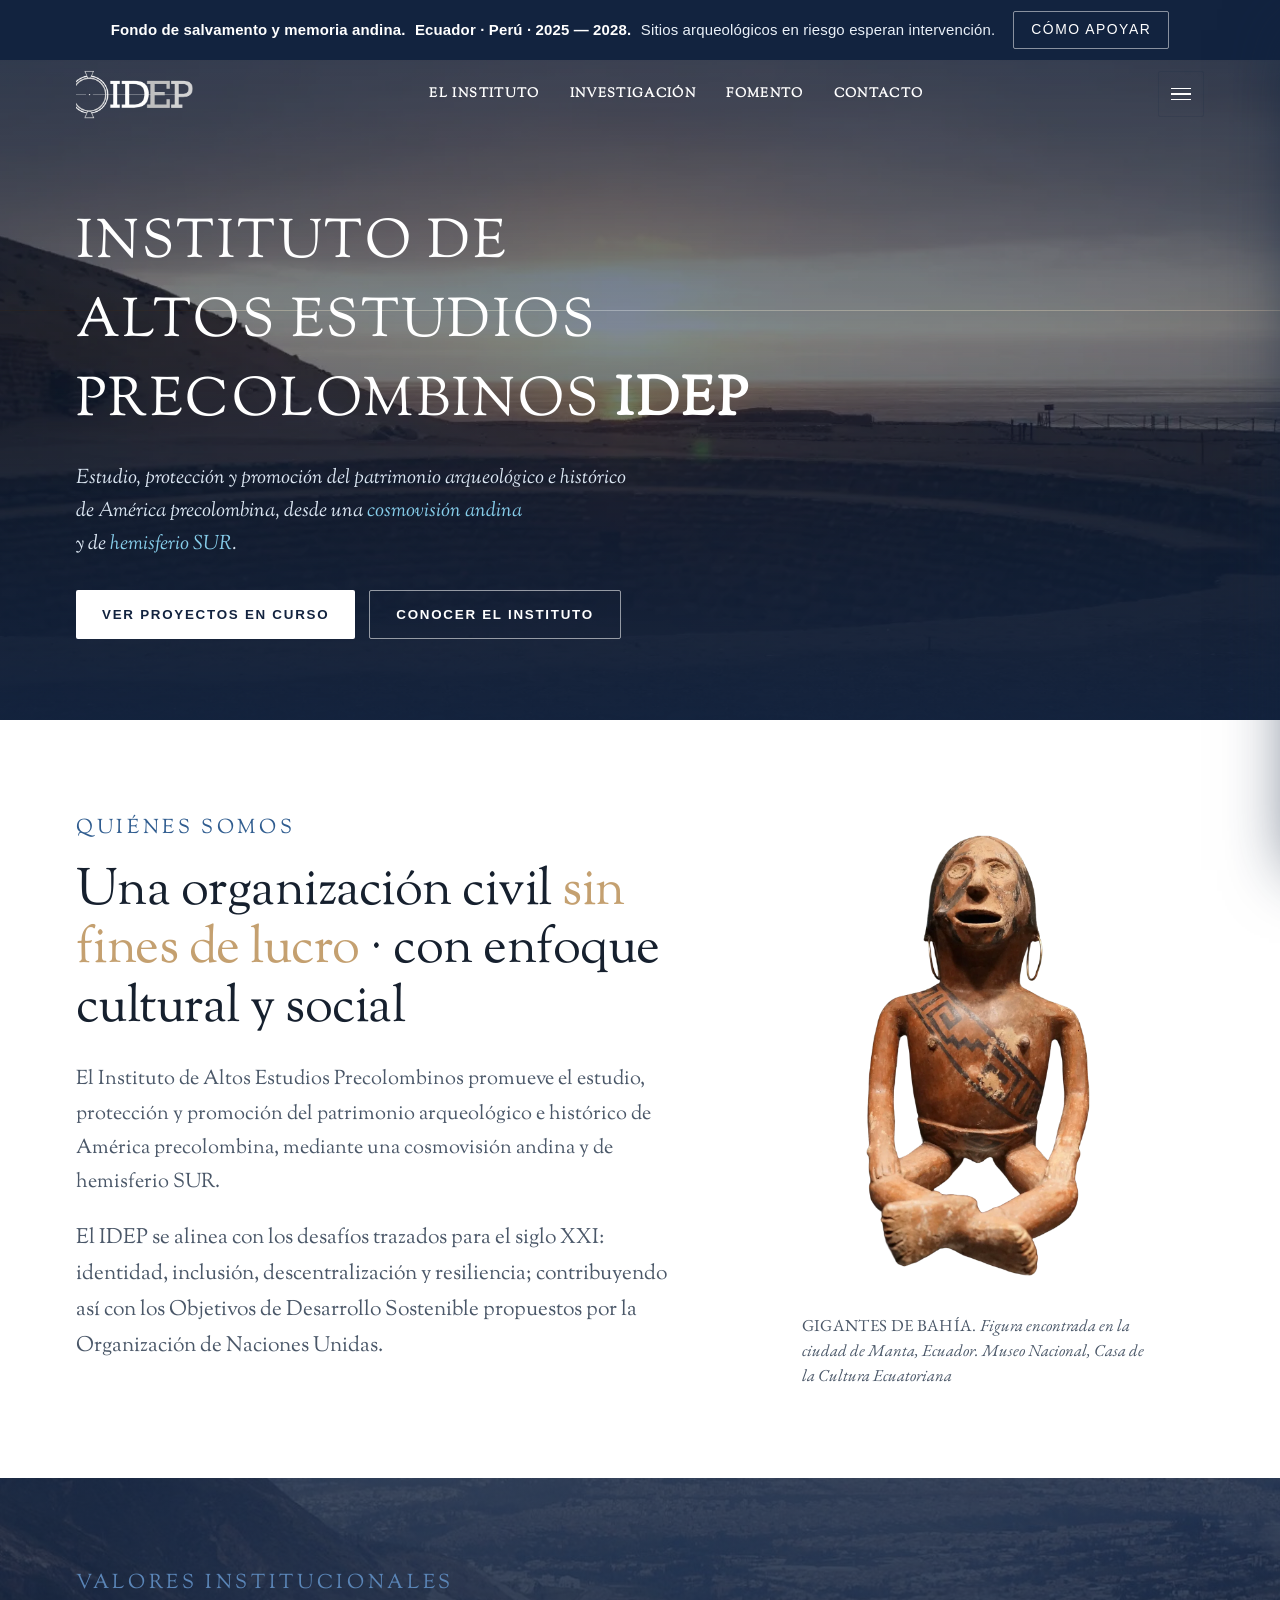
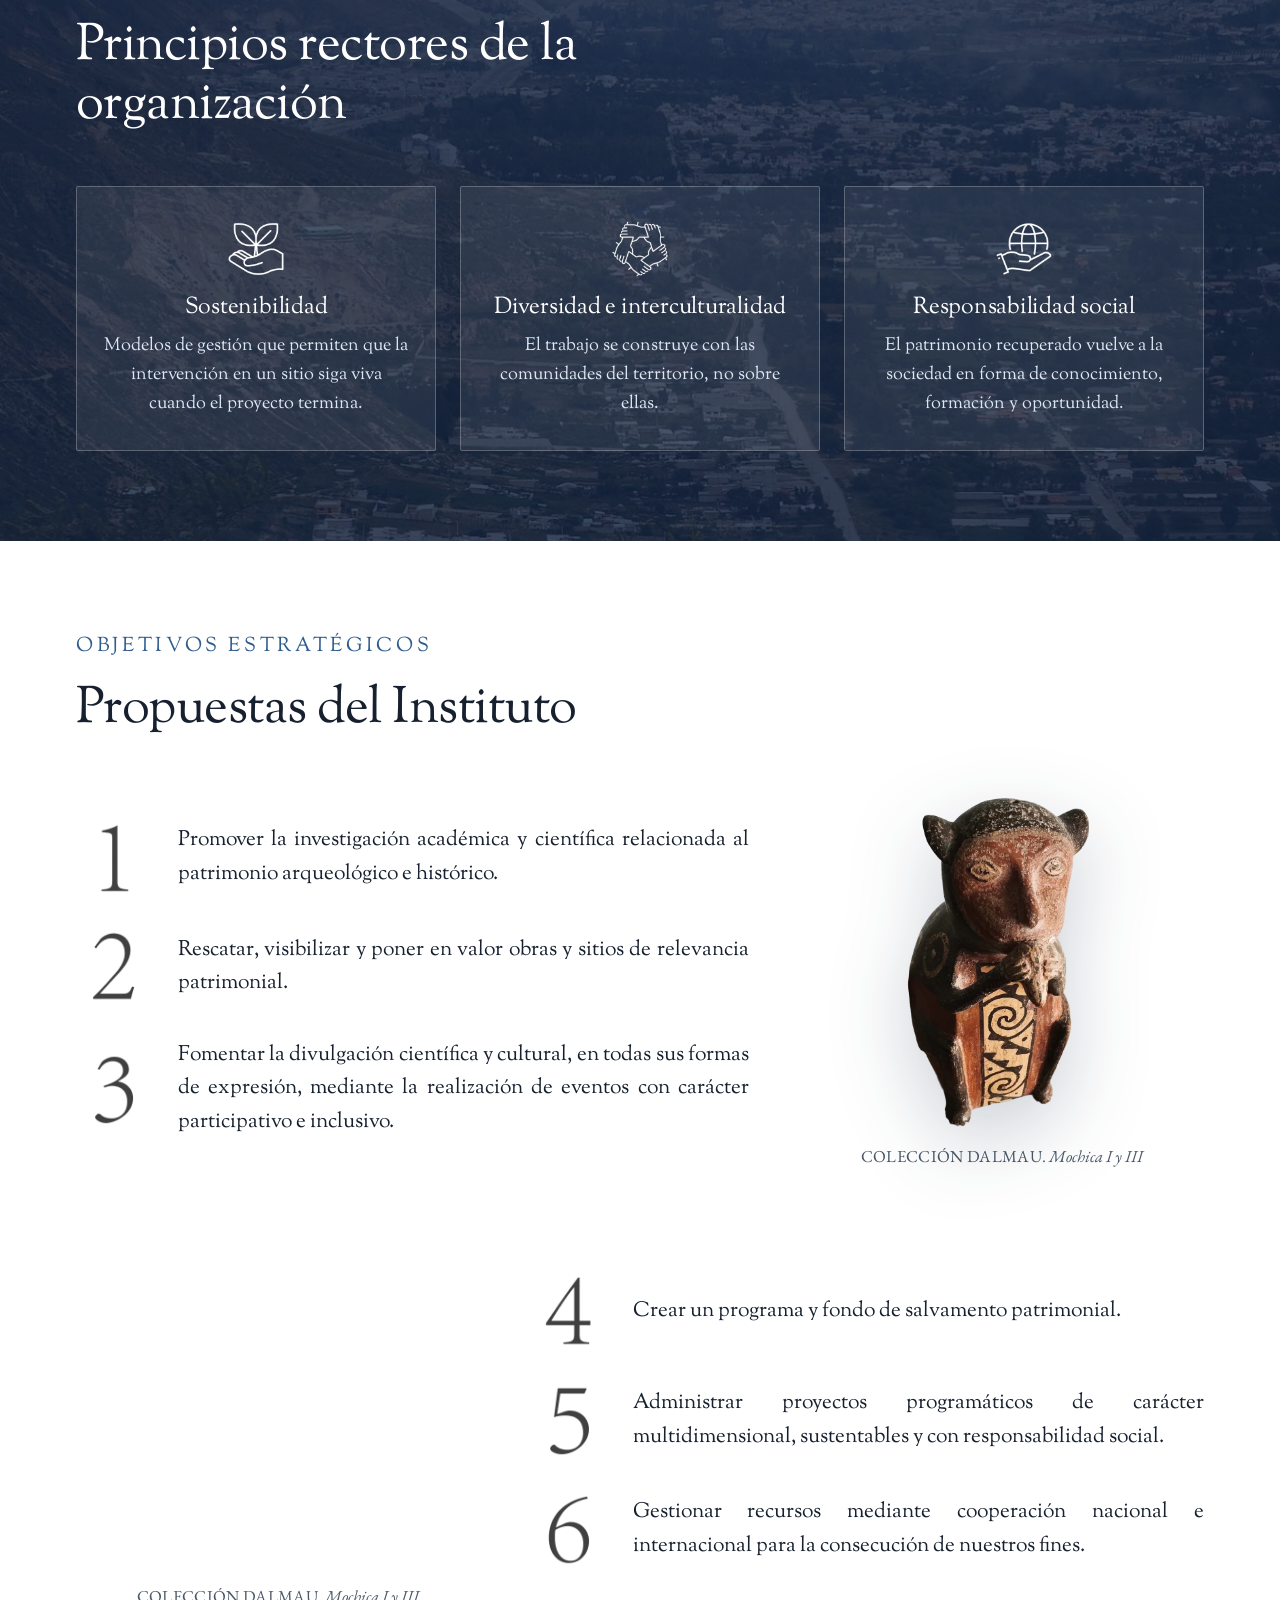
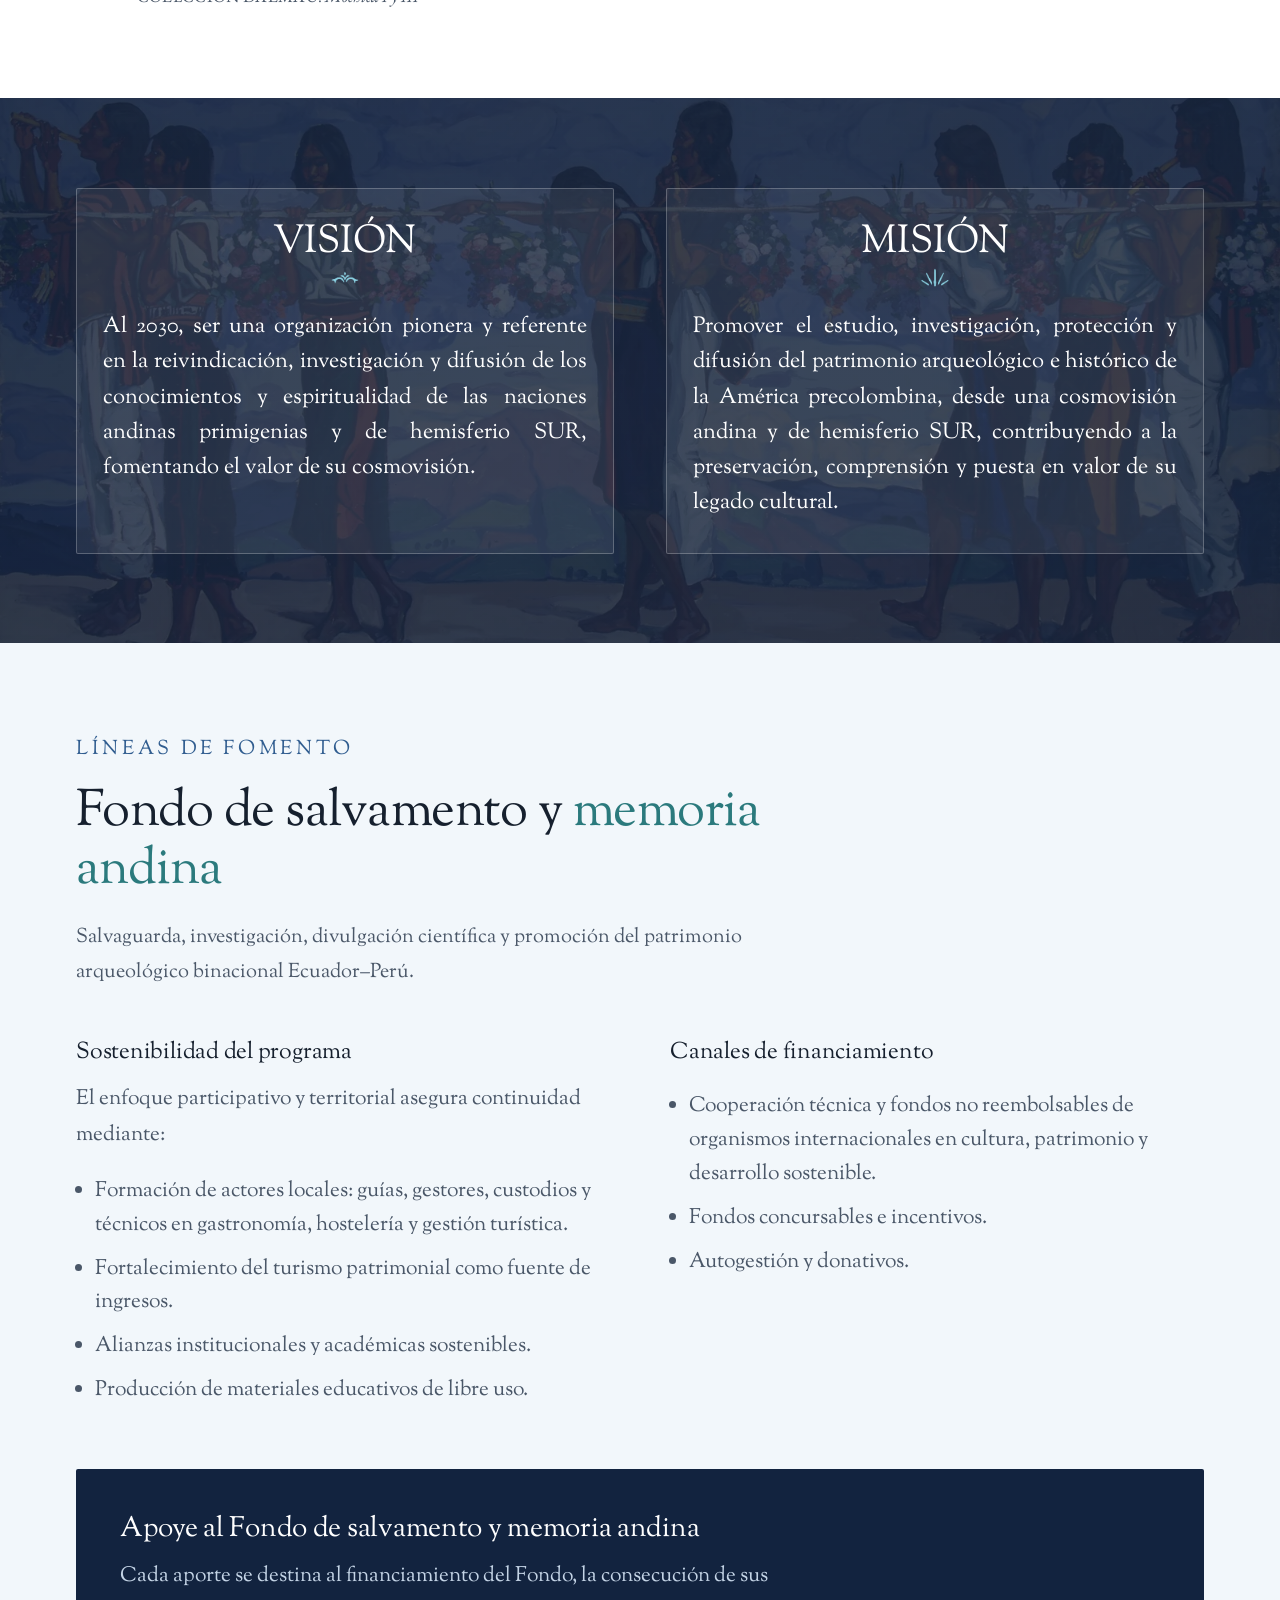
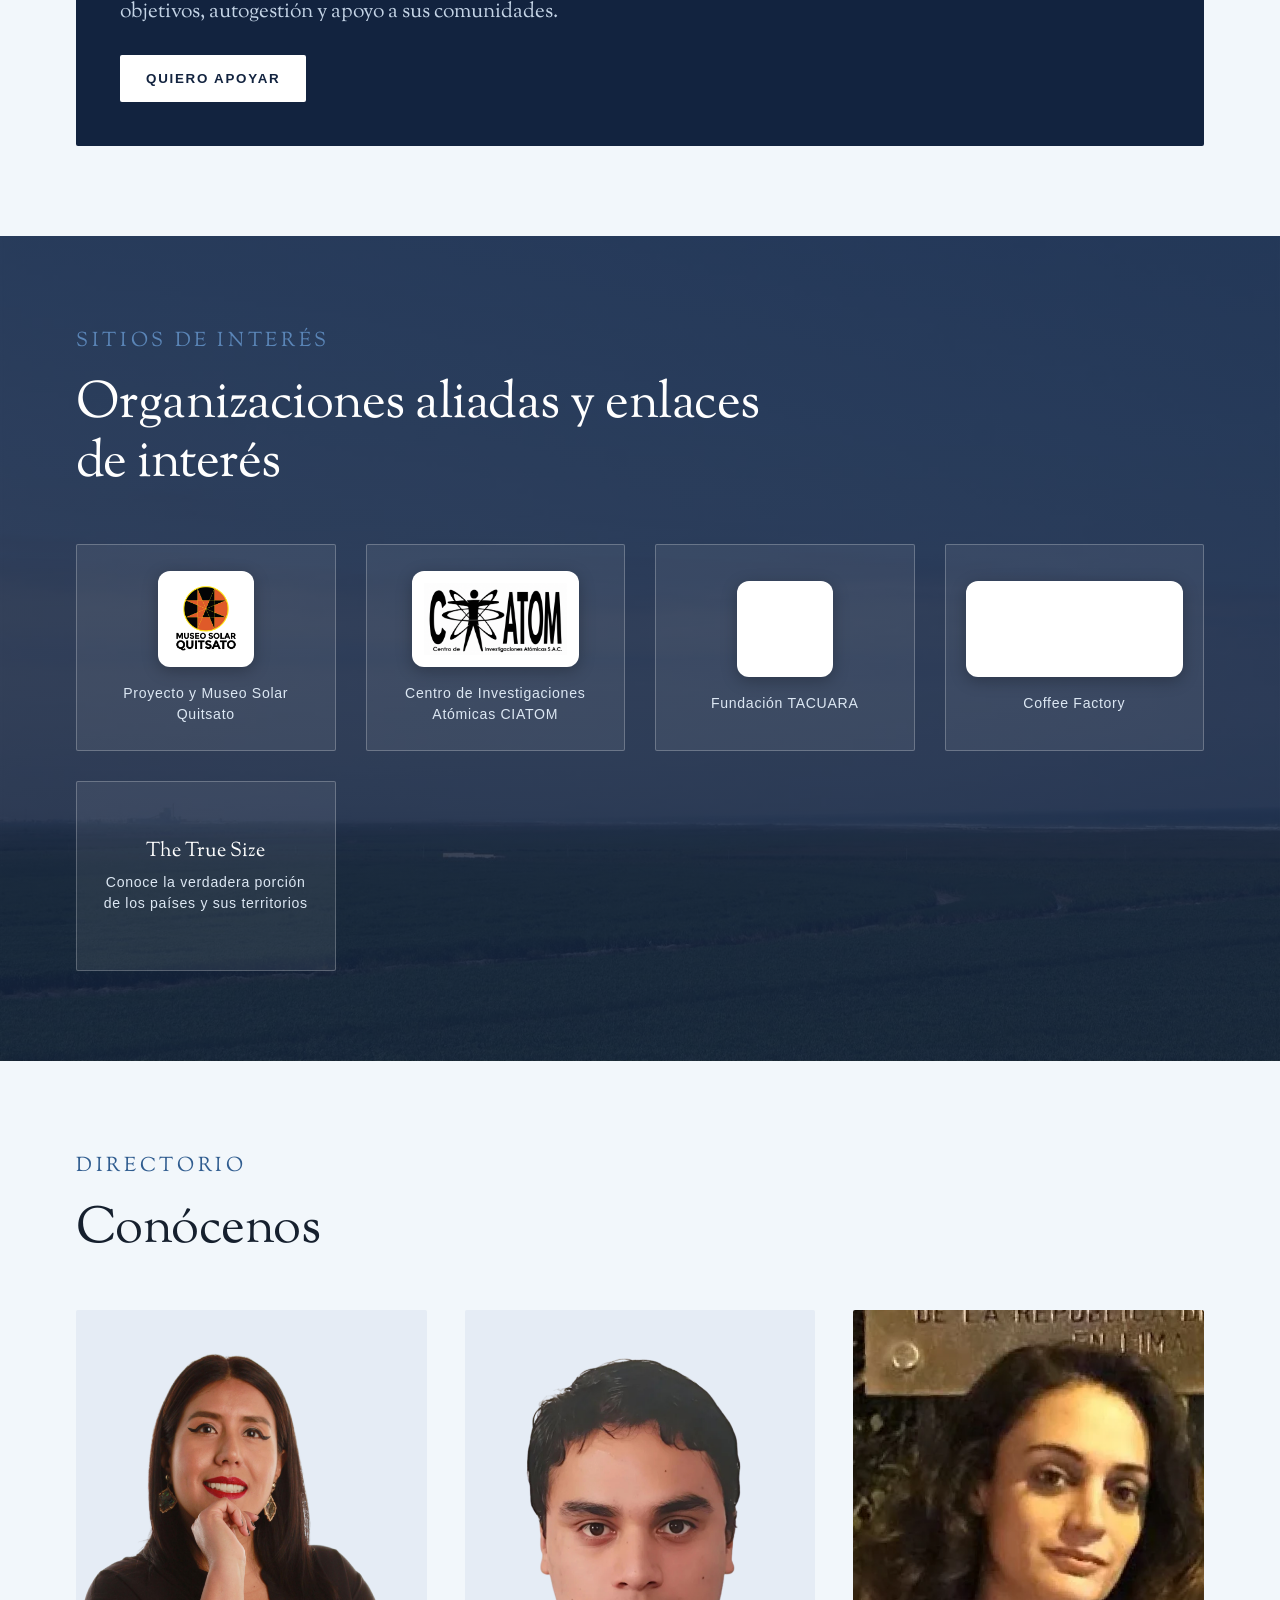
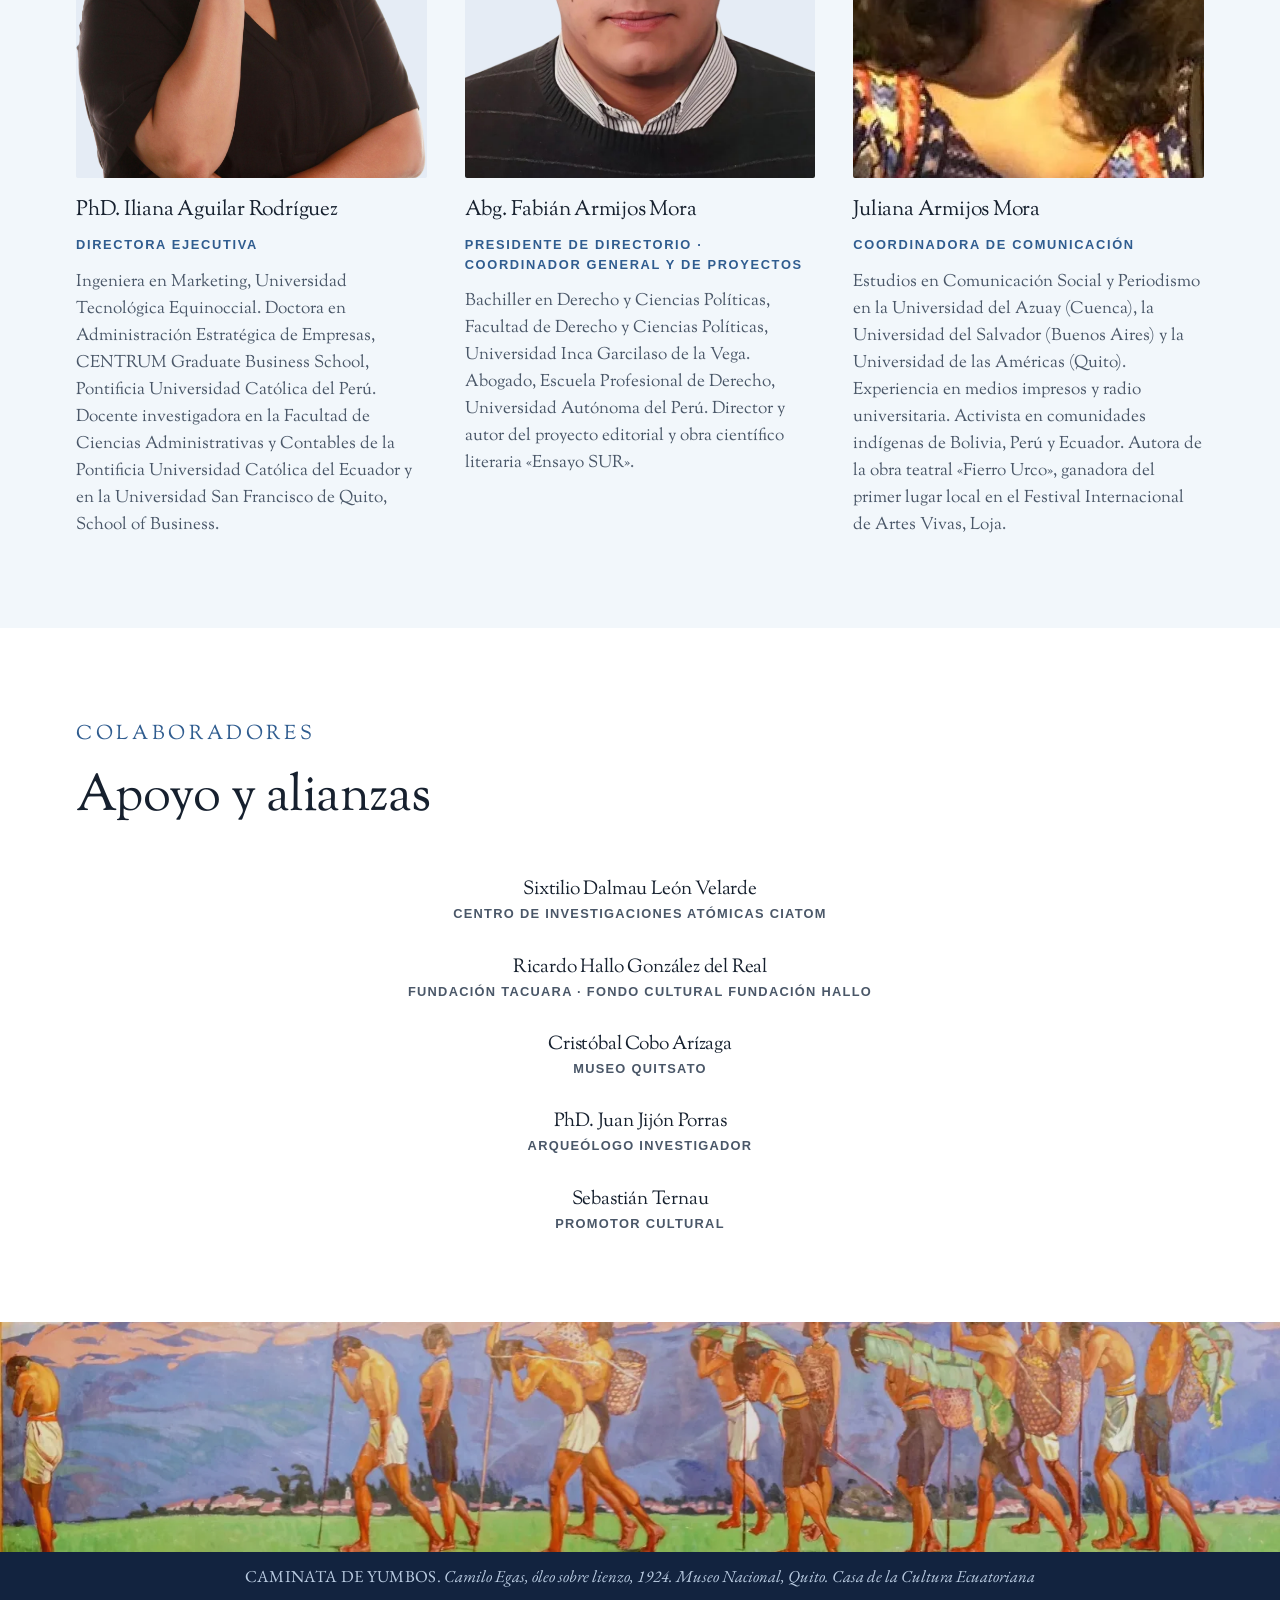
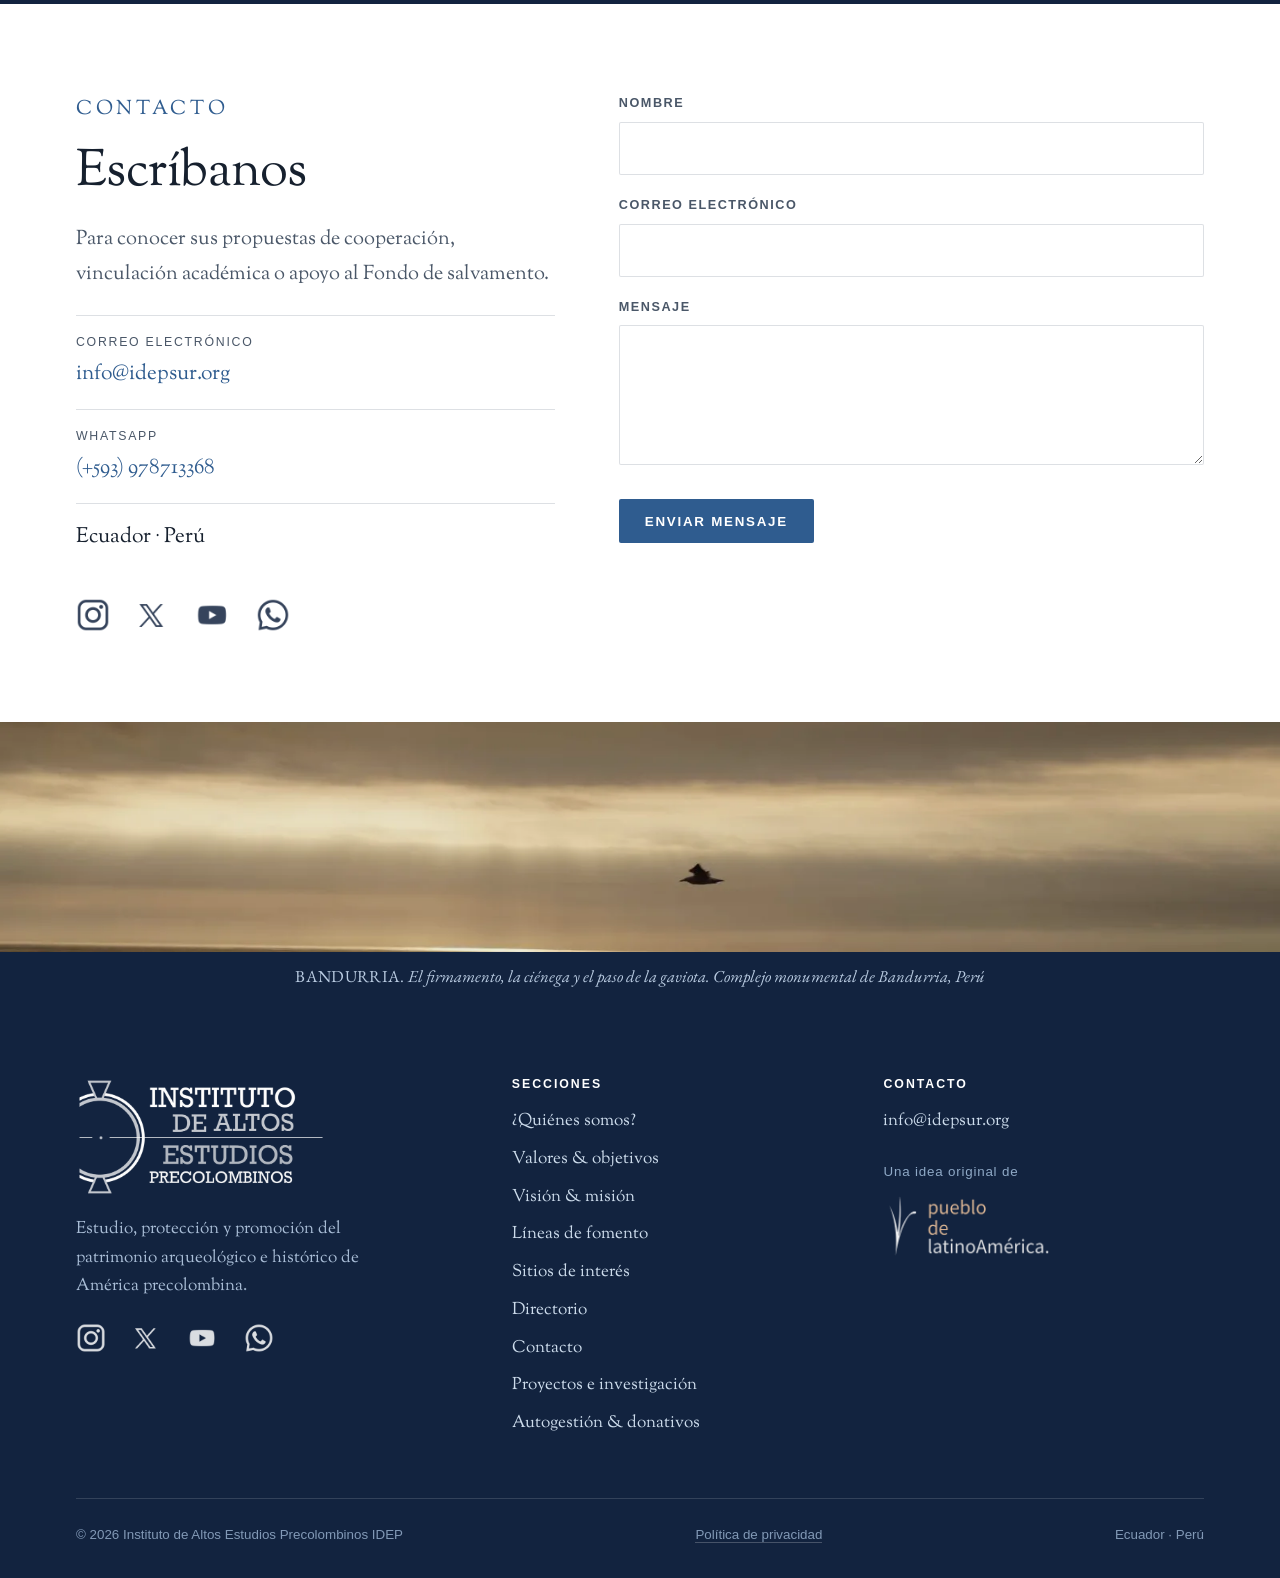
<file: index.html>
<!DOCTYPE html>
<html lang="es">
<head>
<meta charset="utf-8">
<meta name="viewport" content="width=device-width, initial-scale=1">

<!-- ===================================================================== -->
<!-- ##                                                                 ## -->
<!-- ##   QUITAR ESTA ETIQUETA ANTES DEL LANZAMIENTO OFICIAL            ## -->
<!-- ##                                                                 ## -->
<!-- ##   Mientras esté aquí, Google y los demás buscadores NO van a    ## -->
<!-- ##   mostrar el sitio en sus resultados. Es a propósito, para que  ## -->
<!-- ##   nadie encuentre la web mientras está en construcción.         ## -->
<!-- ##                                                                 ## -->
<!-- ##   El día del lanzamiento: borrar la línea <meta name="robots">  ## -->
<!-- ##   de abajo en index.html, proyectos-investigacion.html,         ## -->
<!-- ##   autogestion-donativos.html y privacidad.html.                 ## -->
<!-- ##   En gracias.html NO se borra: esa se queda siempre oculta.     ## -->
<!-- ##                                                                 ## -->
<!-- ===================================================================== -->
<meta name="robots" content="noindex, nofollow">
<!-- ===================================================================== -->

<title>IDEP · Instituto de Altos Estudios Precolombinos</title>
<meta name="description" content="Instituto sin fines de lucro dedicado al estudio, protección y difusión del patrimonio arqueológico de América precolombina. Programa binacional Ecuador–Perú.">
<link rel="canonical" href="https://idepsur.org/">
<meta name="theme-color" content="#12233f">

<link rel="icon" href="assets/favicon.ico" sizes="any">
<link rel="icon" type="image/png" href="assets/favicon-512.png">
<link rel="apple-touch-icon" href="assets/apple-touch-icon.png">

<meta property="og:type" content="website">
<meta property="og:site_name" content="Instituto de Altos Estudios Precolombinos IDEP">
<meta property="og:locale" content="es_EC">
<meta property="og:url" content="https://idepsur.org/">
<meta property="og:title" content="IDEP · Instituto de Altos Estudios Precolombinos">
<meta property="og:description" content="Organización sin fines de lucro dedicada al estudio, protección y difusión del patrimonio arqueológico de América precolombina. Ecuador y Perú.">
<meta property="og:image" content="https://idepsur.org/assets/og-idep.jpg">
<meta property="og:image:secure_url" content="https://idepsur.org/assets/og-idep.jpg">
<meta property="og:image:type" content="image/jpeg">
<meta property="og:image:width" content="1200">
<meta property="og:image:height" content="630">
<meta name="twitter:card" content="summary_large_image">
<meta name="twitter:image" content="https://idepsur.org/assets/og-idep.jpg">

<link rel="preconnect" href="https://fonts.googleapis.com">
<link rel="preconnect" href="https://fonts.gstatic.com" crossorigin>
<link href="https://fonts.googleapis.com/css2?family=Bodoni+Moda:opsz,wght@6..96,400&family=EB+Garamond:ital@0;1&family=Sorts+Mill+Goudy:ital@0;1&display=swap" rel="stylesheet">
<link rel="stylesheet" href="assets/estilos.css">

<script src="assets/pixel.js"></script>
<noscript><img height="1" width="1" style="display:none" alt=""
src="https://www.facebook.com/tr?id=1376010187844881&ev=PageView&noscript=1"></noscript>
</head>
<body>

<!--#CHROME-SUPERIOR#-->
<!-- CORRECCIÓN 1 · la barra lleva "Ecuador · Perú · 2025 — 2028".
     Las tres frases van en <span> separados para poder quebrarlas
     en tres líneas centradas en celular (PARTE 2.7). -->
<div class="barra-apoyo">
  <div class="wrap">
    <span>
      <span class="frase"><strong>Fondo de salvamento y memoria andina.</strong></span>
      <span class="frase"><strong>Ecuador · Perú · 2025 — 2028.</strong></span>
      <span class="frase">Sitios arqueológicos en riesgo esperan intervención.</span>
    </span>
    <a href="autogestion-donativos.html">Cómo apoyar</a>
  </div>
</div>

<!-- CORRECCIÓN 2 · logo de siglas. CORRECCIÓN 3 · botón de tres líneas, sin la palabra "Menú". -->
<header class="cabecera" id="cabecera">
  <div class="wrap">
    <a class="marca" href="#inicio" aria-label="IDEP, inicio">
      <img class="logo-claro" src="assets/img/logo-fondo-oscuro-web.png" width="720" height="351" alt="IDEP">
      <img class="logo-oscuro" src="assets/img/logo-siglas-oscuro-recortado.png" width="720" height="351" alt="IDEP">
    </a>

    <!-- Submenú desplegable, solo escritorio (min-width:1024px). -->
    <nav class="nav-desk" aria-label="Secciones del sitio">
      <div class="nav-item">
        <a class="nav-titulo" href="#quienes">EL INSTITUTO</a>
        <div class="nav-panel">
          <a href="#quienes"><span class="txt">¿Quiénes somos?</span><span class="ir">Ir a la página</span></a>
          <a href="#valores"><span class="txt">Valores &amp; objetivos</span><span class="ir">Ir a la página</span></a>
          <a href="#mision"><span class="txt">Visión &amp; misión</span><span class="ir">Ir a la página</span></a>
          <a href="#enlaces"><span class="txt">Sitios de interés</span><span class="ir">Ir a la página</span></a>
          <a href="#directorio"><span class="txt">Directorio</span><span class="ir">Ir a la página</span></a>
        </div>
      </div>
      <div class="nav-item">
        <a class="nav-titulo" href="proyectos-investigacion.html#lineas">INVESTIGACIÓN</a>
        <div class="nav-panel">
          <a href="proyectos-investigacion.html#lineas"><span class="txt">Líneas de trabajo</span><span class="ir">Ir a la página</span></a>
          <a href="proyectos-investigacion.html#sitios"><span class="txt">Sitios de intervención</span><span class="ir">Ir a la página</span></a>
          <a href="proyectos-investigacion.html#divulgacion"><span class="txt">Investigación &amp; divulgación</span><span class="ir">Ir a la página</span></a>
        </div>
      </div>
      <div class="nav-item">
        <a class="nav-titulo" href="#fomento">FOMENTO</a>
        <div class="nav-panel">
          <a href="#fomento"><span class="txt">Fondo de salvamento</span><span class="ir">Ir a la página</span></a>
          <a href="autogestion-donativos.html#ensayo"><span class="txt">Ensayo SUR</span><span class="ir">Ir a la página</span></a>
          <a href="autogestion-donativos.html#paquetes"><span class="txt">Paquetes de aporte</span><span class="ir">Ir a la página</span></a>
        </div>
      </div>
      <a class="nav-titulo nav-directo" href="#contacto">CONTACTO</a>
    </nav>

    <button class="btn-menu" id="btnMenu" aria-expanded="false" aria-controls="panel" aria-label="Abrir menú">
      <span class="barras" aria-hidden="true"><i></i><i></i><i></i></span>
    </button>
  </div>
</header>

<div class="velo" id="velo"></div>

<nav class="panel" id="panel" aria-label="Menú principal">
  <div class="panel-cab">
    <span>Secciones</span>
    <button class="cerrar" id="btnCerrar" aria-label="Cerrar menú">&times;</button>
  </div>
  <div class="panel-cuerpo">
    <a class="item" href="#inicio" aria-current="page">Inicio</a>
    <a class="item" href="#quienes">¿Quiénes somos?</a>
    <a class="item" href="#valores">Valores &amp; objetivos</a>
    <a class="item" href="#mision">Visión &amp; misión</a>
    <a class="item" href="#fomento">Líneas de fomento</a>
    <a class="item" href="#enlaces">Sitios de interés</a>
    <a class="item" href="#directorio">Directorio</a>
    <a class="item" href="#contacto">Contacto</a>

    <div class="grupo-otras">
      <p class="rotulo">Explorar</p>
      <a class="item externo" href="proyectos-investigacion.html">
        <span>Proyectos e investigación</span>
        <svg viewBox="0 0 24 24" fill="none" stroke="currentColor" stroke-width="1.6"
             stroke-linecap="round" stroke-linejoin="round" aria-hidden="true">
          <path d="M18 13v6a2 2 0 0 1-2 2H5a2 2 0 0 1-2-2V8a2 2 0 0 1 2-2h6"/>
          <path d="M15 3h6v6"/><path d="M10 14L21 3"/>
        </svg>
      </a>
      <a class="item externo" href="autogestion-donativos.html">
        <span>Autogestión &amp; donativos</span>
        <svg viewBox="0 0 24 24" fill="none" stroke="currentColor" stroke-width="1.6"
             stroke-linecap="round" stroke-linejoin="round" aria-hidden="true">
          <path d="M18 13v6a2 2 0 0 1-2 2H5a2 2 0 0 1-2-2V8a2 2 0 0 1 2-2h6"/>
          <path d="M15 3h6v6"/><path d="M10 14L21 3"/>
        </svg>
      </a>
    </div>
  </div>
</nav>
<!--#/CHROME-SUPERIOR#-->

<!-- CORRECCIÓN 4 · sin el rótulo "Ecuador · Perú · 2025 — 2028" encima,
     título en mayúsculas con IDEP, y bajada sin "el", "la", "la".
     PARTE 2.2 · "IDEP" va pegado a "PRECOLOMBINOS" con un espacio duro. -->
<section class="portada" id="inicio">
  <img class="portada-fondo" id="portadaFondo" src="assets/img/hero-plaza.webp"
    srcset="assets/img/hero-plaza-800.webp 800w, assets/img/hero-plaza-1280.webp 1280w, assets/img/hero-plaza.webp 1922w"
    sizes="100vw" width="1922" height="1080" fetchpriority="high" decoding="async" alt="">
  <div class="wrap">
    <h1>INSTITUTO DE <span style="white-space:nowrap">ALTOS ESTUDIOS</span> PRECOLOMBINOS&nbsp;<strong>IDEP</strong></h1>
    <p class="sub">Estudio, protección y promoción del patrimonio arqueológico e histórico de América precolombina, desde una <span style="color:#87ceeb">cosmovisión andina</span> <span style="white-space:nowrap">y de <span style="color:#87ceeb">hemisferio SUR</span>.</span></p>
    <div class="acciones">
      <a class="btn btn-solido" href="proyectos-investigacion.html">Ver proyectos en curso</a>
      <a class="btn btn-linea" href="#quienes">Conocer el instituto</a>
    </div>
  </div>
</section>

<!-- CORRECCIÓN 10 · título sin punto final. CORRECCIÓN 11 · imagen sin fondo.
     CORRECCIÓN 24 · pie de foto del cuadro. -->
<section id="quienes">
  <div class="wrap dos-col">
    <div class="rv">
      <p class="kicker">Quiénes somos</p>
      <h2>Una organización civil <span style="color:#c4a070">sin fines de lucro</span> · con enfoque cultural y social</h2>
      <p class="lead" style="margin-top:24px">El Instituto de Altos Estudios Precolombinos promueve el estudio, protección y promoción del patrimonio arqueológico e histórico de América precolombina, mediante una cosmovisión andina y de hemisferio SUR.</p>
      <p style="color:var(--tinta-suave)">El IDEP se alinea con los desafíos trazados para el siglo XXI: identidad, inclusión, descentralización y resiliencia; contribuyendo así con los Objetivos de Desarrollo Sostenible propuestos por la Organización de Naciones Unidas.</p>
    </div>
    <figure class="rv">
      <img src="assets/img/pieza-sedente.webp" width="1100" height="1533" loading="lazy" decoding="async" alt="Figura cerámica precolombina en posición sedente">
      <figcaption><span class="pie-titulo">Gigantes de Bahía.</span> <em>Figura encontrada en la ciudad de Manta, Ecuador. Museo Nacional, Casa de la Cultura Ecuatoriana</em></figcaption>
    </figure>
  </div>
</section>

<!-- CORRECCIÓN 12 · título nuevo, números sin cero, íconos.
     PARTE 2.3 · los tres íconos igualados (archivos *-igual.png). -->
<section class="celeste" id="valores">
  <div class="wrap">
    <div class="cab-seccion rv">
      <p class="kicker">Valores institucionales</p>
      <h2>Principios rectores de la organización</h2>
    </div>
    <div class="valores">
      <article class="valor">
        <div class="icono"><img src="assets/img/valor-sostenibilidad-igual.png" width="400" height="400" loading="lazy" decoding="async" alt=""></div>
        <h3>Sostenibilidad</h3>
        <p>Modelos de gestión que permiten que la intervención en un sitio siga viva cuando el proyecto termina.</p>
      </article>
      <article class="valor">
        <div class="icono"><img src="assets/img/valor-diversidad-igual.png" width="400" height="400" loading="lazy" decoding="async" alt=""></div>
        <h3>Diversidad e interculturalidad</h3>
        <p>El trabajo se construye con las comunidades del territorio, no sobre ellas.</p>
      </article>
      <article class="valor">
        <div class="icono"><img src="assets/img/valor-responsabilidad-igual.png" width="400" height="400" loading="lazy" decoding="async" alt=""></div>
        <h3>Responsabilidad social</h3>
        <p>El patrimonio recuperado vuelve a la sociedad en forma de conocimiento, formación y oportunidad.</p>
      </article>
    </div>
  </div>
</section>

<!-- CORRECCIÓN 13 y PARTE 2.6 · fondo BLANCO, números grandes en Bodoni Moda
     centrados verticalmente respecto al texto, con las dos piezas.
     Sigue el modelo de mockup-objetivos.html. -->
<section id="objetivos">
  <div class="wrap">
    <div class="cab-seccion rv">
      <p class="kicker">Objetivos estratégicos</p>
      <h2>Propuestas del Instituto</h2>
    </div>

    <div class="objetivos-zona">
    <div class="bloque rv">
      <div class="objetivos-txt">
        <div class="objetivo">
          <span class="n"><img src="assets/img/numero1-objetivos-estrategicos.webp" width="320" height="320" loading="lazy" decoding="async" alt="1"></span>
          <p>Promover la investigación académica y científica relacionada al patrimonio arqueológico e histórico.</p>
        </div>
        <div class="objetivo">
          <span class="n"><img src="assets/img/numero2-objetivos-estrategicos.webp" width="320" height="320" loading="lazy" decoding="async" alt="2"></span>
          <p>Rescatar, visibilizar y poner en valor obras y sitios de relevancia patrimonial.</p>
        </div>
        <div class="objetivo">
          <span class="n"><img src="assets/img/numero3-objetivos-estrategicos.webp" width="320" height="320" loading="lazy" decoding="async" alt="3"></span>
          <p>Fomentar la divulgación científica y cultural, en todas sus formas de expresión, mediante la realización de eventos con carácter participativo e inclusivo.</p>
        </div>
      </div>
      <div class="pieza">
        <figure>
          <img src="assets/img/pieza-felino.webp" loading="lazy" decoding="async" alt="Vasija cerámica precolombina con figura felina">
          <figcaption><span class="pie-titulo">Colección DALMAU.</span> <em>Mochica I y III</em></figcaption>
        </figure>
      </div>
    </div>

    <div class="bloque invertido rv">
      <div class="pieza">
        <figure>
          <img src="assets/img/pieza-felino-negro.webp" loading="lazy" decoding="async" alt="Vasija cerámica precolombina de cerámica negra">
          <figcaption><span class="pie-titulo">Colección DALMAU.</span> <em>Mochica I y III</em></figcaption>
        </figure>
      </div>
      <div class="objetivos-txt">
        <div class="objetivo">
          <span class="n"><img src="assets/img/numero4-objetivos-estrategicos.webp" width="320" height="320" loading="lazy" decoding="async" alt="4"></span>
          <p>Crear un programa y fondo de salvamento patrimonial.</p>
        </div>
        <div class="objetivo">
          <span class="n"><img src="assets/img/numero5-objetivos-estrategicos.webp" width="320" height="320" loading="lazy" decoding="async" alt="5"></span>
          <p>Administrar proyectos programáticos de carácter multidimensional, sustentables y con responsabilidad social.</p>
        </div>
        <div class="objetivo">
          <span class="n"><img src="assets/img/numero6-objetivos-estrategicos.webp" width="320" height="320" loading="lazy" decoding="async" alt="6"></span>
          <p>Gestionar recursos mediante cooperación nacional e internacional para la consecución de nuestros fines.</p>
        </div>
      </div>
    </div>
    </div>
  </div>
</section>

<!-- Visión y misión · una sola sección con fondo compartido azul marino,
     en dos columnas iguales en escritorio y apiladas en celular. -->
<section class="vm">
  <div class="wrap vm-grid">
    <div class="vm-col" id="vision">
      <p class="titulo-vm">Visión</p>
      <img class="simbolo-vm" src="assets/img/simbolo-1.png" alt="" loading="lazy">
      <p class="texto-vm rv">Al 2030, ser una organización pionera y referente en la reivindicación, investigación y difusión de los conocimientos y espiritualidad de las naciones andinas primigenias y de hemisferio SUR, fomentando el valor de su cosmovisión.</p>
    </div>
    <div class="vm-col" id="mision">
      <p class="titulo-vm">Misión</p>
      <img class="simbolo-vm" src="assets/img/simbolo-2.png" alt="" loading="lazy">
      <p class="texto-vm rv">Promover el estudio, investigación, protección y difusión del patrimonio arqueológico e histórico de la América precolombina, desde una cosmovisión andina y de hemisferio SUR, contribuyendo a la preservación, comprensión y puesta en valor de su legado cultural.</p>
    </div>
  </div>
</section>

<!-- CORRECCIÓN 17 · el cuadro azul cambia de título y lleva a donativos. -->
<section class="celeste" id="fomento">
  <div class="wrap">
    <div class="cab-seccion rv">
      <p class="kicker">Líneas de fomento</p>
      <h2>Fondo de salvamento y <span style="color:#2b7a7d">memoria andina</span></h2>
      <p class="lead">Salvaguarda, investigación, divulgación científica y promoción del patrimonio arqueológico binacional Ecuador–Perú.</p>
    </div>

    <div class="fomento-grid">
      <div class="bloque-lista rv">
        <h3>Sostenibilidad del programa</h3>
        <p style="color:var(--tinta-suave);margin-top:0">El enfoque participativo y territorial asegura continuidad mediante:</p>
        <ul>
          <li>Formación de actores locales: guías, gestores, custodios y técnicos en gastronomía, hostelería y gestión turística.</li>
          <li>Fortalecimiento del turismo patrimonial como fuente de ingresos.</li>
          <li>Alianzas institucionales y académicas sostenibles.</li>
          <li>Producción de materiales educativos de libre uso.</li>
        </ul>
      </div>
      <div class="bloque-lista rv">
        <h3>Canales de financiamiento</h3>
        <ul style="margin-top:24px">
          <li>Cooperación técnica y fondos no reembolsables de organismos internacionales en cultura, patrimonio y desarrollo sostenible.</li>
          <li>Fondos concursables e incentivos.</li>
          <li>Autogestión y donativos.</li>
        </ul>
      </div>
    </div>

    <div class="caja-apoyo rv">
      <h3>Apoye al Fondo de salvamento y memoria andina</h3>
      <p>Cada aporte se destina al financiamiento del Fondo, la consecución de sus objetivos, autogestión y apoyo a sus comunidades.</p>
      <a class="btn btn-solido" href="autogestion-donativos.html">Quiero apoyar</a>
    </div>
  </div>
</section>

<!-- CORRECCIÓN 19 · título nuevo. PARTE 2.10 · cuatro logos y una entrada de solo texto. -->
<section id="enlaces">
  <div class="wrap">
    <div class="cab-seccion rv">
      <p class="kicker">Sitios de interés</p>
      <h2>Organizaciones aliadas y enlaces de interés</h2>
    </div>
    <div class="aliados">
      <a class="aliado rv" href="https://quitsato.org/" target="_blank" rel="noopener">
        <span class="marco"><img src="assets/img/aliados/quitsato.png" width="512" height="512" loading="lazy" decoding="async" alt="Quitsato"></span>
        <span class="nombre">Proyecto y Museo Solar Quitsato</span>
      </a>
      <a class="aliado rv" href="https://ciatom.com/" target="_blank" rel="noopener">
        <span class="marco"><img src="assets/img/aliados/ciatom.png" width="1768" height="890" loading="lazy" decoding="async" alt="CIATOM"></span>
        <span class="nombre">Centro de Investigaciones Atómicas CIATOM</span>
      </a>
      <a class="aliado rv" href="https://www.instagram.com/tacuara.ec/" target="_blank" rel="noopener">
        <span class="marco"><img src="assets/img/aliados/tacuara.png" width="1254" height="1254" loading="lazy" decoding="async" alt="Fundación TACUARA"></span>
        <span class="nombre">Fundación TACUARA</span>
      </a>
      <div class="aliado rv">
        <span class="marco"><img src="assets/img/aliados/coffee-factory.png" width="1743" height="648" loading="lazy" decoding="async" alt="Coffee Factory"></span>
        <span class="nombre">Coffee Factory</span>
      </div>
      <a class="aliado solo-texto rv" href="https://thetruesize.com/" target="_blank" rel="noopener">
        <span class="titulo">The True Size</span>
        <span class="nombre">Conoce la verdadera porción de los países y sus territorios</span>
      </a>
    </div>
  </div>
</section>

<!-- CORRECCIÓN 20 · "Directiva" pasa a "Directorio" y el título a "Conócenos".
     PARTE 2.4 · es una sección separada de "Quiénes somos".
     PARTE 2.5 · Juliana queda con el recuadro de fotografía pendiente.
     Va justo antes de Contacto, en el mismo orden que el menú. -->
<section class="celeste" id="directorio">
  <div class="wrap">
    <div class="cab-seccion rv">
      <p class="kicker">Directorio</p>
      <h2>Conócenos</h2>
    </div>
    <div class="equipo">
      <article class="persona rv">
        <div class="retrato"><img src="assets/img/equipo-iliana.png" width="672" height="894" loading="lazy" decoding="async" alt="PhD. Iliana Aguilar Rodríguez"></div>
        <h3>PhD. Iliana Aguilar Rodríguez</h3>
        <p class="cargo">Directora Ejecutiva</p>
        <p class="bio">Ingeniera en Marketing, Universidad Tecnológica Equinoccial. Doctora en Administración Estratégica de Empresas, CENTRUM Graduate Business School, Pontificia Universidad Católica del Perú. Docente investigadora en la Facultad de Ciencias Administrativas y Contables de la Pontificia Universidad Católica del Ecuador y en la Universidad San Francisco de Quito, School of Business.</p>
      </article>
      <article class="persona rv">
        <div class="retrato"><img src="assets/img/fabian-armijos-mora.png" width="672" height="894" loading="lazy" decoding="async" alt="Abg. Fabián Armijos Mora"></div>
        <h3>Abg. Fabián Armijos Mora</h3>
        <p class="cargo">Presidente de Directorio · Coordinador General y de Proyectos</p>
        <p class="bio">Bachiller en Derecho y Ciencias Políticas, Facultad de Derecho y Ciencias Políticas, Universidad Inca Garcilaso de la Vega. Abogado, Escuela Profesional de Derecho, Universidad Autónoma del Perú. Director y autor del proyecto editorial y obra científico literaria «Ensayo SUR».</p>
      </article>
      <article class="persona rv">
        <div class="retrato"><img src="assets/img/juliana-armijos-mora.webp" width="683" height="599" loading="lazy" decoding="async" alt="Juliana Armijos Mora"></div>
        <h3>Juliana Armijos Mora</h3>
        <p class="cargo">Coordinadora de Comunicación</p>
        <p class="bio">Estudios en Comunicación Social y Periodismo en la Universidad del Azuay (Cuenca), la Universidad del Salvador (Buenos Aires) y la Universidad de las Américas (Quito). Experiencia en medios impresos y radio universitaria. Activista en comunidades indígenas de Bolivia, Perú y Ecuador. Autora de la obra teatral «Fierro Urco», ganadora del primer lugar local en el Festival Internacional de Artes Vivas, Loja.</p>
      </article>
    </div>
  </div>
</section>

<!-- Colaboradores: mismo formato que el Directorio, pero sin foto. -->
<section id="colaboradores">
  <div class="wrap">
    <div class="cab-seccion rv">
      <p class="kicker">Colaboradores</p>
      <h2>Apoyo y alianzas</h2>
    </div>
    <div class="equipo equipo-fila">
      <article class="persona sin-foto rv">
        <h3>Sixtilio Dalmau León Velarde</h3>
        <p class="cargo">Centro de Investigaciones Atómicas CIATOM</p>
      </article>
      <article class="persona sin-foto rv">
        <h3>Ricardo Hallo González del Real</h3>
        <p class="cargo">Fundación Tacuara<span class="sep-desk"> · </span><br class="br-mob">Fondo cultural Fundación Hallo</p>
      </article>
      <article class="persona sin-foto rv">
        <h3>Cristóbal Cobo Arízaga</h3>
        <p class="cargo">Museo Quitsato</p>
      </article>
      <article class="persona sin-foto rv">
        <h3>PhD. Juan Jijón Porras</h3>
        <p class="cargo">Arqueólogo investigador</p>
      </article>
      <article class="persona sin-foto rv">
        <h3>Sebastián Ternau</h3>
        <p class="cargo">Promotor Cultural</p>
      </article>
    </div>
  </div>
</section>

<div class="franja">
  <div class="marco"><img src="assets/img/franja-yumbos.webp"
    srcset="assets/img/franja-yumbos-900.webp 900w, assets/img/franja-yumbos-1600.webp 1600w, assets/img/franja-yumbos.webp 2400w"
    sizes="100vw" width="2400" height="578" loading="lazy" decoding="async"
    alt="Caminata de yumbos, óleo de Camilo Egas"></div>
  <figcaption><span class="pie-titulo">Caminata de yumbos.</span> <em>Camilo Egas, óleo sobre lienzo, 1924. Museo Nacional, Quito. Casa de la Cultura Ecuatoriana</em></figcaption>
</div>

<!-- CORRECCIÓN 21 · solo info@idepsur.org y el texto nuevo. -->
<section id="contacto">
  <div class="wrap contacto-grid">
    <div class="rv">
      <p class="kicker">Contacto</p>
      <h2>Escríbanos</h2>
      <p class="lead" style="margin-top:20px">Para conocer sus propuestas de cooperación, vinculación académica o apoyo al Fondo de salvamento.</p>
      <ul class="correos">
        <li><span class="rol">Correo electrónico</span><a href="mailto:info@idepsur.org">info@idepsur.org</a></li>
        <li><span class="rol">WhatsApp</span><a href="https://wa.me/593978713368" target="_blank" rel="noopener">(+593) 978713368</a></li>
        <li>Ecuador · Perú</li>
      </ul>
      <!-- PARTE 2.11 · misma fila de iconos, aquí en la versión oscura. -->
      <div class="redes grande" style="margin-top:26px">
        <a href="https://www.instagram.com/pueblodelatinoamerica/" target="_blank" rel="noopener" aria-label="Instagram"><img src="assets/img/icono-instagram.png" width="160" height="160" loading="lazy" decoding="async" alt="Instagram"></a>
        <a href="https://x.com/IdepSur" target="_blank" rel="noopener" aria-label="X"><img src="assets/img/icono-x.png" width="160" height="160" loading="lazy" decoding="async" alt="X"></a>
        <a href="https://www.youtube.com/playlist?list=PLWsQ3fmvFlFwiF9nfafirtIRTWFQOVO8X" target="_blank" rel="noopener" aria-label="YouTube"><img src="assets/img/icono-youtube.png" width="160" height="160" loading="lazy" decoding="async" alt="YouTube"></a>
        <a href="https://wa.me/593978713368" target="_blank" rel="noopener" aria-label="WhatsApp"><img src="assets/img/icono-whatsapp.png" width="160" height="160" loading="lazy" decoding="async" alt="WhatsApp"></a>
      </div>
    </div>
    <div class="rv">
      <form id="formContacto">
        <label for="nombre">Nombre</label>
        <input type="text" id="nombre" name="nombre" autocomplete="name" required>
        <label for="correo">Correo electrónico</label>
        <input type="email" id="correo" name="correo" autocomplete="email" required>
        <label for="mensaje">Mensaje</label>
        <textarea id="mensaje" name="mensaje" required></textarea>
        <button class="btn btn-azul" type="submit">Enviar mensaje</button>
        <p class="aviso-form" id="avisoForm"></p>
      </form>
    </div>
  </div>
</section>

<!-- CORRECCIÓN 22 · franja entre contacto y el pie. -->
<div class="franja">
  <div class="marco"><img src="assets/img/franja-bandurria.webp"
    srcset="assets/img/franja-bandurria-900.webp 900w, assets/img/franja-bandurria-1600.webp 1600w, assets/img/franja-bandurria.webp 2400w"
    sizes="100vw" width="2400" height="662" loading="lazy" decoding="async"
    alt="Vista del complejo monumental de Bandurria, Perú"></div>
  <figcaption><span class="pie-titulo">Bandurria.</span> <em>El firmamento, la ciénega y el paso de la gaviota. Complejo monumental de Bandurria, Perú</em></figcaption>
</div>

<!--#CHROME-INFERIOR#-->
<footer class="pie">
  <div class="wrap">
    <div class="pie-grid">
      <div>
        <img class="logo" src="assets/img/logo-blanco-solido-recortado.png" width="720" height="345" loading="lazy" decoding="async" alt="IDEP">
        <p style="max-width:38ch;margin:0">Estudio, protección y promoción del patrimonio arqueológico e histórico de América precolombina.</p>
        <!-- PARTE 2.11 · los cuatro iconos en fila, mismo tamaño y mismo color. -->
        <div class="redes">
          <a href="https://www.instagram.com/pueblodelatinoamerica/" target="_blank" rel="noopener" aria-label="Instagram"><img src="assets/img/icono-blanco-instagram.png" width="160" height="160" loading="lazy" decoding="async" alt="Instagram"></a>
          <a href="https://x.com/IdepSur" target="_blank" rel="noopener" aria-label="X"><img src="assets/img/icono-blanco-x.png" width="160" height="160" loading="lazy" decoding="async" alt="X"></a>
          <a href="https://www.youtube.com/playlist?list=PLWsQ3fmvFlFwiF9nfafirtIRTWFQOVO8X" target="_blank" rel="noopener" aria-label="YouTube"><img src="assets/img/icono-blanco-youtube.png" width="160" height="160" loading="lazy" decoding="async" alt="YouTube"></a>
          <a href="https://wa.me/593978713368" target="_blank" rel="noopener" aria-label="WhatsApp"><img src="assets/img/icono-blanco-whatsapp.png" width="160" height="160" loading="lazy" decoding="async" alt="WhatsApp"></a>
        </div>
      </div>
      <div>
        <h4>Secciones</h4>
        <ul>
          <li><a href="#quienes">¿Quiénes somos?</a></li>
          <li><a href="#valores">Valores &amp; objetivos</a></li>
          <li><a href="#mision">Visión &amp; misión</a></li>
          <li><a href="#fomento">Líneas de fomento</a></li>
          <li><a href="#enlaces">Sitios de interés</a></li>
          <li><a href="#directorio">Directorio</a></li>
          <li><a href="#contacto">Contacto</a></li>
          <li><a href="proyectos-investigacion.html">Proyectos e investigación</a></li>
          <li><a href="autogestion-donativos.html">Autogestión &amp; donativos</a></li>
        </ul>
      </div>
      <div>
        <h4>Contacto</h4>
        <!-- CORRECCIÓN 23 · un solo correo. -->
        <ul>
          <li><a href="mailto:info@idepsur.org">info@idepsur.org</a></li>
        </ul>
        <p class="idea">Una idea original de</p>
        <a href="https://x.com/IdepSur" target="_blank" rel="noopener" aria-label="pueblo de latinoAmérica en X">
          <img class="logo-2" src="assets/img/pueblo-de-latinoamerica.webp" width="700" height="279" loading="lazy" decoding="async" alt="pueblo de latinoAmérica">
        </a>
      </div>
    </div>
    <div class="legal">
      <span>© <span id="anio">2026</span> Instituto de Altos Estudios Precolombinos IDEP</span>
      <span><a href="privacidad.html">Política de privacidad</a></span>
      <span>Ecuador · Perú</span>
    </div>
  </div>
</footer>
<!--#/CHROME-INFERIOR#-->

<script src="assets/menu.js"></script>
</body>
</html>
</file>
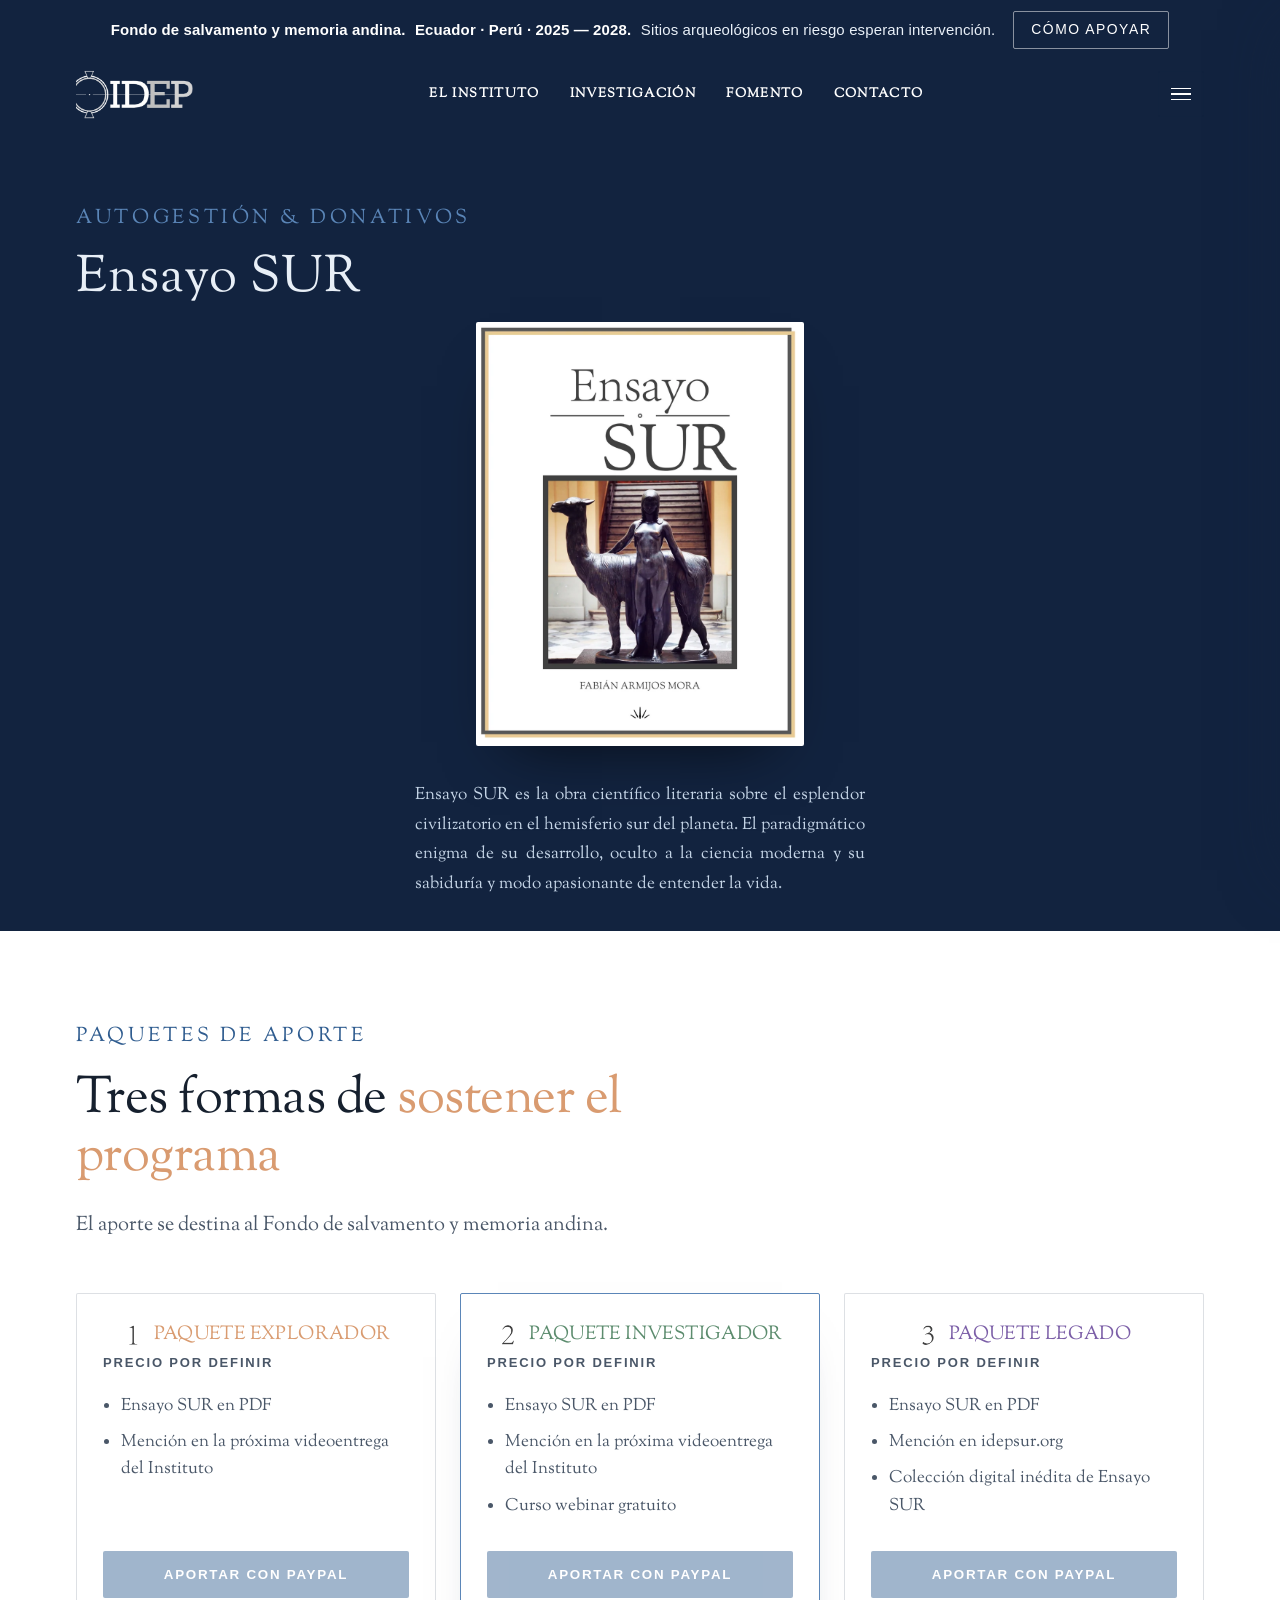
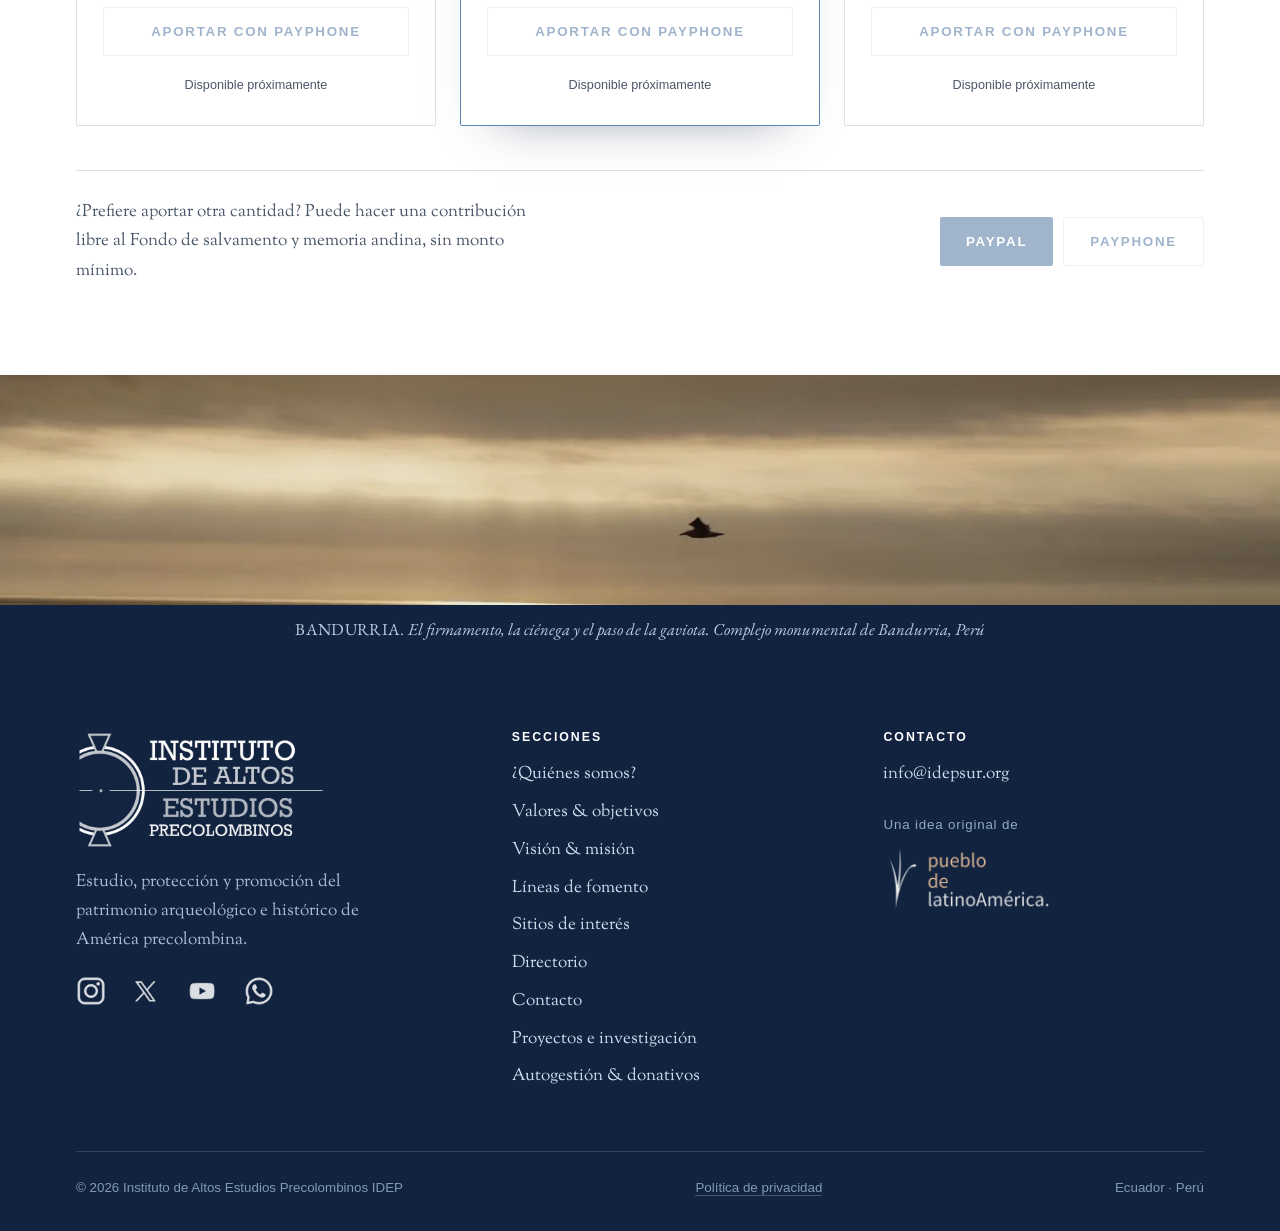
<file: autogestion-donativos.html>
<!DOCTYPE html>
<html lang="es">
<head>
<meta charset="utf-8">
<meta name="viewport" content="width=device-width, initial-scale=1">

<!-- ===================================================================== -->
<!-- ##                                                                 ## -->
<!-- ##   QUITAR ESTA ETIQUETA ANTES DEL LANZAMIENTO OFICIAL            ## -->
<!-- ##                                                                 ## -->
<!-- ##   Mientras esté aquí, Google y los demás buscadores NO van a    ## -->
<!-- ##   mostrar el sitio en sus resultados. Es a propósito, para que  ## -->
<!-- ##   nadie encuentre la web mientras está en construcción.         ## -->
<!-- ##                                                                 ## -->
<!-- ##   El día del lanzamiento: borrar la línea <meta name="robots">  ## -->
<!-- ##   de abajo en index.html, proyectos-investigacion.html,         ## -->
<!-- ##   autogestion-donativos.html y privacidad.html.                 ## -->
<!-- ##   En gracias.html NO se borra: esa se queda siempre oculta.     ## -->
<!-- ##                                                                 ## -->
<!-- ===================================================================== -->
<meta name="robots" content="noindex, nofollow">
<!-- ===================================================================== -->

<title>Autogestión &amp; donativos · IDEP</title>
<meta name="description" content="Ensayo SUR y los tres paquetes de aporte que sostienen el Fondo de salvamento y memoria andina: intervención de sitios arqueológicos en Ecuador y Perú.">
<link rel="canonical" href="https://idepsur.org/autogestion-donativos.html">
<meta name="theme-color" content="#12233f">

<link rel="icon" href="assets/favicon.ico" sizes="any">
<link rel="icon" type="image/png" href="assets/favicon-512.png">
<link rel="apple-touch-icon" href="assets/apple-touch-icon.png">

<meta property="og:type" content="website">
<meta property="og:site_name" content="Instituto de Altos Estudios Precolombinos IDEP">
<meta property="og:locale" content="es_EC">
<meta property="og:url" content="https://idepsur.org/autogestion-donativos.html">
<meta property="og:title" content="Autogestión &amp; donativos · IDEP">
<meta property="og:description" content="Ensayo SUR y los paquetes de aporte que sostienen la intervención de los sitios arqueológicos del programa.">
<meta property="og:image" content="https://idepsur.org/assets/og-idep.jpg">
<meta property="og:image:secure_url" content="https://idepsur.org/assets/og-idep.jpg">
<meta property="og:image:type" content="image/jpeg">
<meta property="og:image:width" content="1200">
<meta property="og:image:height" content="630">
<meta name="twitter:card" content="summary_large_image">
<meta name="twitter:image" content="https://idepsur.org/assets/og-idep.jpg">

<link rel="preconnect" href="https://fonts.googleapis.com">
<link rel="preconnect" href="https://fonts.gstatic.com" crossorigin>
<link href="https://fonts.googleapis.com/css2?family=Bodoni+Moda:opsz,wght@6..96,400&family=EB+Garamond:ital@0;1&family=Sorts+Mill+Goudy:ital@0;1&display=swap" rel="stylesheet">
<link rel="stylesheet" href="assets/estilos.css">

<script src="assets/pixel.js"></script>
<noscript><img height="1" width="1" style="display:none" alt=""
src="https://www.facebook.com/tr?id=1376010187844881&ev=PageView&noscript=1"></noscript>
</head>
<body>

<!--#CHROME-SUPERIOR#-->
<!-- CORRECCIÓN 1 · la barra lleva "Ecuador · Perú · 2025 — 2028".
     Las tres frases van en <span> separados para poder quebrarlas
     en tres líneas centradas en celular (PARTE 2.7). -->
<div class="barra-apoyo">
  <div class="wrap">
    <span>
      <span class="frase"><strong>Fondo de salvamento y memoria andina.</strong></span>
      <span class="frase"><strong>Ecuador · Perú · 2025 — 2028.</strong></span>
      <span class="frase">Sitios arqueológicos en riesgo esperan intervención.</span>
    </span>
    <a href="autogestion-donativos.html">Cómo apoyar</a>
  </div>
</div>

<!-- CORRECCIÓN 2 · logo de siglas. CORRECCIÓN 3 · botón de tres líneas, sin la palabra "Menú". -->
<header class="cabecera" id="cabecera">
  <div class="wrap">
    <a class="marca" href="index.html" aria-label="IDEP, inicio">
      <img class="logo-claro" src="assets/img/logo-fondo-oscuro-web.png" width="720" height="351" alt="IDEP">
      <img class="logo-oscuro" src="assets/img/logo-siglas-oscuro-recortado.png" width="720" height="351" alt="IDEP">
    </a>

    <!-- Submenú desplegable, solo escritorio (min-width:1024px). -->
    <nav class="nav-desk" aria-label="Secciones del sitio">
      <div class="nav-item">
        <a class="nav-titulo" href="index.html#quienes">EL INSTITUTO</a>
        <div class="nav-panel">
          <a href="index.html#quienes"><span class="txt">¿Quiénes somos?</span><span class="ir">Ir a la página</span></a>
          <a href="index.html#valores"><span class="txt">Valores &amp; objetivos</span><span class="ir">Ir a la página</span></a>
          <a href="index.html#mision"><span class="txt">Visión &amp; misión</span><span class="ir">Ir a la página</span></a>
          <a href="index.html#enlaces"><span class="txt">Sitios de interés</span><span class="ir">Ir a la página</span></a>
          <a href="index.html#directorio"><span class="txt">Directorio</span><span class="ir">Ir a la página</span></a>
        </div>
      </div>
      <div class="nav-item">
        <a class="nav-titulo" href="proyectos-investigacion.html#lineas">INVESTIGACIÓN</a>
        <div class="nav-panel">
          <a href="proyectos-investigacion.html#lineas"><span class="txt">Líneas de trabajo</span><span class="ir">Ir a la página</span></a>
          <a href="proyectos-investigacion.html#sitios"><span class="txt">Sitios de intervención</span><span class="ir">Ir a la página</span></a>
          <a href="proyectos-investigacion.html#divulgacion"><span class="txt">Investigación &amp; divulgación</span><span class="ir">Ir a la página</span></a>
        </div>
      </div>
      <div class="nav-item">
        <a class="nav-titulo" href="#paquetes">FOMENTO</a>
        <div class="nav-panel">
          <a href="index.html#fomento"><span class="txt">Fondo de salvamento</span><span class="ir">Ir a la página</span></a>
          <a href="#ensayo"><span class="txt">Ensayo SUR</span><span class="ir">Ir a la página</span></a>
          <a href="#paquetes"><span class="txt">Paquetes de aporte</span><span class="ir">Ir a la página</span></a>
        </div>
      </div>
      <a class="nav-titulo nav-directo" href="index.html#contacto">CONTACTO</a>
    </nav>

    <button class="btn-menu" id="btnMenu" aria-expanded="false" aria-controls="panel" aria-label="Abrir menú">
      <span class="barras" aria-hidden="true"><i></i><i></i><i></i></span>
    </button>
  </div>
</header>

<div class="velo" id="velo"></div>

<nav class="panel" id="panel" aria-label="Menú principal">
  <div class="panel-cab">
    <span>Secciones</span>
    <button class="cerrar" id="btnCerrar" aria-label="Cerrar menú">&times;</button>
  </div>
  <div class="panel-cuerpo">
    <a class="item" href="index.html#inicio">Inicio</a>
    <a class="item" href="index.html#quienes">¿Quiénes somos?</a>
    <a class="item" href="index.html#valores">Valores &amp; objetivos</a>
    <a class="item" href="index.html#mision">Visión &amp; misión</a>
    <a class="item" href="index.html#fomento">Líneas de fomento</a>
    <a class="item" href="index.html#enlaces">Sitios de interés</a>
    <a class="item" href="index.html#directorio">Directorio</a>
    <a class="item" href="index.html#contacto">Contacto</a>

    <div class="grupo-otras">
      <p class="rotulo">Explorar</p>
      <a class="item externo" href="proyectos-investigacion.html">
        <span>Proyectos e investigación</span>
        <svg viewBox="0 0 24 24" fill="none" stroke="currentColor" stroke-width="1.6"
             stroke-linecap="round" stroke-linejoin="round" aria-hidden="true">
          <path d="M18 13v6a2 2 0 0 1-2 2H5a2 2 0 0 1-2-2V8a2 2 0 0 1 2-2h6"/>
          <path d="M15 3h6v6"/><path d="M10 14L21 3"/>
        </svg>
      </a>
      <a class="item externo" href="autogestion-donativos.html" aria-current="page">
        <span>Autogestión &amp; donativos</span>
        <svg viewBox="0 0 24 24" fill="none" stroke="currentColor" stroke-width="1.6"
             stroke-linecap="round" stroke-linejoin="round" aria-hidden="true">
          <path d="M18 13v6a2 2 0 0 1-2 2H5a2 2 0 0 1-2-2V8a2 2 0 0 1 2-2h6"/>
          <path d="M15 3h6v6"/><path d="M10 14L21 3"/>
        </svg>
      </a>
    </div>
  </div>
</nav>
<!--#/CHROME-SUPERIOR#-->

<section class="apoyar portada-donativos" id="ensayo">
  <div class="wrap">
    <p class="kicker claro">Autogestión &amp; donativos</p>
    <h1>Ensayo SUR</h1>
    <div class="apoyar-grid">
      <figure>
        <img src="assets/img/portada-ensayo-sur.webp" width="900" height="1166" fetchpriority="high" decoding="async" alt="Portada del Ensayo SUR">
      </figure>
      <div class="texto">
        <p>Ensayo SUR es la obra científico literaria sobre el esplendor civilizatorio en el hemisferio sur del planeta. El paradigmático enigma de su desarrollo, oculto a la ciencia moderna y su sabiduría y modo apasionante de entender la vida.</p>
      </div>
    </div>
  </div>
</section>

<section id="paquetes">
  <div class="wrap">
    <div class="cab-seccion rv">
      <p class="kicker">Paquetes de aporte</p>
      <h2>Tres formas de <span style="color:#D99B70">sostener el programa</span></h2>
      <p class="lead">El aporte se destina al Fondo de salvamento y memoria andina.</p>
    </div>

    <!-- ################################################################## -->
    <!-- ##  PRECIOS PENDIENTES                                          ## -->
    <!-- ##                                                              ## -->
    <!-- ##  Cuando lleguen los montos, reemplazar el texto              ## -->
    <!-- ##  "Precio por definir" en las TRES tarjetas de abajo.         ## -->
    <!-- ##  Está dentro de <p class="precio">…</p> en cada una.         ## -->
    <!-- ################################################################## -->

    <div class="paquetes">
      <article class="paquete">
        <div class="cab-paquete">
          <span class="n"><img src="assets/img/numero1-objetivos-estrategicos.webp" width="320" height="320" loading="lazy" decoding="async" alt="1"></span>
          <h3>Paquete Explorador</h3>
        </div>
        <p class="precio">Precio por definir</p>
        <ul>
          <li>Ensayo SUR en PDF</li>
          <li>Mención en la próxima videoentrega del Instituto</li>
        </ul>
        <div class="pagos">
          <!-- ENLACE PENDIENTE · pegar la dirección de PayPal y quitar la clase "inactivo" -->
          <a class="btn btn-azul inactivo" href="#" aria-disabled="true">Aportar con PayPal</a>
          <!-- ENLACE PENDIENTE · pegar la dirección de PayPhone y quitar la clase "inactivo" -->
          <a class="btn btn-borde inactivo" href="#" aria-disabled="true">Aportar con PayPhone</a>
          <p class="nota-pago">Disponible próximamente</p>
        </div>
      </article>

      <article class="paquete destacado">
        <div class="cab-paquete">
          <span class="n"><img src="assets/img/numero2-objetivos-estrategicos.webp" width="320" height="320" loading="lazy" decoding="async" alt="2"></span>
          <h3>Paquete Investigador</h3>
        </div>
        <p class="precio">Precio por definir</p>
        <ul>
          <li>Ensayo SUR en PDF</li>
          <li>Mención en la próxima videoentrega del Instituto</li>
          <li>Curso webinar gratuito</li>
        </ul>
        <div class="pagos">
          <!-- ENLACE PENDIENTE · pegar la dirección de PayPal y quitar la clase "inactivo" -->
          <a class="btn btn-azul inactivo" href="#" aria-disabled="true">Aportar con PayPal</a>
          <!-- ENLACE PENDIENTE · pegar la dirección de PayPhone y quitar la clase "inactivo" -->
          <a class="btn btn-borde inactivo" href="#" aria-disabled="true">Aportar con PayPhone</a>
          <p class="nota-pago">Disponible próximamente</p>
        </div>
      </article>

      <article class="paquete">
        <div class="cab-paquete">
          <span class="n"><img src="assets/img/numero3-objetivos-estrategicos.webp" width="320" height="320" loading="lazy" decoding="async" alt="3"></span>
          <h3>Paquete Legado</h3>
        </div>
        <p class="precio">Precio por definir</p>
        <ul>
          <li>Ensayo SUR en PDF</li>
          <li>Mención en idepsur.org</li>
          <li>Colección digital inédita de Ensayo SUR</li>
        </ul>
        <div class="pagos">
          <!-- ENLACE PENDIENTE · pegar la dirección de PayPal y quitar la clase "inactivo" -->
          <a class="btn btn-azul inactivo" href="#" aria-disabled="true">Aportar con PayPal</a>
          <!-- ENLACE PENDIENTE · pegar la dirección de PayPhone y quitar la clase "inactivo" -->
          <a class="btn btn-borde inactivo" href="#" aria-disabled="true">Aportar con PayPhone</a>
          <p class="nota-pago">Disponible próximamente</p>
        </div>
      </article>
    </div>

    <div class="aporte-libre rv">
      <p>¿Prefiere aportar otra cantidad? Puede hacer una contribución libre al Fondo de salvamento y memoria andina, sin monto mínimo.</p>
      <div class="pagos">
        <!-- ENLACE PENDIENTE · aporte libre por PayPal -->
        <a class="btn btn-azul inactivo" href="#" aria-disabled="true">PayPal</a>
        <!-- ENLACE PENDIENTE · aporte libre por PayPhone -->
        <a class="btn btn-borde inactivo" href="#" aria-disabled="true">PayPhone</a>
      </div>
    </div>
  </div>
</section>

<div class="franja">
  <div class="marco"><img src="assets/img/franja-bandurria.webp"
    srcset="assets/img/franja-bandurria-900.webp 900w, assets/img/franja-bandurria-1600.webp 1600w, assets/img/franja-bandurria.webp 2400w"
    sizes="100vw" width="2400" height="662" loading="lazy" decoding="async"
    alt="Vista del complejo monumental de Bandurria, Perú"></div>
  <figcaption><span class="pie-titulo">Bandurria.</span> <em>El firmamento, la ciénega y el paso de la gaviota. Complejo monumental de Bandurria, Perú</em></figcaption>
</div>

<!--#CHROME-INFERIOR#-->
<footer class="pie">
  <div class="wrap">
    <div class="pie-grid">
      <div>
        <img class="logo" src="assets/img/logo-blanco-solido-recortado.png" width="720" height="345" loading="lazy" decoding="async" alt="IDEP">
        <p style="max-width:38ch;margin:0">Estudio, protección y promoción del patrimonio arqueológico e histórico de América precolombina.</p>
        <!-- PARTE 2.11 · los cuatro iconos en fila, mismo tamaño y mismo color. -->
        <div class="redes">
          <a href="https://www.instagram.com/pueblodelatinoamerica/" target="_blank" rel="noopener" aria-label="Instagram"><img src="assets/img/icono-blanco-instagram.png" width="160" height="160" loading="lazy" decoding="async" alt="Instagram"></a>
          <a href="https://x.com/IdepSur" target="_blank" rel="noopener" aria-label="X"><img src="assets/img/icono-blanco-x.png" width="160" height="160" loading="lazy" decoding="async" alt="X"></a>
          <a href="https://www.youtube.com/playlist?list=PLWsQ3fmvFlFwiF9nfafirtIRTWFQOVO8X" target="_blank" rel="noopener" aria-label="YouTube"><img src="assets/img/icono-blanco-youtube.png" width="160" height="160" loading="lazy" decoding="async" alt="YouTube"></a>
          <a href="https://wa.me/593978713368" target="_blank" rel="noopener" aria-label="WhatsApp"><img src="assets/img/icono-blanco-whatsapp.png" width="160" height="160" loading="lazy" decoding="async" alt="WhatsApp"></a>
        </div>
      </div>
      <div>
        <h4>Secciones</h4>
        <ul>
          <li><a href="index.html#quienes">¿Quiénes somos?</a></li>
          <li><a href="index.html#valores">Valores &amp; objetivos</a></li>
          <li><a href="index.html#mision">Visión &amp; misión</a></li>
          <li><a href="index.html#fomento">Líneas de fomento</a></li>
          <li><a href="index.html#enlaces">Sitios de interés</a></li>
          <li><a href="index.html#directorio">Directorio</a></li>
          <li><a href="index.html#contacto">Contacto</a></li>
          <li><a href="proyectos-investigacion.html">Proyectos e investigación</a></li>
          <li><a href="autogestion-donativos.html">Autogestión &amp; donativos</a></li>
        </ul>
      </div>
      <div>
        <h4>Contacto</h4>
        <!-- CORRECCIÓN 23 · un solo correo. -->
        <ul>
          <li><a href="mailto:info@idepsur.org">info@idepsur.org</a></li>
        </ul>
        <p class="idea">Una idea original de</p>
        <a href="https://x.com/IdepSur" target="_blank" rel="noopener" aria-label="pueblo de latinoAmérica en X">
          <img class="logo-2" src="assets/img/pueblo-de-latinoamerica.webp" width="700" height="279" loading="lazy" decoding="async" alt="pueblo de latinoAmérica">
        </a>
      </div>
    </div>
    <div class="legal">
      <span>© <span id="anio">2026</span> Instituto de Altos Estudios Precolombinos IDEP</span>
      <span><a href="privacidad.html">Política de privacidad</a></span>
      <span>Ecuador · Perú</span>
    </div>
  </div>
</footer>
<!--#/CHROME-INFERIOR#-->

<script src="assets/menu.js"></script>
</body>
</html>
</file>
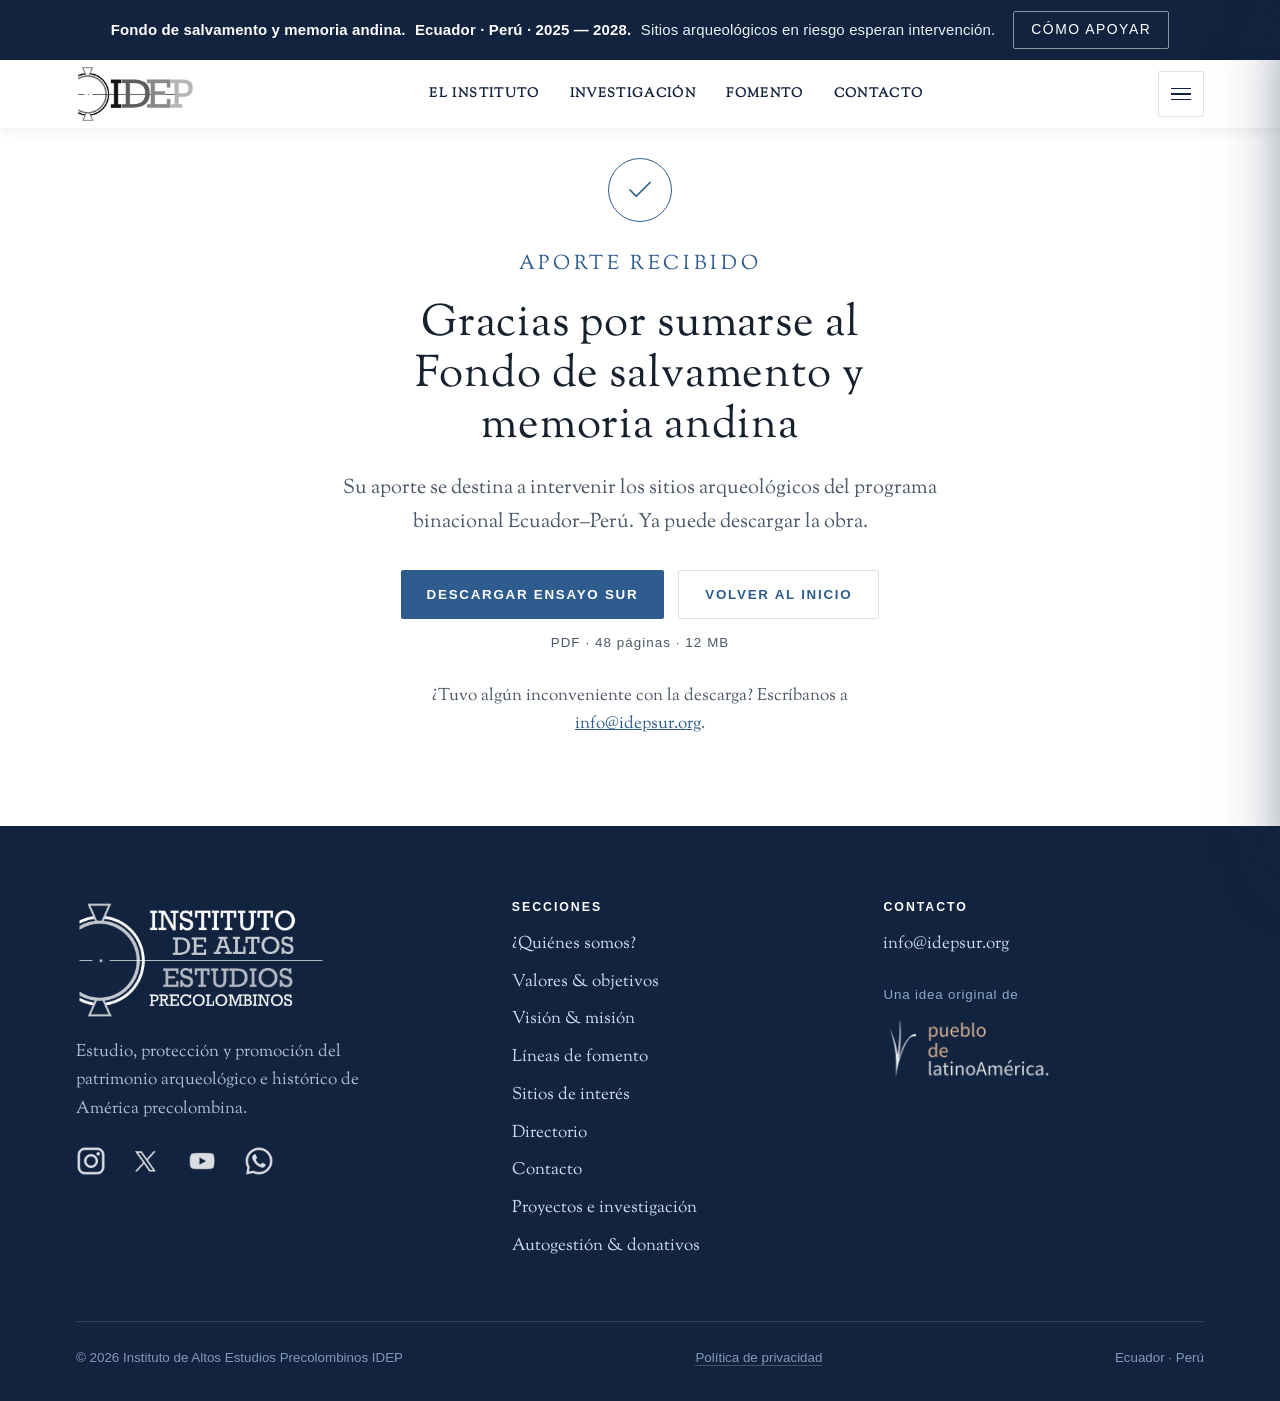
<file: gracias.html>
<!DOCTYPE html>
<html lang="es">
<head>
<meta charset="utf-8">
<meta name="viewport" content="width=device-width, initial-scale=1">

<!-- ===================================================================== -->
<!-- ##                                                                 ## -->
<!-- ##   ESTA ETIQUETA SE QUEDA SIEMPRE                                ## -->
<!-- ##                                                                 ## -->
<!-- ##   Esta es la página de agradecimiento posterior al aporte.      ## -->
<!-- ##   No debe aparecer nunca en Google, ni siquiera después del     ## -->
<!-- ##   lanzamiento. NO borrar la línea de abajo.                     ## -->
<!-- ##                                                                 ## -->
<!-- ===================================================================== -->
<meta name="robots" content="noindex, nofollow">
<!-- ===================================================================== -->

<title>Gracias por su aporte · IDEP</title>
<meta name="description" content="Su aporte al Fondo de salvamento y memoria andina fue recibido. Descargue aquí el Ensayo SUR, la obra científico literaria del instituto, en formato PDF.">
<link rel="canonical" href="https://idepsur.org/gracias.html">
<meta name="theme-color" content="#12233f">

<link rel="icon" href="assets/favicon.ico" sizes="any">
<link rel="icon" type="image/png" href="assets/favicon-512.png">
<link rel="apple-touch-icon" href="assets/apple-touch-icon.png">

<meta property="og:type" content="website">
<meta property="og:site_name" content="Instituto de Altos Estudios Precolombinos IDEP">
<meta property="og:locale" content="es_EC">
<meta property="og:url" content="https://idepsur.org/gracias.html">
<meta property="og:title" content="Gracias por su aporte · IDEP">
<meta property="og:description" content="Su aporte al Fondo de salvamento y memoria andina fue recibido. Descargue aquí el Ensayo SUR.">
<meta property="og:image" content="https://idepsur.org/assets/og-idep.jpg">
<meta property="og:image:secure_url" content="https://idepsur.org/assets/og-idep.jpg">
<meta property="og:image:type" content="image/jpeg">
<meta property="og:image:width" content="1200">
<meta property="og:image:height" content="630">
<meta name="twitter:card" content="summary_large_image">
<meta name="twitter:image" content="https://idepsur.org/assets/og-idep.jpg">

<link rel="preconnect" href="https://fonts.googleapis.com">
<link rel="preconnect" href="https://fonts.gstatic.com" crossorigin>
<link href="https://fonts.googleapis.com/css2?family=Bodoni+Moda:opsz,wght@6..96,400&family=EB+Garamond:ital@1&family=Sorts+Mill+Goudy:ital@0;1&display=swap" rel="stylesheet">
<link rel="stylesheet" href="assets/estilos.css">

<script src="assets/pixel.js"></script>
<noscript><img height="1" width="1" style="display:none" alt=""
src="https://www.facebook.com/tr?id=1376010187844881&ev=PageView&noscript=1"></noscript>
</head>
<body>

<!--#CHROME-SUPERIOR#-->
<!-- CORRECCIÓN 1 · la barra lleva "Ecuador · Perú · 2025 — 2028".
     Las tres frases van en <span> separados para poder quebrarlas
     en tres líneas centradas en celular (PARTE 2.7). -->
<div class="barra-apoyo">
  <div class="wrap">
    <span>
      <span class="frase"><strong>Fondo de salvamento y memoria andina.</strong></span>
      <span class="frase"><strong>Ecuador · Perú · 2025 — 2028.</strong></span>
      <span class="frase">Sitios arqueológicos en riesgo esperan intervención.</span>
    </span>
    <a href="autogestion-donativos.html">Cómo apoyar</a>
  </div>
</div>

<header class="cabecera solida" id="cabecera">
  <div class="wrap">
    <a class="marca" href="index.html" aria-label="IDEP, inicio">
      <img class="logo-claro" src="assets/img/logo-fondo-oscuro-web.png" width="720" height="351" alt="IDEP">
      <img class="logo-oscuro" src="assets/img/logo-siglas-oscuro-recortado.png" width="720" height="351" alt="IDEP">
    </a>

    <nav class="nav-desk" aria-label="Secciones del sitio">
      <div class="nav-item">
        <a class="nav-titulo" href="index.html#quienes">EL INSTITUTO</a>
        <div class="nav-panel">
          <a href="index.html#quienes"><span class="txt">¿Quiénes somos?</span><span class="ir">Ir a la página</span></a>
          <a href="index.html#valores"><span class="txt">Valores &amp; objetivos</span><span class="ir">Ir a la página</span></a>
          <a href="index.html#mision"><span class="txt">Visión &amp; misión</span><span class="ir">Ir a la página</span></a>
          <a href="index.html#enlaces"><span class="txt">Sitios de interés</span><span class="ir">Ir a la página</span></a>
          <a href="index.html#directorio"><span class="txt">Directorio</span><span class="ir">Ir a la página</span></a>
        </div>
      </div>
      <div class="nav-item">
        <a class="nav-titulo" href="proyectos-investigacion.html#lineas">INVESTIGACIÓN</a>
        <div class="nav-panel">
          <a href="proyectos-investigacion.html#lineas"><span class="txt">Líneas de trabajo</span><span class="ir">Ir a la página</span></a>
          <a href="proyectos-investigacion.html#sitios"><span class="txt">Sitios de intervención</span><span class="ir">Ir a la página</span></a>
          <a href="proyectos-investigacion.html#divulgacion"><span class="txt">Investigación &amp; divulgación</span><span class="ir">Ir a la página</span></a>
        </div>
      </div>
      <div class="nav-item">
        <a class="nav-titulo" href="autogestion-donativos.html#paquetes">FOMENTO</a>
        <div class="nav-panel">
          <a href="index.html#fomento"><span class="txt">Fondo de salvamento</span><span class="ir">Ir a la página</span></a>
          <a href="autogestion-donativos.html#ensayo"><span class="txt">Ensayo SUR</span><span class="ir">Ir a la página</span></a>
          <a href="autogestion-donativos.html#paquetes"><span class="txt">Paquetes de aporte</span><span class="ir">Ir a la página</span></a>
        </div>
      </div>
      <a class="nav-titulo nav-directo" href="index.html#contacto">CONTACTO</a>
    </nav>

    <button class="btn-menu" id="btnMenu" aria-expanded="false" aria-controls="panel" aria-label="Abrir menú">
      <span class="barras" aria-hidden="true"><i></i><i></i><i></i></span>
    </button>
  </div>
</header>

<div class="velo" id="velo"></div>

<nav class="panel" id="panel" aria-label="Menú principal">
  <div class="panel-cab">
    <span>Secciones</span>
    <button class="cerrar" id="btnCerrar" aria-label="Cerrar menú">&times;</button>
  </div>
  <div class="panel-cuerpo">
    <a class="item" href="index.html#inicio">Inicio</a>
    <a class="item" href="index.html#quienes">¿Quiénes somos?</a>
    <a class="item" href="index.html#valores">Valores &amp; objetivos</a>
    <a class="item" href="index.html#mision">Visión &amp; misión</a>
    <a class="item" href="index.html#fomento">Líneas de fomento</a>
    <a class="item" href="index.html#enlaces">Sitios de interés</a>
    <a class="item" href="index.html#directorio">Directorio</a>
    <a class="item" href="index.html#contacto">Contacto</a>

    <div class="grupo-otras">
      <p class="rotulo">Explorar</p>
      <a class="item externo" href="proyectos-investigacion.html">
        <span>Proyectos e investigación</span>
        <svg viewBox="0 0 24 24" fill="none" stroke="currentColor" stroke-width="1.6"
             stroke-linecap="round" stroke-linejoin="round" aria-hidden="true">
          <path d="M18 13v6a2 2 0 0 1-2 2H5a2 2 0 0 1-2-2V8a2 2 0 0 1 2-2h6"/>
          <path d="M15 3h6v6"/><path d="M10 14L21 3"/>
        </svg>
      </a>
      <a class="item externo" href="autogestion-donativos.html">
        <span>Autogestión &amp; donativos</span>
        <svg viewBox="0 0 24 24" fill="none" stroke="currentColor" stroke-width="1.6"
             stroke-linecap="round" stroke-linejoin="round" aria-hidden="true">
          <path d="M18 13v6a2 2 0 0 1-2 2H5a2 2 0 0 1-2-2V8a2 2 0 0 1 2-2h6"/>
          <path d="M15 3h6v6"/><path d="M10 14L21 3"/>
        </svg>
      </a>
    </div>
  </div>
</nav>
<!--#/CHROME-SUPERIOR#-->

<section class="portada-int portada-clara">
  <div class="wrap">
    <div class="gracias">
      <div class="sello" aria-hidden="true">
        <svg viewBox="0 0 24 24" fill="none" stroke="currentColor" stroke-width="1.4"
             stroke-linecap="round" stroke-linejoin="round">
          <path d="M20 6L9 17l-5-5"/>
        </svg>
      </div>

      <p class="kicker">Aporte recibido</p>
      <h1>Gracias por sumarse al Fondo de salvamento y memoria andina</h1>
      <p class="lead">Su aporte se destina a intervenir los sitios arqueológicos del programa binacional Ecuador&ndash;Perú. Ya puede descargar la obra.</p>

      <div class="acciones">
        <a class="btn btn-azul" href="assets/docs/ensayo-sur.pdf" download>Descargar Ensayo SUR</a>
        <a class="btn btn-borde" href="index.html">Volver al inicio</a>
      </div>
      <p class="peso">PDF · 48 páginas · 12 MB</p>

      <p class="ayuda">¿Tuvo algún inconveniente con la descarga? Escríbanos a
        <a href="mailto:info@idepsur.org">info@idepsur.org</a>.</p>
    </div>
  </div>
</section>

<!--#CHROME-INFERIOR#-->
<footer class="pie">
  <div class="wrap">
    <div class="pie-grid">
      <div>
        <img class="logo" src="assets/img/logo-blanco-solido-recortado.png" width="720" height="345" loading="lazy" decoding="async" alt="IDEP">
        <p style="max-width:38ch;margin:0">Estudio, protección y promoción del patrimonio arqueológico e histórico de América precolombina.</p>
        <!-- PARTE 2.11 · los cuatro iconos en fila, mismo tamaño y mismo color. -->
        <div class="redes">
          <a href="https://www.instagram.com/pueblodelatinoamerica/" target="_blank" rel="noopener" aria-label="Instagram"><img src="assets/img/icono-blanco-instagram.png" width="160" height="160" loading="lazy" decoding="async" alt="Instagram"></a>
          <a href="https://x.com/IdepSur" target="_blank" rel="noopener" aria-label="X"><img src="assets/img/icono-blanco-x.png" width="160" height="160" loading="lazy" decoding="async" alt="X"></a>
          <a href="https://www.youtube.com/playlist?list=PLWsQ3fmvFlFwiF9nfafirtIRTWFQOVO8X" target="_blank" rel="noopener" aria-label="YouTube"><img src="assets/img/icono-blanco-youtube.png" width="160" height="160" loading="lazy" decoding="async" alt="YouTube"></a>
          <a href="https://wa.me/593978713368" target="_blank" rel="noopener" aria-label="WhatsApp"><img src="assets/img/icono-blanco-whatsapp.png" width="160" height="160" loading="lazy" decoding="async" alt="WhatsApp"></a>
        </div>
      </div>
      <div>
        <h4>Secciones</h4>
        <ul>
          <li><a href="index.html#quienes">¿Quiénes somos?</a></li>
          <li><a href="index.html#valores">Valores &amp; objetivos</a></li>
          <li><a href="index.html#mision">Visión &amp; misión</a></li>
          <li><a href="index.html#fomento">Líneas de fomento</a></li>
          <li><a href="index.html#enlaces">Sitios de interés</a></li>
          <li><a href="index.html#directorio">Directorio</a></li>
          <li><a href="index.html#contacto">Contacto</a></li>
          <li><a href="proyectos-investigacion.html">Proyectos e investigación</a></li>
          <li><a href="autogestion-donativos.html">Autogestión &amp; donativos</a></li>
        </ul>
      </div>
      <div>
        <h4>Contacto</h4>
        <!-- CORRECCIÓN 23 · un solo correo. -->
        <ul>
          <li><a href="mailto:info@idepsur.org">info@idepsur.org</a></li>
        </ul>
        <p class="idea">Una idea original de</p>
        <a href="https://x.com/IdepSur" target="_blank" rel="noopener" aria-label="pueblo de latinoAmérica en X">
          <img class="logo-2" src="assets/img/pueblo-de-latinoamerica.webp" width="700" height="279" loading="lazy" decoding="async" alt="pueblo de latinoAmérica">
        </a>
      </div>
    </div>
    <div class="legal">
      <span>© <span id="anio">2026</span> Instituto de Altos Estudios Precolombinos IDEP</span>
      <span><a href="privacidad.html">Política de privacidad</a></span>
      <span>Ecuador · Perú</span>
    </div>
  </div>
</footer>
<!--#/CHROME-INFERIOR#-->

<script src="assets/menu.js"></script>
</body>
</html>
</file>
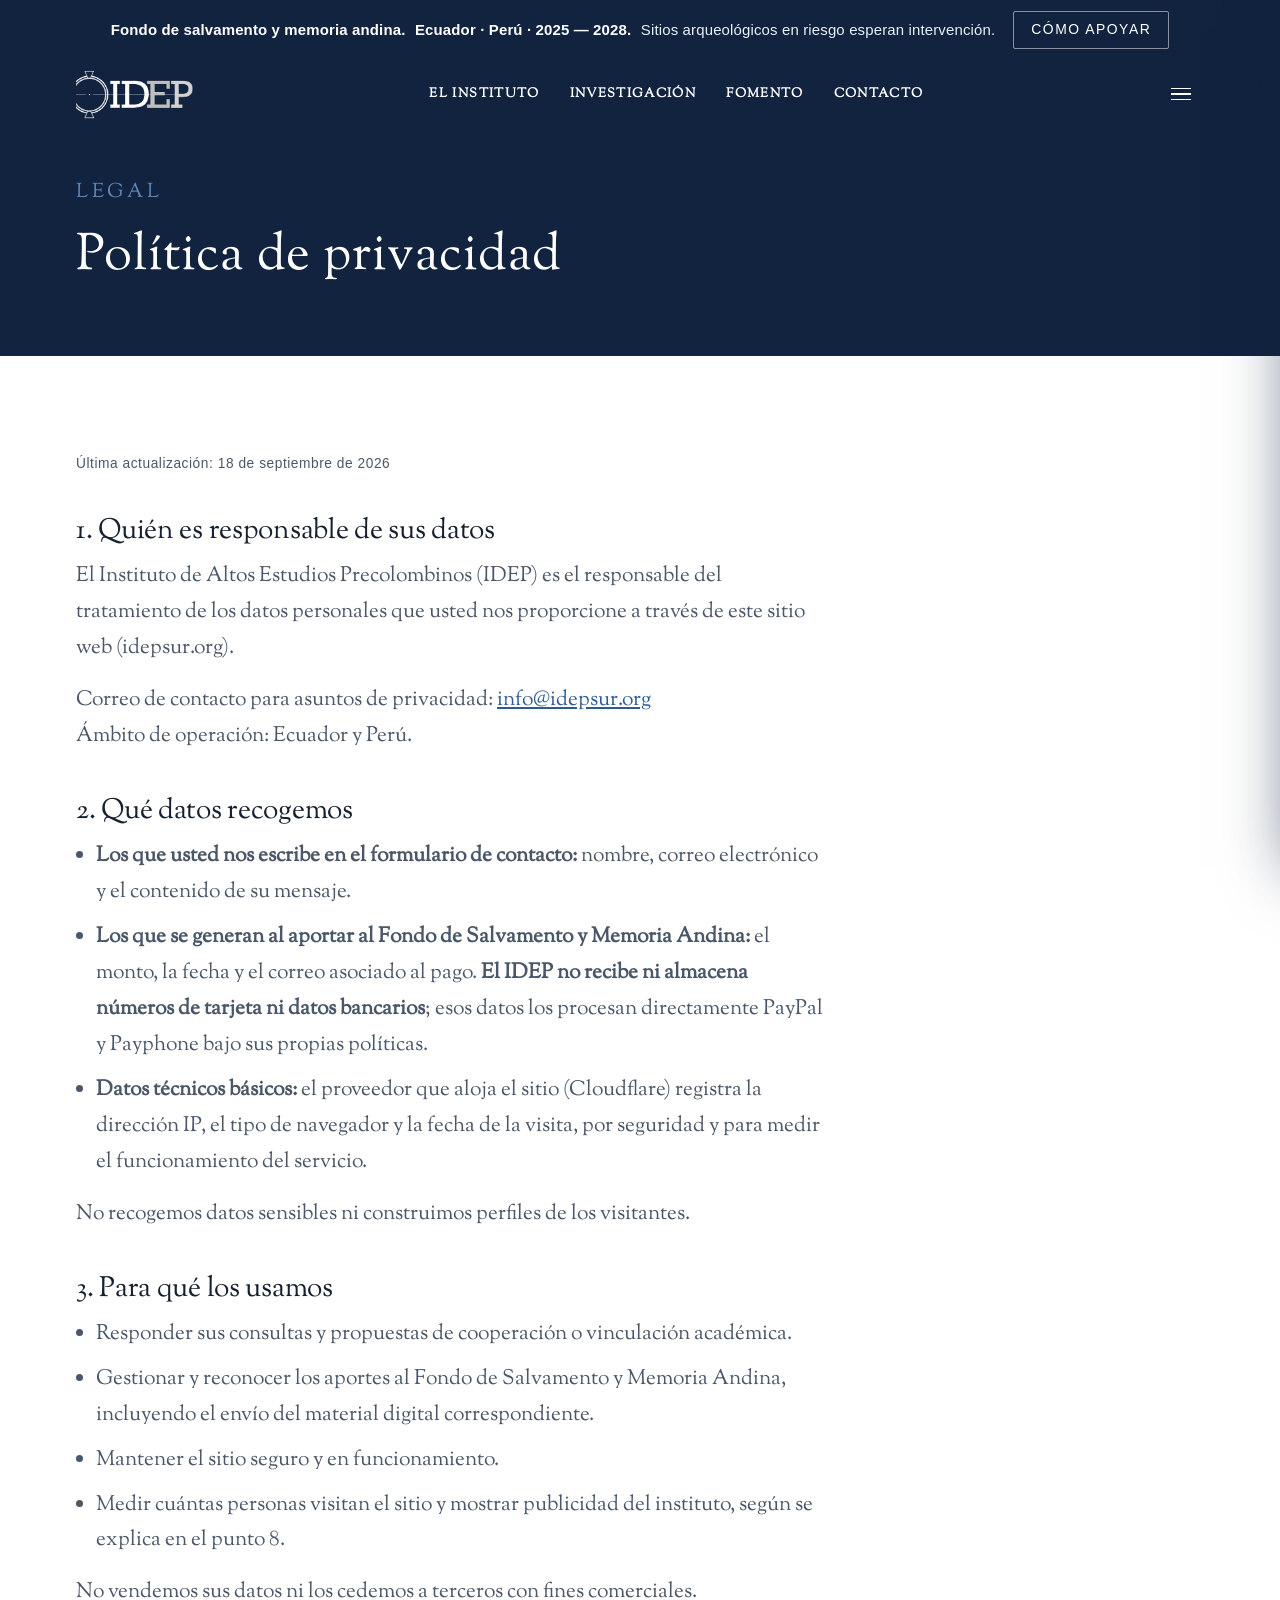
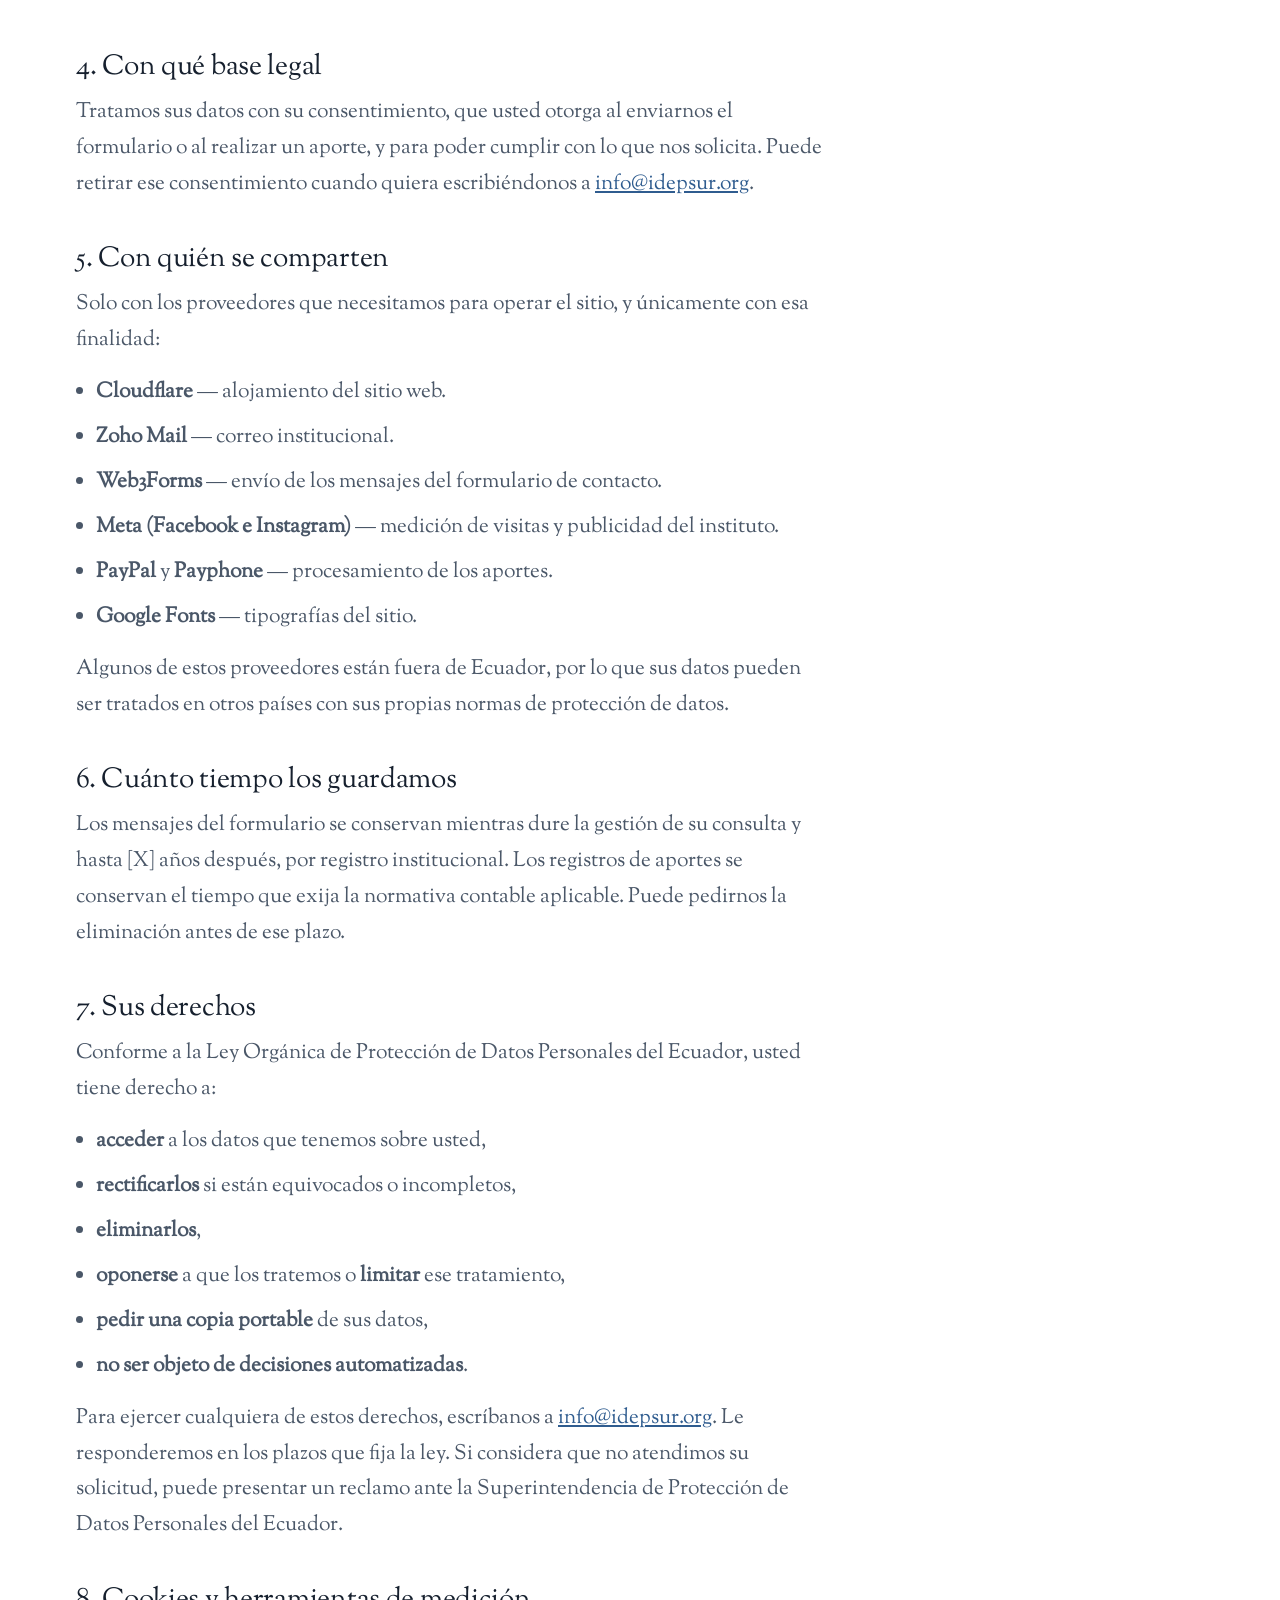
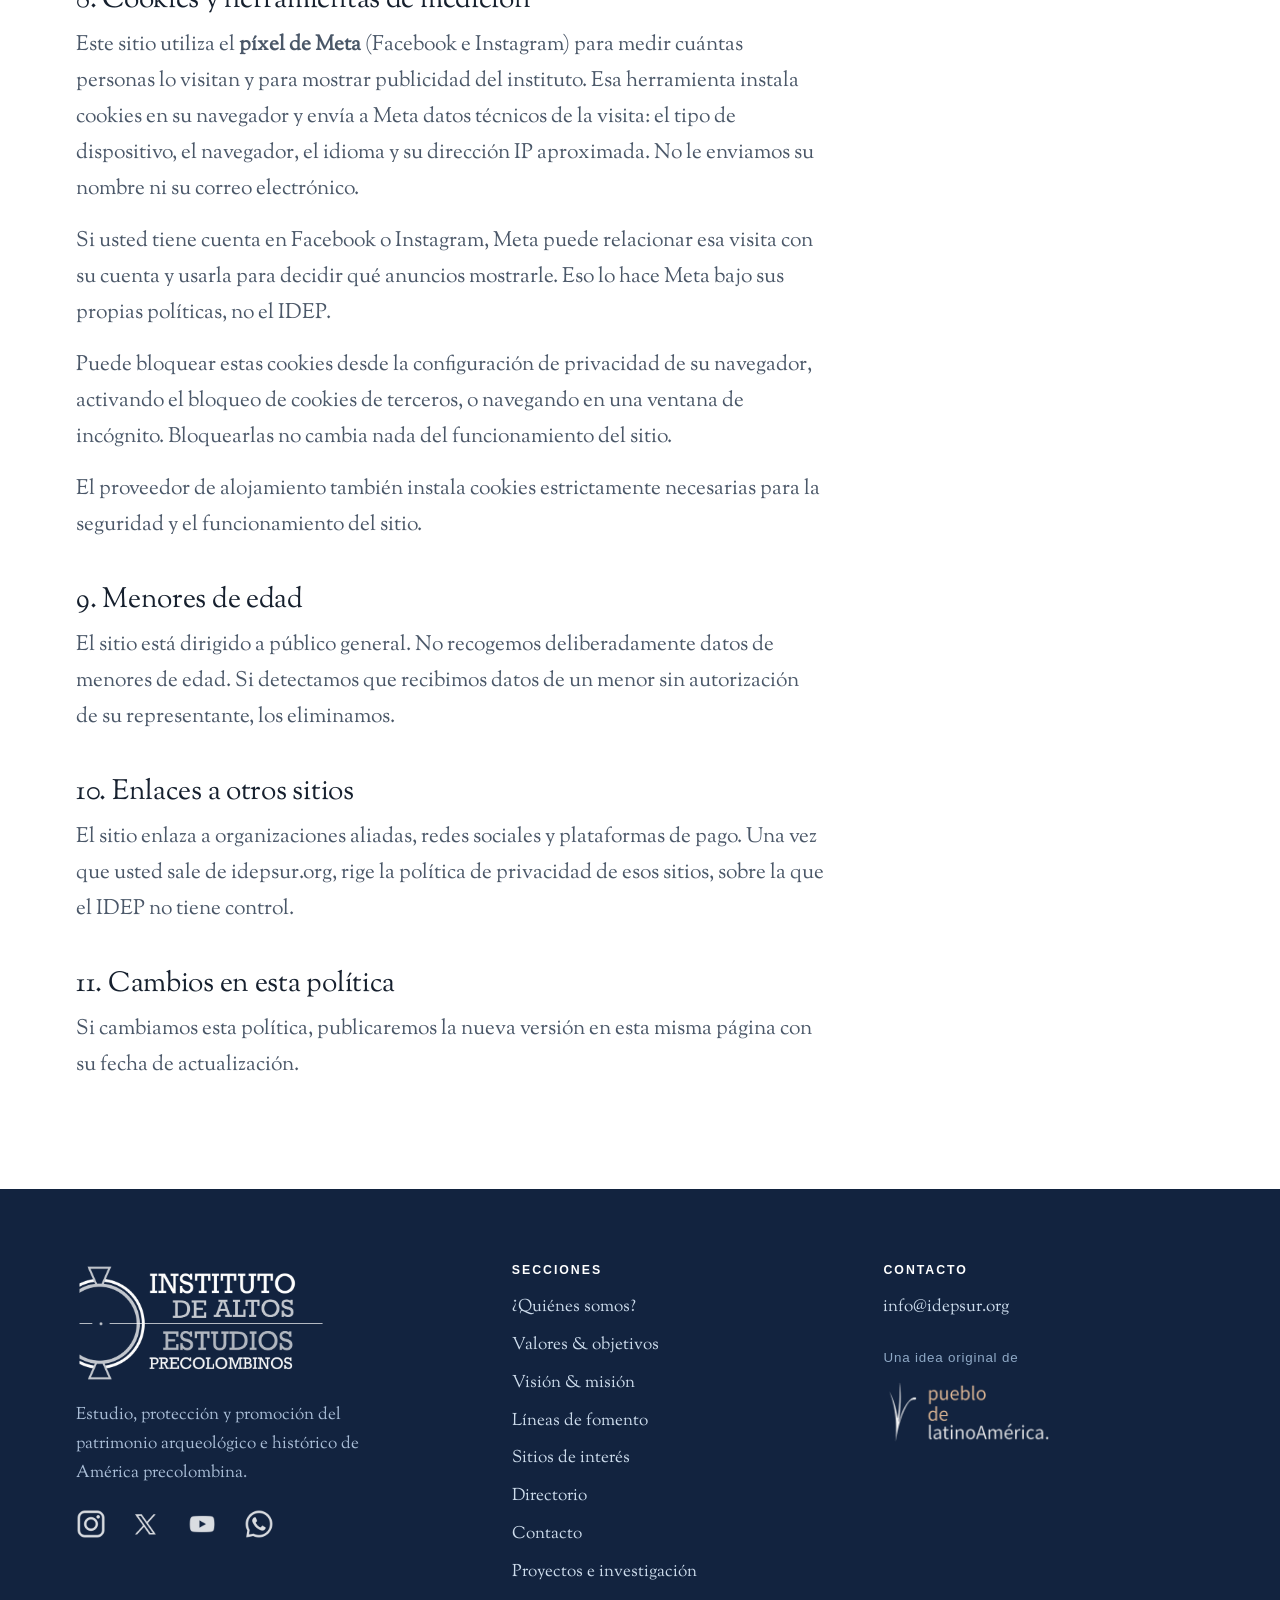
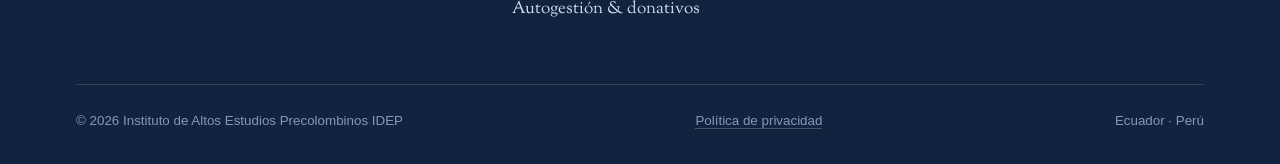
<file: privacidad.html>
<!DOCTYPE html>
<html lang="es">
<head>
<meta charset="utf-8">
<meta name="viewport" content="width=device-width, initial-scale=1">

<!-- ===================================================================== -->
<!-- ##                                                                 ## -->
<!-- ##   QUITAR ESTA ETIQUETA ANTES DEL LANZAMIENTO OFICIAL            ## -->
<!-- ##                                                                 ## -->
<!-- ##   Mientras esté aquí, Google y los demás buscadores NO van a    ## -->
<!-- ##   mostrar el sitio en sus resultados. Es a propósito, para que  ## -->
<!-- ##   nadie encuentre la web mientras está en construcción.         ## -->
<!-- ##                                                                 ## -->
<!-- ##   El día del lanzamiento: borrar la línea <meta name="robots">  ## -->
<!-- ##   de abajo en index.html, proyectos-investigacion.html,         ## -->
<!-- ##   autogestion-donativos.html y privacidad.html.                 ## -->
<!-- ##   En gracias.html NO se borra: esa se queda siempre oculta.     ## -->
<!-- ##                                                                 ## -->
<!-- ===================================================================== -->
<meta name="robots" content="noindex, nofollow">
<!-- ===================================================================== -->

<title>Política de privacidad · IDEP</title>
<meta name="description" content="Cómo el Instituto de Altos Estudios Precolombinos recoge, usa y protege los datos personales de quienes visitan idepsur.org, y cuáles son sus derechos.">
<link rel="canonical" href="https://idepsur.org/privacidad.html">
<meta name="theme-color" content="#12233f">

<link rel="icon" href="assets/favicon.ico" sizes="any">
<link rel="icon" type="image/png" href="assets/favicon-512.png">
<link rel="apple-touch-icon" href="assets/apple-touch-icon.png">

<meta property="og:type" content="website">
<meta property="og:site_name" content="Instituto de Altos Estudios Precolombinos IDEP">
<meta property="og:locale" content="es_EC">
<meta property="og:url" content="https://idepsur.org/privacidad.html">
<meta property="og:title" content="Política de privacidad · IDEP">
<meta property="og:description" content="Cómo el Instituto de Altos Estudios Precolombinos trata los datos personales de quienes visitan idepsur.org.">
<meta property="og:image" content="https://idepsur.org/assets/og-idep.jpg">
<meta property="og:image:secure_url" content="https://idepsur.org/assets/og-idep.jpg">
<meta property="og:image:type" content="image/jpeg">
<meta property="og:image:width" content="1200">
<meta property="og:image:height" content="630">
<meta name="twitter:card" content="summary_large_image">
<meta name="twitter:image" content="https://idepsur.org/assets/og-idep.jpg">

<link rel="preconnect" href="https://fonts.googleapis.com">
<link rel="preconnect" href="https://fonts.gstatic.com" crossorigin>
<link href="https://fonts.googleapis.com/css2?family=Bodoni+Moda:opsz,wght@6..96,400&family=EB+Garamond:ital@1&family=Sorts+Mill+Goudy:ital@0;1&display=swap" rel="stylesheet">
<link rel="stylesheet" href="assets/estilos.css">

<!-- Esta página no lleva el píxel de Meta. -->
</head>
<body>

<!--#CHROME-SUPERIOR#-->
<!-- CORRECCIÓN 1 · la barra lleva "Ecuador · Perú · 2025 — 2028".
     Las tres frases van en <span> separados para poder quebrarlas
     en tres líneas centradas en celular (PARTE 2.7). -->
<div class="barra-apoyo">
  <div class="wrap">
    <span>
      <span class="frase"><strong>Fondo de salvamento y memoria andina.</strong></span>
      <span class="frase"><strong>Ecuador · Perú · 2025 — 2028.</strong></span>
      <span class="frase">Sitios arqueológicos en riesgo esperan intervención.</span>
    </span>
    <a href="autogestion-donativos.html">Cómo apoyar</a>
  </div>
</div>

<!-- CORRECCIÓN 2 · logo de siglas. CORRECCIÓN 3 · botón de tres líneas, sin la palabra "Menú". -->
<header class="cabecera" id="cabecera">
  <div class="wrap">
    <a class="marca" href="index.html" aria-label="IDEP, inicio">
      <img class="logo-claro" src="assets/img/logo-fondo-oscuro-web.png" width="720" height="351" alt="IDEP">
      <img class="logo-oscuro" src="assets/img/logo-siglas-oscuro-recortado.png" width="720" height="351" alt="IDEP">
    </a>

    <nav class="nav-desk" aria-label="Secciones del sitio">
      <div class="nav-item">
        <a class="nav-titulo" href="index.html#quienes">EL INSTITUTO</a>
        <div class="nav-panel">
          <a href="index.html#quienes"><span class="txt">¿Quiénes somos?</span><span class="ir">Ir a la página</span></a>
          <a href="index.html#valores"><span class="txt">Valores &amp; objetivos</span><span class="ir">Ir a la página</span></a>
          <a href="index.html#mision"><span class="txt">Visión &amp; misión</span><span class="ir">Ir a la página</span></a>
          <a href="index.html#enlaces"><span class="txt">Sitios de interés</span><span class="ir">Ir a la página</span></a>
          <a href="index.html#directorio"><span class="txt">Directorio</span><span class="ir">Ir a la página</span></a>
        </div>
      </div>
      <div class="nav-item">
        <a class="nav-titulo" href="proyectos-investigacion.html#lineas">INVESTIGACIÓN</a>
        <div class="nav-panel">
          <a href="proyectos-investigacion.html#lineas"><span class="txt">Líneas de trabajo</span><span class="ir">Ir a la página</span></a>
          <a href="proyectos-investigacion.html#sitios"><span class="txt">Sitios de intervención</span><span class="ir">Ir a la página</span></a>
          <a href="proyectos-investigacion.html#divulgacion"><span class="txt">Investigación &amp; divulgación</span><span class="ir">Ir a la página</span></a>
        </div>
      </div>
      <div class="nav-item">
        <a class="nav-titulo" href="autogestion-donativos.html#paquetes">FOMENTO</a>
        <div class="nav-panel">
          <a href="index.html#fomento"><span class="txt">Fondo de salvamento</span><span class="ir">Ir a la página</span></a>
          <a href="autogestion-donativos.html#ensayo"><span class="txt">Ensayo SUR</span><span class="ir">Ir a la página</span></a>
          <a href="autogestion-donativos.html#paquetes"><span class="txt">Paquetes de aporte</span><span class="ir">Ir a la página</span></a>
        </div>
      </div>
      <a class="nav-titulo nav-directo" href="index.html#contacto">CONTACTO</a>
    </nav>

    <button class="btn-menu" id="btnMenu" aria-expanded="false" aria-controls="panel" aria-label="Abrir menú">
      <span class="barras" aria-hidden="true"><i></i><i></i><i></i></span>
    </button>
  </div>
</header>

<div class="velo" id="velo"></div>

<nav class="panel" id="panel" aria-label="Menú principal">
  <div class="panel-cab">
    <span>Secciones</span>
    <button class="cerrar" id="btnCerrar" aria-label="Cerrar menú">&times;</button>
  </div>
  <div class="panel-cuerpo">
    <a class="item" href="index.html#inicio">Inicio</a>
    <a class="item" href="index.html#quienes">¿Quiénes somos?</a>
    <a class="item" href="index.html#valores">Valores &amp; objetivos</a>
    <a class="item" href="index.html#mision">Visión &amp; misión</a>
    <a class="item" href="index.html#fomento">Líneas de fomento</a>
    <a class="item" href="index.html#enlaces">Sitios de interés</a>
    <a class="item" href="index.html#directorio">Directorio</a>
    <a class="item" href="index.html#contacto">Contacto</a>

    <div class="grupo-otras">
      <p class="rotulo">Explorar</p>
      <a class="item externo" href="proyectos-investigacion.html">
        <span>Proyectos e investigación</span>
        <svg viewBox="0 0 24 24" fill="none" stroke="currentColor" stroke-width="1.6"
             stroke-linecap="round" stroke-linejoin="round" aria-hidden="true">
          <path d="M18 13v6a2 2 0 0 1-2 2H5a2 2 0 0 1-2-2V8a2 2 0 0 1 2-2h6"/>
          <path d="M15 3h6v6"/><path d="M10 14L21 3"/>
        </svg>
      </a>
      <a class="item externo" href="autogestion-donativos.html">
        <span>Autogestión &amp; donativos</span>
        <svg viewBox="0 0 24 24" fill="none" stroke="currentColor" stroke-width="1.6"
             stroke-linecap="round" stroke-linejoin="round" aria-hidden="true">
          <path d="M18 13v6a2 2 0 0 1-2 2H5a2 2 0 0 1-2-2V8a2 2 0 0 1 2-2h6"/>
          <path d="M15 3h6v6"/><path d="M10 14L21 3"/>
        </svg>
      </a>
    </div>
  </div>
</nav>
<!--#/CHROME-SUPERIOR#-->

<section class="portada-int">
  <div class="wrap">
    <p class="kicker">Legal</p>
    <h1>Política de privacidad</h1>
  </div>
</section>

<section>
  <div class="wrap">
    <p class="legal-fecha">Última actualización: 18 de septiembre de 2026</p>
    <div class="legal-texto mt-4">
      <h3>1. Quién es responsable de sus datos</h3>
      <p>El Instituto de Altos Estudios Precolombinos (IDEP) es el responsable del tratamiento de los datos personales que usted nos proporcione a través de este sitio web (idepsur.org).</p>
      <p>Correo de contacto para asuntos de privacidad: <a href="mailto:info@idepsur.org">info@idepsur.org</a><br>
      Ámbito de operación: Ecuador y Perú.</p>
      <!-- PENDIENTE: cuando salga el acuerdo ministerial de creación, agregar aquí la
           razón social completa, el número de RUC y la dirección física.
           Mientras tanto NO afirmar una figura legal que todavía no existe. -->

      <h3>2. Qué datos recogemos</h3>
      <ul>
        <li><strong>Los que usted nos escribe en el formulario de contacto:</strong> nombre, correo electrónico y el contenido de su mensaje.</li>
        <li><strong>Los que se generan al aportar al Fondo de Salvamento y Memoria Andina:</strong> el monto, la fecha y el correo asociado al pago. <strong>El IDEP no recibe ni almacena números de tarjeta ni datos bancarios</strong>; esos datos los procesan directamente PayPal y Payphone bajo sus propias políticas.</li>
        <li><strong>Datos técnicos básicos:</strong> el proveedor que aloja el sitio (Cloudflare) registra la dirección IP, el tipo de navegador y la fecha de la visita, por seguridad y para medir el funcionamiento del servicio.</li>
      </ul>
      <p>No recogemos datos sensibles ni construimos perfiles de los visitantes.</p>

      <h3>3. Para qué los usamos</h3>
      <ul>
        <li>Responder sus consultas y propuestas de cooperación o vinculación académica.</li>
        <li>Gestionar y reconocer los aportes al Fondo de Salvamento y Memoria Andina, incluyendo el envío del material digital correspondiente.</li>
        <li>Mantener el sitio seguro y en funcionamiento.</li>
        <li>Medir cuántas personas visitan el sitio y mostrar publicidad del instituto, según se explica en el punto 8.</li>
      </ul>
      <p>No vendemos sus datos ni los cedemos a terceros con fines comerciales.</p>

      <h3>4. Con qué base legal</h3>
      <p>Tratamos sus datos con su consentimiento, que usted otorga al enviarnos el formulario o al realizar un aporte, y para poder cumplir con lo que nos solicita. Puede retirar ese consentimiento cuando quiera escribiéndonos a <a href="mailto:info@idepsur.org">info@idepsur.org</a>.</p>

      <h3>5. Con quién se comparten</h3>
      <p>Solo con los proveedores que necesitamos para operar el sitio, y únicamente con esa finalidad:</p>
      <ul>
        <li><strong>Cloudflare</strong> — alojamiento del sitio web.</li>
        <li><strong>Zoho Mail</strong> — correo institucional.</li>
        <li><strong>Web3Forms</strong> — envío de los mensajes del formulario de contacto.</li>
        <li><strong>Meta (Facebook e Instagram)</strong> — medición de visitas y publicidad del instituto.</li>
        <li><strong>PayPal</strong> y <strong>Payphone</strong> — procesamiento de los aportes.</li>
        <li><strong>Google Fonts</strong> — tipografías del sitio.</li>
      </ul>
      <p>Algunos de estos proveedores están fuera de Ecuador, por lo que sus datos pueden ser tratados en otros países con sus propias normas de protección de datos.</p>

      <h3>6. Cuánto tiempo los guardamos</h3>
      <!-- PENDIENTE: reemplazar [X] por el número de años que decida el instituto. -->
      <p>Los mensajes del formulario se conservan mientras dure la gestión de su consulta y hasta [X] años después, por registro institucional. Los registros de aportes se conservan el tiempo que exija la normativa contable aplicable. Puede pedirnos la eliminación antes de ese plazo.</p>

      <h3>7. Sus derechos</h3>
      <p>Conforme a la Ley Orgánica de Protección de Datos Personales del Ecuador, usted tiene derecho a:</p>
      <ul>
        <li><strong>acceder</strong> a los datos que tenemos sobre usted,</li>
        <li><strong>rectificarlos</strong> si están equivocados o incompletos,</li>
        <li><strong>eliminarlos</strong>,</li>
        <li><strong>oponerse</strong> a que los tratemos o <strong>limitar</strong> ese tratamiento,</li>
        <li><strong>pedir una copia portable</strong> de sus datos,</li>
        <li><strong>no ser objeto de decisiones automatizadas</strong>.</li>
      </ul>
      <p>Para ejercer cualquiera de estos derechos, escríbanos a <a href="mailto:info@idepsur.org">info@idepsur.org</a>. Le responderemos en los plazos que fija la ley. Si considera que no atendimos su solicitud, puede presentar un reclamo ante la Superintendencia de Protección de Datos Personales del Ecuador.</p>

      <h3>8. Cookies y herramientas de medición</h3>
      <!-- ATENCIÓN: este punto describe el píxel de Meta, que HOY está instalado en
           todas las páginas del sitio menos en esta. Si se decide retirar el píxel,
           hay que reescribir este punto y quitar a Meta del punto 5. -->
      <p>Este sitio utiliza el <strong>píxel de Meta</strong> (Facebook e Instagram) para medir cuántas personas lo visitan y para mostrar publicidad del instituto. Esa herramienta instala cookies en su navegador y envía a Meta datos técnicos de la visita: el tipo de dispositivo, el navegador, el idioma y su dirección IP aproximada. No le enviamos su nombre ni su correo electrónico.</p>
      <p>Si usted tiene cuenta en Facebook o Instagram, Meta puede relacionar esa visita con su cuenta y usarla para decidir qué anuncios mostrarle. Eso lo hace Meta bajo sus propias políticas, no el IDEP.</p>
      <p>Puede bloquear estas cookies desde la configuración de privacidad de su navegador, activando el bloqueo de cookies de terceros, o navegando en una ventana de incógnito. Bloquearlas no cambia nada del funcionamiento del sitio.</p>
      <p>El proveedor de alojamiento también instala cookies estrictamente necesarias para la seguridad y el funcionamiento del sitio.</p>

      <h3>9. Menores de edad</h3>
      <p>El sitio está dirigido a público general. No recogemos deliberadamente datos de menores de edad. Si detectamos que recibimos datos de un menor sin autorización de su representante, los eliminamos.</p>

      <h3>10. Enlaces a otros sitios</h3>
      <p>El sitio enlaza a organizaciones aliadas, redes sociales y plataformas de pago. Una vez que usted sale de idepsur.org, rige la política de privacidad de esos sitios, sobre la que el IDEP no tiene control.</p>

      <h3>11. Cambios en esta política</h3>
      <p>Si cambiamos esta política, publicaremos la nueva versión en esta misma página con su fecha de actualización.</p>
    </div>
  </div>
</section>

<!--#CHROME-INFERIOR#-->
<footer class="pie">
  <div class="wrap">
    <div class="pie-grid">
      <div>
        <img class="logo" src="assets/img/logo-blanco-solido-recortado.png" width="720" height="345" loading="lazy" decoding="async" alt="IDEP">
        <p style="max-width:38ch;margin:0">Estudio, protección y promoción del patrimonio arqueológico e histórico de América precolombina.</p>
        <!-- PARTE 2.11 · los cuatro iconos en fila, mismo tamaño y mismo color. -->
        <div class="redes">
          <a href="https://www.instagram.com/pueblodelatinoamerica/" target="_blank" rel="noopener" aria-label="Instagram"><img src="assets/img/icono-blanco-instagram.png" width="160" height="160" loading="lazy" decoding="async" alt="Instagram"></a>
          <a href="https://x.com/IdepSur" target="_blank" rel="noopener" aria-label="X"><img src="assets/img/icono-blanco-x.png" width="160" height="160" loading="lazy" decoding="async" alt="X"></a>
          <a href="https://www.youtube.com/playlist?list=PLWsQ3fmvFlFwiF9nfafirtIRTWFQOVO8X" target="_blank" rel="noopener" aria-label="YouTube"><img src="assets/img/icono-blanco-youtube.png" width="160" height="160" loading="lazy" decoding="async" alt="YouTube"></a>
          <a href="https://wa.me/593978713368" target="_blank" rel="noopener" aria-label="WhatsApp"><img src="assets/img/icono-blanco-whatsapp.png" width="160" height="160" loading="lazy" decoding="async" alt="WhatsApp"></a>
        </div>
      </div>
      <div>
        <h4>Secciones</h4>
        <ul>
          <li><a href="index.html#quienes">¿Quiénes somos?</a></li>
          <li><a href="index.html#valores">Valores &amp; objetivos</a></li>
          <li><a href="index.html#mision">Visión &amp; misión</a></li>
          <li><a href="index.html#fomento">Líneas de fomento</a></li>
          <li><a href="index.html#enlaces">Sitios de interés</a></li>
          <li><a href="index.html#directorio">Directorio</a></li>
          <li><a href="index.html#contacto">Contacto</a></li>
          <li><a href="proyectos-investigacion.html">Proyectos e investigación</a></li>
          <li><a href="autogestion-donativos.html">Autogestión &amp; donativos</a></li>
        </ul>
      </div>
      <div>
        <h4>Contacto</h4>
        <!-- CORRECCIÓN 23 · un solo correo. -->
        <ul>
          <li><a href="mailto:info@idepsur.org">info@idepsur.org</a></li>
        </ul>
        <p class="idea">Una idea original de</p>
        <a href="https://x.com/IdepSur" target="_blank" rel="noopener" aria-label="pueblo de latinoAmérica en X">
          <img class="logo-2" src="assets/img/pueblo-de-latinoamerica.webp" width="700" height="279" loading="lazy" decoding="async" alt="pueblo de latinoAmérica">
        </a>
      </div>
    </div>
    <div class="legal">
      <span>© <span id="anio">2026</span> Instituto de Altos Estudios Precolombinos IDEP</span>
      <span><a href="privacidad.html">Política de privacidad</a></span>
      <span>Ecuador · Perú</span>
    </div>
  </div>
</footer>
<!--#/CHROME-INFERIOR#-->

<script src="assets/menu.js"></script>
</body>
</html>
</file>
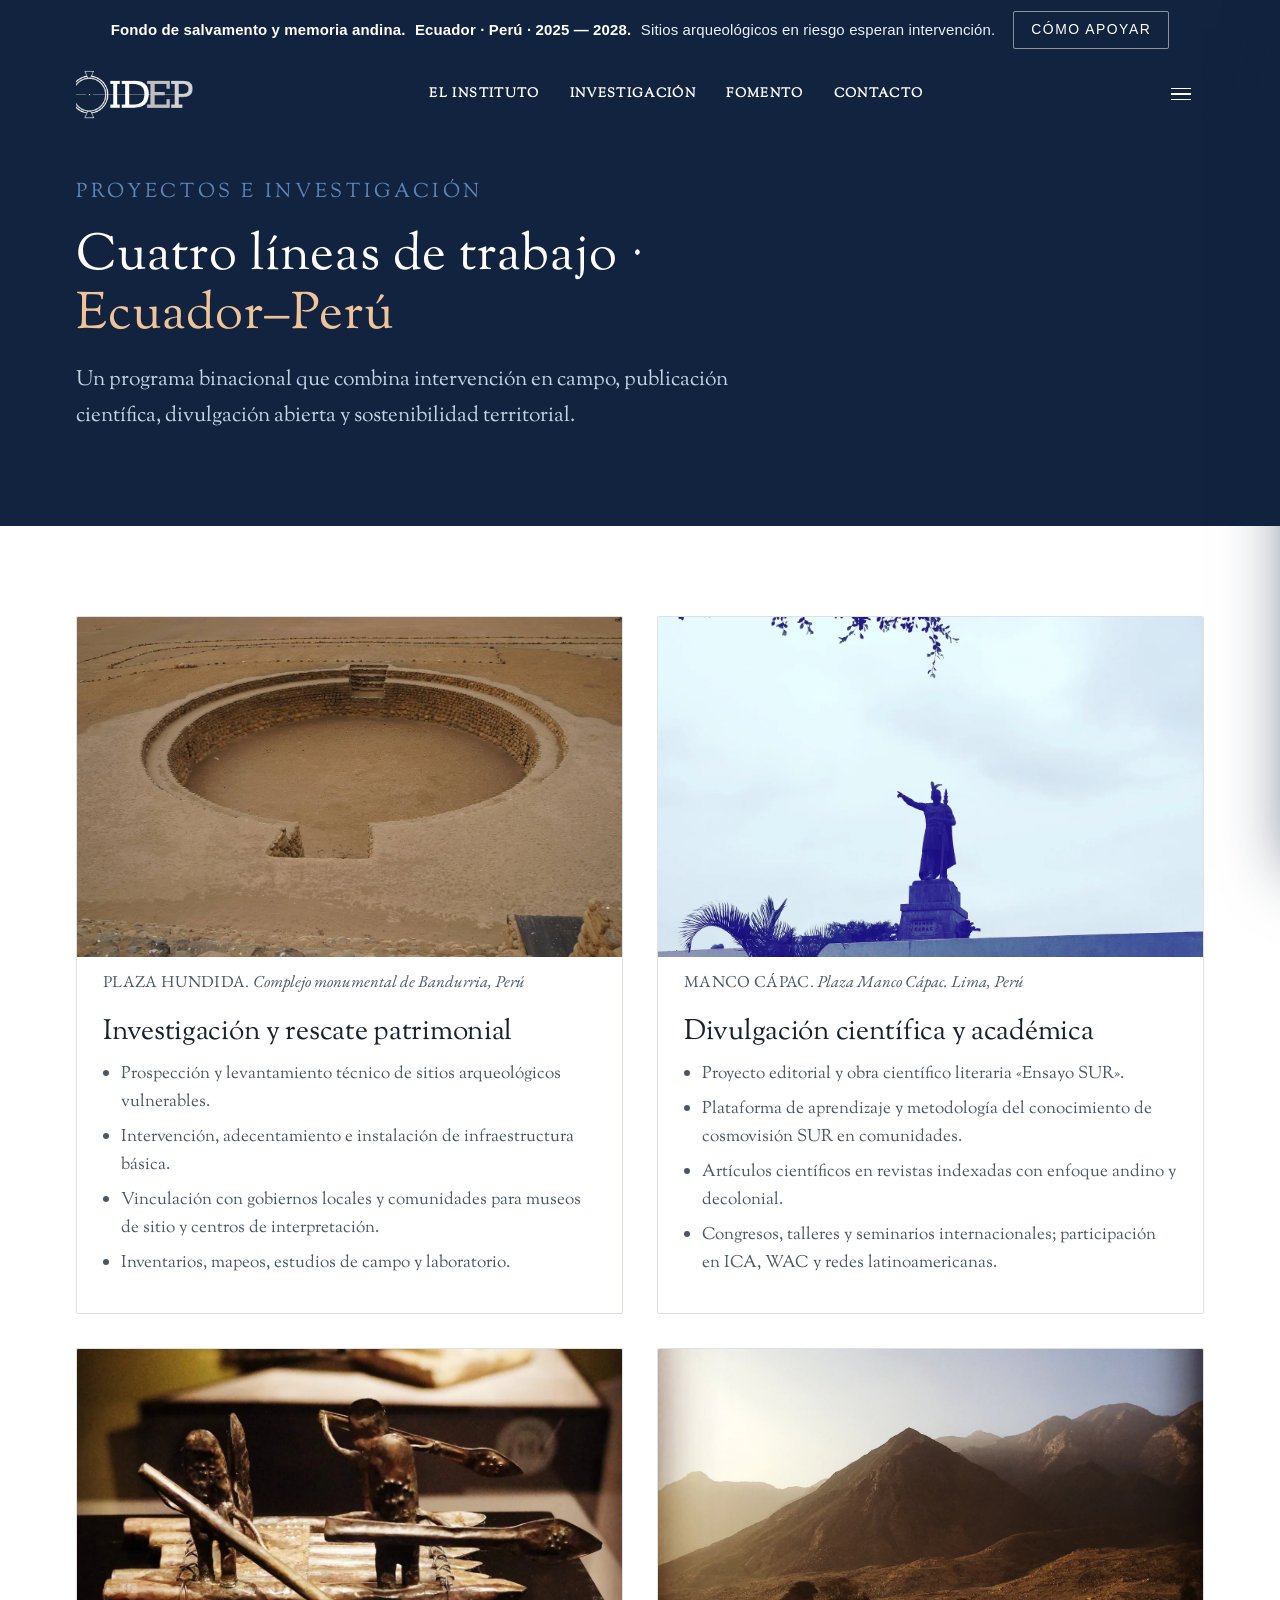
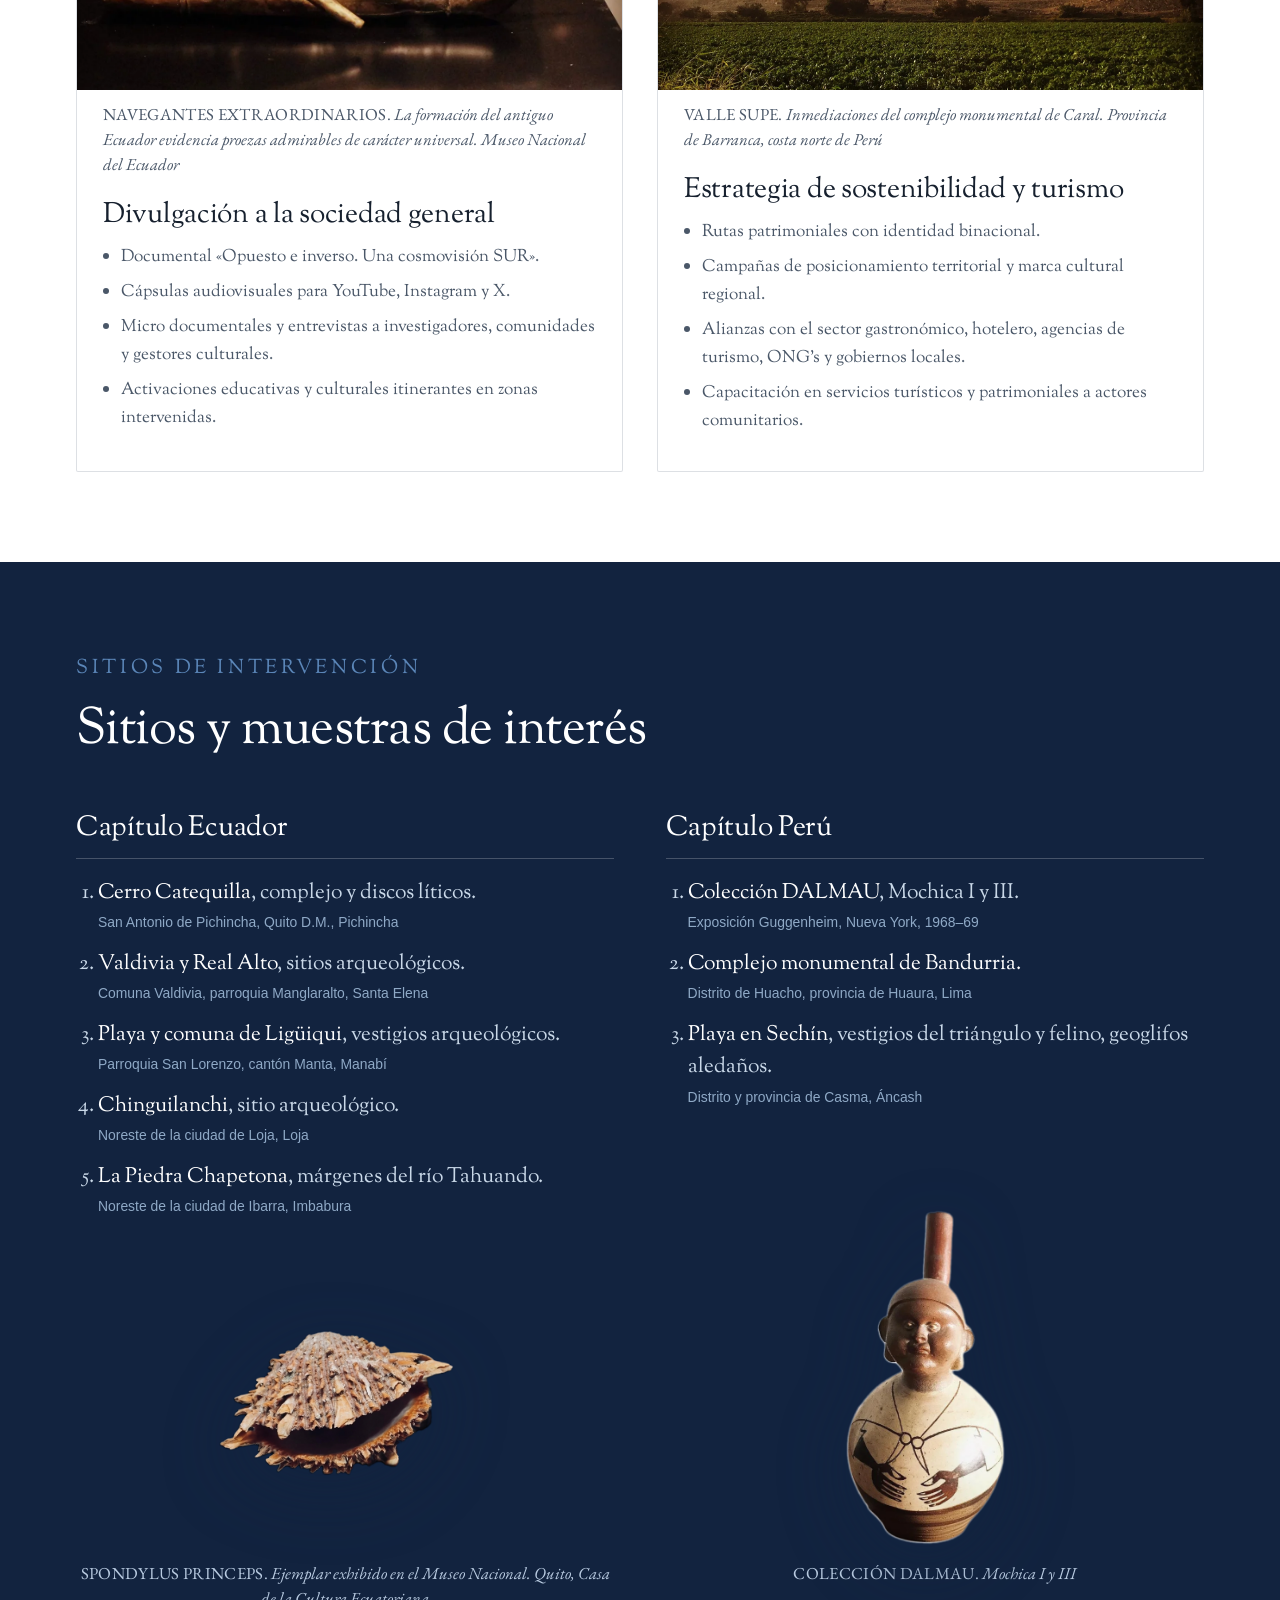
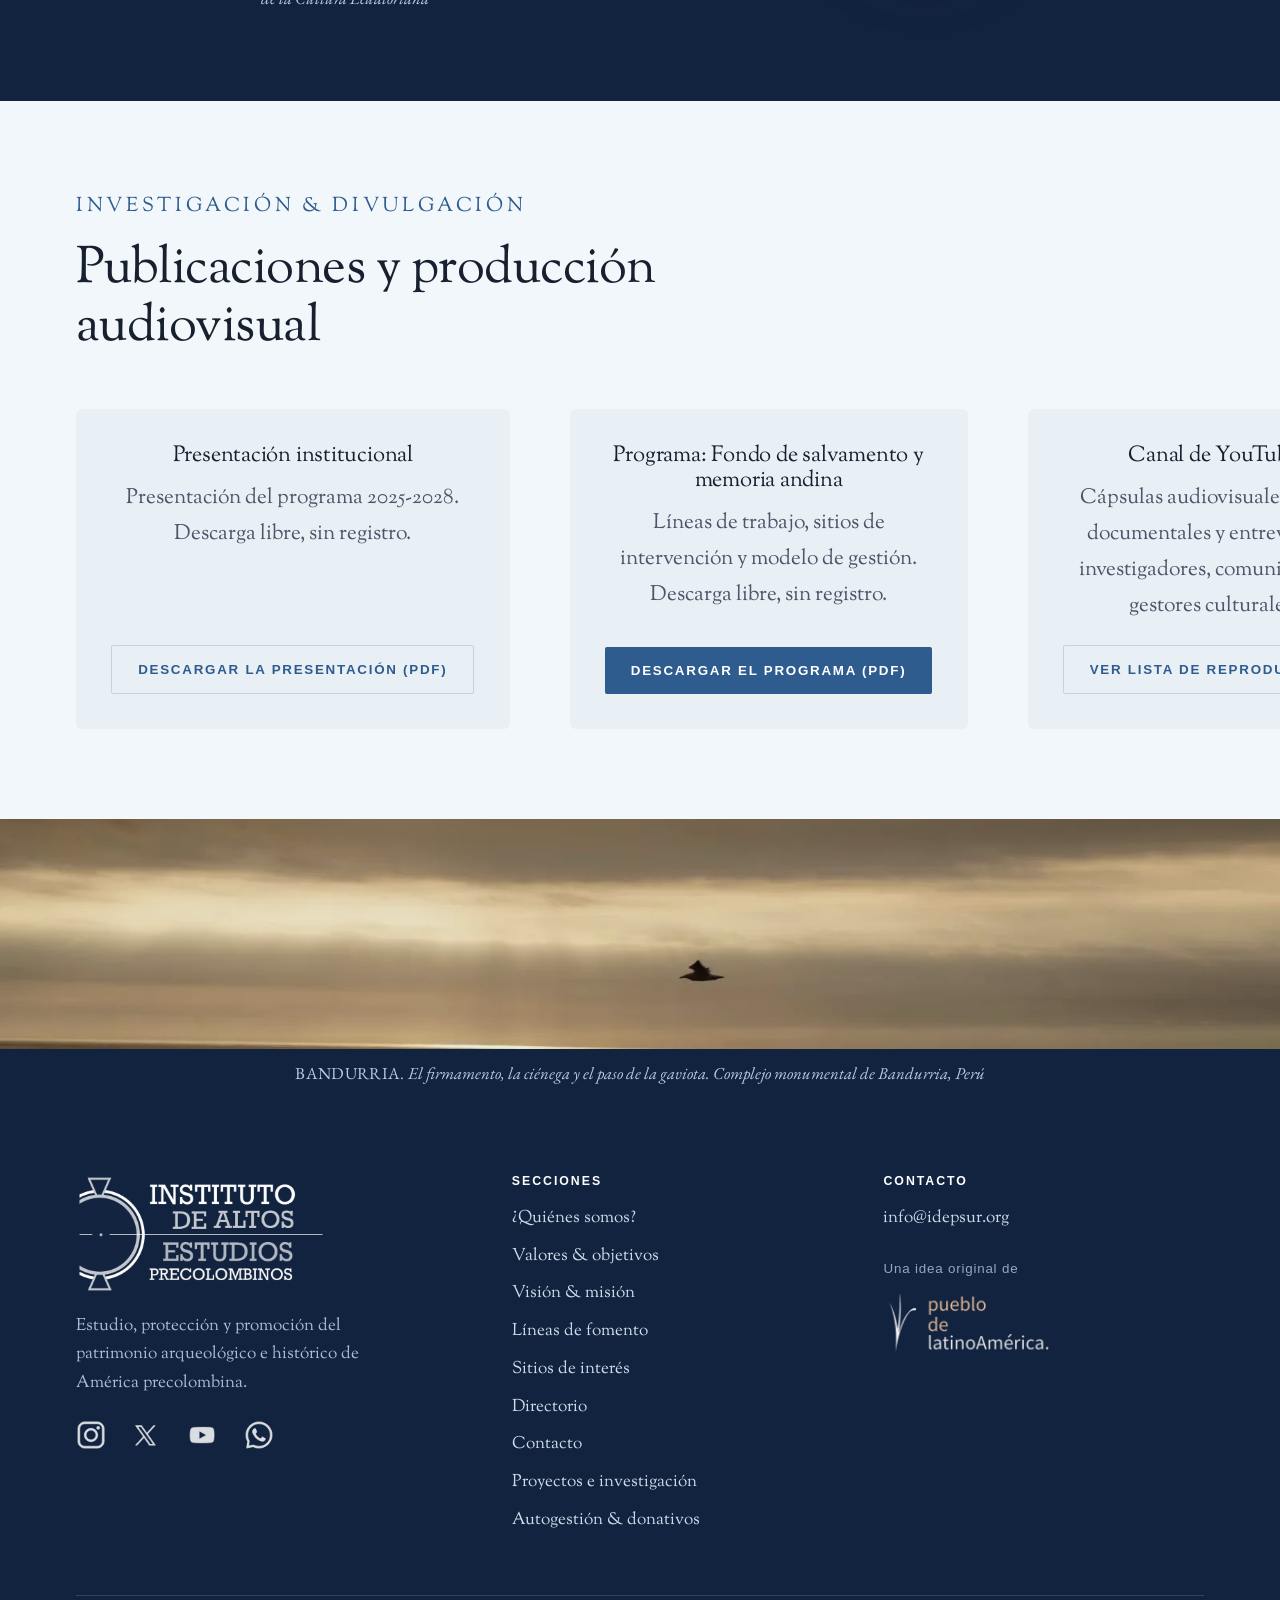
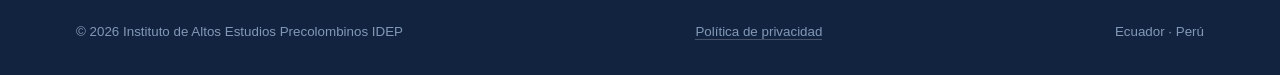
<file: proyectos-investigacion.html>
<!DOCTYPE html>
<html lang="es">
<head>
<meta charset="utf-8">
<meta name="viewport" content="width=device-width, initial-scale=1">

<!-- ===================================================================== -->
<!-- ##                                                                 ## -->
<!-- ##   QUITAR ESTA ETIQUETA ANTES DEL LANZAMIENTO OFICIAL            ## -->
<!-- ##                                                                 ## -->
<!-- ##   Mientras esté aquí, Google y los demás buscadores NO van a    ## -->
<!-- ##   mostrar el sitio en sus resultados. Es a propósito, para que  ## -->
<!-- ##   nadie encuentre la web mientras está en construcción.         ## -->
<!-- ##                                                                 ## -->
<!-- ##   El día del lanzamiento: borrar la línea <meta name="robots">  ## -->
<!-- ##   de abajo en index.html, proyectos-investigacion.html,         ## -->
<!-- ##   autogestion-donativos.html y privacidad.html.                 ## -->
<!-- ##   En gracias.html NO se borra: esa se queda siempre oculta.     ## -->
<!-- ##                                                                 ## -->
<!-- ===================================================================== -->
<meta name="robots" content="noindex, nofollow">
<!-- ===================================================================== -->

<title>Proyectos e investigación · IDEP</title>
<meta name="description" content="Cuatro líneas de trabajo del IDEP entre Ecuador y Perú: intervención en campo, sitios arqueológicos en riesgo, publicación científica y divulgación abierta.">
<link rel="canonical" href="https://idepsur.org/proyectos-investigacion.html">
<meta name="theme-color" content="#12233f">

<link rel="icon" href="assets/favicon.ico" sizes="any">
<link rel="icon" type="image/png" href="assets/favicon-512.png">
<link rel="apple-touch-icon" href="assets/apple-touch-icon.png">

<meta property="og:type" content="website">
<meta property="og:site_name" content="Instituto de Altos Estudios Precolombinos IDEP">
<meta property="og:locale" content="es_EC">
<meta property="og:url" content="https://idepsur.org/proyectos-investigacion.html">
<meta property="og:title" content="Proyectos e investigación · IDEP">
<meta property="og:description" content="Cuatro líneas de trabajo entre Ecuador y Perú, los sitios de intervención y la producción científica del instituto.">
<meta property="og:image" content="https://idepsur.org/assets/og-idep.jpg">
<meta property="og:image:secure_url" content="https://idepsur.org/assets/og-idep.jpg">
<meta property="og:image:type" content="image/jpeg">
<meta property="og:image:width" content="1200">
<meta property="og:image:height" content="630">
<meta name="twitter:card" content="summary_large_image">
<meta name="twitter:image" content="https://idepsur.org/assets/og-idep.jpg">

<link rel="preconnect" href="https://fonts.googleapis.com">
<link rel="preconnect" href="https://fonts.gstatic.com" crossorigin>
<link href="https://fonts.googleapis.com/css2?family=Bodoni+Moda:opsz,wght@6..96,400&family=EB+Garamond:ital@0;1&family=Sorts+Mill+Goudy:ital@0;1&display=swap" rel="stylesheet">
<link rel="stylesheet" href="assets/estilos.css">

<script src="assets/pixel.js"></script>
<noscript><img height="1" width="1" style="display:none" alt=""
src="https://www.facebook.com/tr?id=1376010187844881&ev=PageView&noscript=1"></noscript>
</head>
<body>

<!--#CHROME-SUPERIOR#-->
<!-- CORRECCIÓN 1 · la barra lleva "Ecuador · Perú · 2025 — 2028".
     Las tres frases van en <span> separados para poder quebrarlas
     en tres líneas centradas en celular (PARTE 2.7). -->
<div class="barra-apoyo">
  <div class="wrap">
    <span>
      <span class="frase"><strong>Fondo de salvamento y memoria andina.</strong></span>
      <span class="frase"><strong>Ecuador · Perú · 2025 — 2028.</strong></span>
      <span class="frase">Sitios arqueológicos en riesgo esperan intervención.</span>
    </span>
    <a href="autogestion-donativos.html">Cómo apoyar</a>
  </div>
</div>

<!-- CORRECCIÓN 2 · logo de siglas. CORRECCIÓN 3 · botón de tres líneas, sin la palabra "Menú". -->
<header class="cabecera" id="cabecera">
  <div class="wrap">
    <a class="marca" href="index.html" aria-label="IDEP, inicio">
      <img class="logo-claro" src="assets/img/logo-fondo-oscuro-web.png" width="720" height="351" alt="IDEP">
      <img class="logo-oscuro" src="assets/img/logo-siglas-oscuro-recortado.png" width="720" height="351" alt="IDEP">
    </a>

    <!-- Submenú desplegable, solo escritorio (min-width:1024px). -->
    <nav class="nav-desk" aria-label="Secciones del sitio">
      <div class="nav-item">
        <a class="nav-titulo" href="index.html#quienes">EL INSTITUTO</a>
        <div class="nav-panel">
          <a href="index.html#quienes"><span class="txt">¿Quiénes somos?</span><span class="ir">Ir a la página</span></a>
          <a href="index.html#valores"><span class="txt">Valores &amp; objetivos</span><span class="ir">Ir a la página</span></a>
          <a href="index.html#mision"><span class="txt">Visión &amp; misión</span><span class="ir">Ir a la página</span></a>
          <a href="index.html#enlaces"><span class="txt">Sitios de interés</span><span class="ir">Ir a la página</span></a>
          <a href="index.html#directorio"><span class="txt">Directorio</span><span class="ir">Ir a la página</span></a>
        </div>
      </div>
      <div class="nav-item">
        <a class="nav-titulo" href="#lineas">INVESTIGACIÓN</a>
        <div class="nav-panel">
          <a href="#lineas"><span class="txt">Líneas de trabajo</span><span class="ir">Ir a la página</span></a>
          <a href="#sitios"><span class="txt">Sitios de intervención</span><span class="ir">Ir a la página</span></a>
          <a href="#divulgacion"><span class="txt">Investigación &amp; divulgación</span><span class="ir">Ir a la página</span></a>
        </div>
      </div>
      <div class="nav-item">
        <a class="nav-titulo" href="index.html#fomento">FOMENTO</a>
        <div class="nav-panel">
          <a href="index.html#fomento"><span class="txt">Fondo de salvamento</span><span class="ir">Ir a la página</span></a>
          <a href="autogestion-donativos.html#ensayo"><span class="txt">Ensayo SUR</span><span class="ir">Ir a la página</span></a>
          <a href="autogestion-donativos.html#paquetes"><span class="txt">Paquetes de aporte</span><span class="ir">Ir a la página</span></a>
        </div>
      </div>
      <a class="nav-titulo nav-directo" href="index.html#contacto">CONTACTO</a>
    </nav>

    <button class="btn-menu" id="btnMenu" aria-expanded="false" aria-controls="panel" aria-label="Abrir menú">
      <span class="barras" aria-hidden="true"><i></i><i></i><i></i></span>
    </button>
  </div>
</header>

<div class="velo" id="velo"></div>

<nav class="panel" id="panel" aria-label="Menú principal">
  <div class="panel-cab">
    <span>Secciones</span>
    <button class="cerrar" id="btnCerrar" aria-label="Cerrar menú">&times;</button>
  </div>
  <div class="panel-cuerpo">
    <a class="item" href="index.html#inicio">Inicio</a>
    <a class="item" href="index.html#quienes">¿Quiénes somos?</a>
    <a class="item" href="index.html#valores">Valores &amp; objetivos</a>
    <a class="item" href="index.html#mision">Visión &amp; misión</a>
    <a class="item" href="index.html#fomento">Líneas de fomento</a>
    <a class="item" href="index.html#enlaces">Sitios de interés</a>
    <a class="item" href="index.html#directorio">Directorio</a>
    <a class="item" href="index.html#contacto">Contacto</a>

    <div class="grupo-otras">
      <p class="rotulo">Explorar</p>
      <a class="item externo" href="proyectos-investigacion.html" aria-current="page">
        <span>Proyectos e investigación</span>
        <svg viewBox="0 0 24 24" fill="none" stroke="currentColor" stroke-width="1.6"
             stroke-linecap="round" stroke-linejoin="round" aria-hidden="true">
          <path d="M18 13v6a2 2 0 0 1-2 2H5a2 2 0 0 1-2-2V8a2 2 0 0 1 2-2h6"/>
          <path d="M15 3h6v6"/><path d="M10 14L21 3"/>
        </svg>
      </a>
      <a class="item externo" href="autogestion-donativos.html">
        <span>Autogestión &amp; donativos</span>
        <svg viewBox="0 0 24 24" fill="none" stroke="currentColor" stroke-width="1.6"
             stroke-linecap="round" stroke-linejoin="round" aria-hidden="true">
          <path d="M18 13v6a2 2 0 0 1-2 2H5a2 2 0 0 1-2-2V8a2 2 0 0 1 2-2h6"/>
          <path d="M15 3h6v6"/><path d="M10 14L21 3"/>
        </svg>
      </a>
    </div>
  </div>
</nav>
<!--#/CHROME-SUPERIOR#-->

<section class="portada-int">
  <div class="wrap">
    <p class="kicker">Proyectos e investigación</p>
    <!-- CORRECCIÓN 14 · el título va con separador " · " y sin punto final. -->
    <h1>Cuatro líneas de trabajo · <span style="color:#EFC499">Ecuador–Perú</span></h1>
    <p>Un programa binacional que combina intervención en campo, publicación científica, divulgación abierta y sostenibilidad territorial.</p>
  </div>
</section>

<!-- CORRECCIÓN 24 · pies de foto del cuadro del punto 24. -->
<section id="lineas">
  <div class="wrap">
    <div class="proyectos">
      <article class="proyecto rv">
        <figure>
          <div class="foto"><img src="assets/img/plaza-dia.webp" loading="lazy" decoding="async" alt="Plaza circular hundida del complejo monumental de Bandurria"></div>
          <figcaption><span class="pie-titulo">Plaza hundida.</span> <em>Complejo monumental de Bandurria, Perú</em></figcaption>
        </figure>
        <div class="txt">
          <h3>Investigación y rescate patrimonial</h3>
          <ul>
            <li>Prospección y levantamiento técnico de sitios arqueológicos vulnerables.</li>
            <li>Intervención, adecentamiento e instalación de infraestructura básica.</li>
            <li>Vinculación con gobiernos locales y comunidades para museos de sitio y centros de interpretación.</li>
            <li>Inventarios, mapeos, estudios de campo y laboratorio.</li>
          </ul>
        </div>
      </article>

      <!-- CORRECCIÓN 14 · la imagen de esta tarjeta pasa a ser "estatua-1" (manco-capac). -->
      <article class="proyecto rv">
        <figure>
          <div class="foto"><img src="assets/img/manco-capac.webp" loading="lazy" decoding="async" alt="Estatua de Manco Cápac en la Plaza Manco Cápac de Lima"></div>
          <figcaption><span class="pie-titulo">Manco Cápac.</span> <em>Plaza Manco Cápac. Lima, Perú</em></figcaption>
        </figure>
        <div class="txt">
          <h3>Divulgación científica y académica</h3>
          <ul>
            <li>Proyecto editorial y obra científico literaria «Ensayo SUR».</li>
            <li>Plataforma de aprendizaje y metodología del conocimiento de cosmovisión SUR en comunidades.</li>
            <li>Artículos científicos en revistas indexadas con enfoque andino y decolonial.</li>
            <li>Congresos, talleres y seminarios internacionales; participación en ICA, WAC y redes latinoamericanas.</li>
          </ul>
        </div>
      </article>

      <article class="proyecto rv">
        <figure>
          <div class="foto"><img src="assets/img/balsa.webp" loading="lazy" decoding="async" alt="Modelo de embarcación precolombina en exhibición"></div>
          <figcaption><span class="pie-titulo">Navegantes extraordinarios.</span> <em>La formación del antiguo Ecuador evidencia proezas admirables de carácter universal. Museo Nacional del Ecuador</em></figcaption>
        </figure>
        <div class="txt">
          <h3>Divulgación a la sociedad general</h3>
          <ul>
            <li>Documental «Opuesto e inverso. Una cosmovisión SUR».</li>
            <li>Cápsulas audiovisuales para YouTube, Instagram y X.</li>
            <li>Micro documentales y entrevistas a investigadores, comunidades y gestores culturales.</li>
            <li>Activaciones educativas y culturales itinerantes en zonas intervenidas.</li>
          </ul>
        </div>
      </article>

      <article class="proyecto rv">
        <figure>
          <div class="foto"><img src="assets/img/montanas.webp" loading="lazy" decoding="async" alt="Valle de Supe, cerca del complejo monumental de Caral"></div>
          <figcaption><span class="pie-titulo">Valle Supe.</span> <em>Inmediaciones del complejo monumental de Caral. Provincia de Barranca, costa norte de Perú</em></figcaption>
        </figure>
        <div class="txt">
          <h3>Estrategia de sostenibilidad y turismo</h3>
          <ul>
            <li>Rutas patrimoniales con identidad binacional.</li>
            <li>Campañas de posicionamiento territorial y marca cultural regional.</li>
            <li>Alianzas con el sector gastronómico, hotelero, agencias de turismo, ONG's y gobiernos locales.</li>
            <li>Capacitación en servicios turísticos y patrimoniales a actores comunitarios.</li>
          </ul>
        </div>
      </article>
    </div>
  </div>
</section>

<!-- CORRECCIÓN 15 · el título cambia y debajo va "Ecuador y Perú" del mismo tamaño.
     Las imágenes van en su propia fila, todas del mismo tamaño de caja. -->
<section class="marino" id="sitios">
  <div class="wrap">
    <div class="cab-seccion rv">
      <p class="kicker claro">Sitios de intervención</p>
      <h2>Sitios y muestras de interés</h2>
    </div>
    <div class="sitios">
      <div class="rv">
        <h3>Capítulo Ecuador</h3>
        <ol>
          <li><b>Cerro Catequilla</b>, complejo y discos líticos.<span>San Antonio de Pichincha, Quito D.M., Pichincha</span></li>
          <li><b>Valdivia y Real Alto</b>, sitios arqueológicos.<span>Comuna Valdivia, parroquia Manglaralto, Santa Elena</span></li>
          <li><b>Playa y comuna de Ligüiqui</b>, vestigios arqueológicos.<span>Parroquia San Lorenzo, cantón Manta, Manabí</span></li>
          <li><b>Chinguilanchi</b>, sitio arqueológico.<span>Noreste de la ciudad de Loja, Loja</span></li>
          <li><b>La Piedra Chapetona</b>, márgenes del río Tahuando.<span>Noreste de la ciudad de Ibarra, Imbabura</span></li>
        </ol>
        <figure class="figura-capitulo">
          <div class="caja caja-spondylus"><img src="assets/img/spondylustransparente.png" width="1080" height="1080" loading="lazy" decoding="async" alt="Ejemplar de Spondylus princeps"></div>
          <figcaption><span class="pie-titulo">Spondylus princeps.</span> <em>Ejemplar exhibido en el Museo Nacional. Quito, Casa de la Cultura Ecuatoriana</em></figcaption>
        </figure>
      </div>
      <div class="rv">
        <h3>Capítulo Perú</h3>
        <ol>
          <li><b>Colección DALMAU</b>, Mochica I y III.<span>Exposición Guggenheim, Nueva York, 1968–69</span></li>
          <li><b>Complejo monumental de Bandurria.</b><span>Distrito de Huacho, provincia de Huaura, Lima</span></li>
          <li><b>Playa en Sechín</b>, vestigios del triángulo y felino, geoglifos aledaños.<span>Distrito y provincia de Casma, Áncash</span></li>
        </ol>
        <figure class="figura-capitulo">
          <div class="caja"><img src="assets/img/pieza-figura-nueva.webp" width="900" height="897" loading="lazy" decoding="async" alt="Pieza cerámica precolombina de la Colección DALMAU"></div>
          <figcaption><span class="pie-titulo">Colección DALMAU.</span> <em>Mochica I y III</em></figcaption>
        </figure>
      </div>
    </div>


  </div>
</section>

<!-- CORRECCIÓN 18 · "Investigación & divulgación" con "&".
     PDF de descarga libre y enlace a la lista de YouTube. -->
<section class="celeste" id="divulgacion">
  <div class="wrap">
    <div class="cab-seccion rv">
      <p class="kicker">Investigación &amp; divulgación</p>
      <h2>Publicaciones y producción audiovisual</h2>
    </div>
    <div class="recursos recursos-3">
      <div class="recurso rv recurso-fondo">
        <h3>Presentación institucional</h3>
        <p>Presentación del programa 2025-2028. Descarga libre, sin registro.</p>
        <a class="btn btn-borde" href="assets/docs/presentacion-idep-2025-2028.pdf" target="_blank" rel="noopener">Descargar la presentación (PDF)</a>
      </div>
      <hr class="sep-recurso">
      <div class="recurso rv recurso-fondo">
        <h3>Programa: Fondo de salvamento y memoria andina</h3>
        <p>Líneas de trabajo, sitios de intervención y modelo de gestión. Descarga libre, sin registro.</p>
        <a class="btn btn-azul" href="assets/docs/presentacion-idep-2025-2028.pdf" target="_blank" rel="noopener">Descargar el programa (PDF)</a>
      </div>
      <hr class="sep-recurso">
      <div class="recurso rv recurso-fondo">
        <h3>Canal de YouTube</h3>
        <p>Cápsulas audiovisuales, micro documentales y entrevistas a investigadores, comunidades y gestores culturales.</p>
        <a class="btn btn-borde" href="https://www.youtube.com/playlist?list=PLWsQ3fmvFlFwiF9nfafirtIRTWFQOVO8X" target="_blank" rel="noopener">Ver lista de reproducción</a>
      </div>
    </div>
  </div>
</section>

<div class="franja">
  <div class="marco"><img src="assets/img/franja-bandurria.webp"
    srcset="assets/img/franja-bandurria-900.webp 900w, assets/img/franja-bandurria-1600.webp 1600w, assets/img/franja-bandurria.webp 2400w"
    sizes="100vw" width="2400" height="662" loading="lazy" decoding="async"
    alt="Vista del complejo monumental de Bandurria, Perú"></div>
  <figcaption><span class="pie-titulo">Bandurria.</span> <em>El firmamento, la ciénega y el paso de la gaviota. Complejo monumental de Bandurria, Perú</em></figcaption>
</div>

<!--#CHROME-INFERIOR#-->
<footer class="pie">
  <div class="wrap">
    <div class="pie-grid">
      <div>
        <img class="logo" src="assets/img/logo-blanco-solido-recortado.png" width="720" height="345" loading="lazy" decoding="async" alt="IDEP">
        <p style="max-width:38ch;margin:0">Estudio, protección y promoción del patrimonio arqueológico e histórico de América precolombina.</p>
        <!-- PARTE 2.11 · los cuatro iconos en fila, mismo tamaño y mismo color. -->
        <div class="redes">
          <a href="https://www.instagram.com/pueblodelatinoamerica/" target="_blank" rel="noopener" aria-label="Instagram"><img src="assets/img/icono-blanco-instagram.png" width="160" height="160" loading="lazy" decoding="async" alt="Instagram"></a>
          <a href="https://x.com/IdepSur" target="_blank" rel="noopener" aria-label="X"><img src="assets/img/icono-blanco-x.png" width="160" height="160" loading="lazy" decoding="async" alt="X"></a>
          <a href="https://www.youtube.com/playlist?list=PLWsQ3fmvFlFwiF9nfafirtIRTWFQOVO8X" target="_blank" rel="noopener" aria-label="YouTube"><img src="assets/img/icono-blanco-youtube.png" width="160" height="160" loading="lazy" decoding="async" alt="YouTube"></a>
          <a href="https://wa.me/593978713368" target="_blank" rel="noopener" aria-label="WhatsApp"><img src="assets/img/icono-blanco-whatsapp.png" width="160" height="160" loading="lazy" decoding="async" alt="WhatsApp"></a>
        </div>
      </div>
      <div>
        <h4>Secciones</h4>
        <ul>
          <li><a href="index.html#quienes">¿Quiénes somos?</a></li>
          <li><a href="index.html#valores">Valores &amp; objetivos</a></li>
          <li><a href="index.html#mision">Visión &amp; misión</a></li>
          <li><a href="index.html#fomento">Líneas de fomento</a></li>
          <li><a href="index.html#enlaces">Sitios de interés</a></li>
          <li><a href="index.html#directorio">Directorio</a></li>
          <li><a href="index.html#contacto">Contacto</a></li>
          <li><a href="proyectos-investigacion.html">Proyectos e investigación</a></li>
          <li><a href="autogestion-donativos.html">Autogestión &amp; donativos</a></li>
        </ul>
      </div>
      <div>
        <h4>Contacto</h4>
        <!-- CORRECCIÓN 23 · un solo correo. -->
        <ul>
          <li><a href="mailto:info@idepsur.org">info@idepsur.org</a></li>
        </ul>
        <p class="idea">Una idea original de</p>
        <a href="https://x.com/IdepSur" target="_blank" rel="noopener" aria-label="pueblo de latinoAmérica en X">
          <img class="logo-2" src="assets/img/pueblo-de-latinoamerica.webp" width="700" height="279" loading="lazy" decoding="async" alt="pueblo de latinoAmérica">
        </a>
      </div>
    </div>
    <div class="legal">
      <span>© <span id="anio">2026</span> Instituto de Altos Estudios Precolombinos IDEP</span>
      <span><a href="privacidad.html">Política de privacidad</a></span>
      <span>Ecuador · Perú</span>
    </div>
  </div>
</footer>
<!--#/CHROME-INFERIOR#-->

<script src="assets/menu.js"></script>
</body>
</html>
</file>
<file: assets/estilos.css>
/* =====================================================================
   IDEP · Hoja de estilos compartida.
   Reconstruida desde index-original.html con las 24 correcciones.
   La usan: index.html, proyectos-investigacion.html,
   autogestion-donativos.html, gracias.html y privacidad.html.
   ===================================================================== */

:root{
  --marino:#12233f;
  --marino-2:#1b3357;
  --azul:#2f5c8f;
  --azul-claro:#5b86b8;
  --celeste:#e4edf5;
  --celeste-2:#f2f7fb;
  --blanco:#ffffff;
  --tinta:#16202e;
  --tinta-suave:#4a5768;
  --linea:rgba(18,35,63,.14);
  --serif:'Sorts Mill Goudy','Iowan Old Style',Georgia,'Times New Roman',serif;
  --sans:-apple-system,BlinkMacSystemFont,'Segoe UI',Roboto,Helvetica,Arial,sans-serif;
  --num:'Bodoni Moda',Didot,'Times New Roman',serif;
  --cursiva:'EB Garamond',Georgia,serif;
  --ancho:1180px;
  --logo:46px;          /* casi el alto del botón del menú */
  --cab:62px;           /* logo/botón (46) + 8 arriba + 8 abajo */
}
*{box-sizing:border-box}
html{scroll-behavior:smooth; scroll-padding-top:calc(var(--cab) + 10px)}
body{
  margin:0; background:var(--blanco); color:var(--tinta);
  font-family:var(--serif); font-size:19px; line-height:1.72;
  -webkit-font-smoothing:antialiased; overflow-x:hidden;
}
img{max-width:100%; height:auto; display:block}
a{color:inherit}
.wrap{width:100%; max-width:var(--ancho); margin:0 auto; padding:0 clamp(18px,4vw,26px)}

/* ---------- Tipografía ---------- */
h1,h2,h3,h4{font-weight:400; line-height:1.14; margin:0; letter-spacing:-.01em}
h2{font-size:clamp(1.9rem,4vw,3rem)}
h3{font-size:clamp(1.3rem,2.2vw,1.7rem)}

/* CORRECCIÓN 9 · rótulo de sección en Sorts Mill Goudy, mayúsculas y algo mayor */
.kicker{
  font-family:var(--serif); font-size:clamp(.85rem,3.2vw,1.15rem);
  letter-spacing:clamp(.08em,.6vw,.18em); text-transform:uppercase;
  color:var(--azul); margin:0 0 16px; font-weight:400;
}
.kicker.claro{color:var(--azul-claro)}
.lead{font-size:clamp(1.08rem,1.6vw,1.3rem); color:var(--tinta-suave); line-height:1.68}

/* ---------- Palabras resaltadas ----------
   .resalte-bold: negrita; el color de cada palabra va aparte, inline
   por palabra (cada una tiene su propio color pedido). .resalte y
   .resalte-claro quedan de respaldo por si algo no se migró. */
.resalte{color:#a8c8e8}
.resalte-claro{color:#2f5c8f}
.resalte-bold{font-weight:700}

/* Pies de foto · estructura fija en todo el sitio:
   <span class="pie-titulo">TÍTULO.</span> <em>texto descriptivo</em>
   El título va en mayúsculas y SIN cursiva; el texto va en cursiva. */
figure{margin:0}
figcaption,.pie-foto{
  font-family:var(--cursiva); font-style:normal; font-size:.95rem;
  color:var(--tinta-suave); margin-top:12px; line-height:1.5; letter-spacing:0;
}
.pie-titulo{font-style:normal; text-transform:uppercase; letter-spacing:.02em}
figcaption em,.pie-foto em{font-style:italic}
section.marino figcaption,.franja figcaption{color:#b9cbe1}

/* ---------- CORRECCIÓN 1 · Barra superior ---------- */
.barra-apoyo{
  background:var(--marino); color:#e9f0f8; font-family:var(--sans);
  font-size:.85rem; letter-spacing:.01em;
}
.barra-apoyo .wrap{
  display:flex; align-items:center; justify-content:center; gap:18px;
  flex-wrap:wrap; padding-top:11px; padding-bottom:11px; text-align:center;
}
.barra-apoyo strong{font-weight:600; color:#fff}
.barra-apoyo a{
  color:#fff; text-decoration:none; border:1px solid rgba(255,255,255,.5);
  padding:6px 17px; border-radius:2px; font-size:.79rem; letter-spacing:.11em;
  text-transform:uppercase; white-space:nowrap; transition:background .25s,border-color .25s;
}
.barra-apoyo a:hover{background:#fff; color:var(--marino); border-color:#fff}
/* Las tres frases son <span> separados: en escritorio van seguidos,
   en celular cada uno cae en su propia línea (ver responsive). */
.barra-apoyo .frase{display:inline}
.barra-apoyo .frase + .frase{margin-left:.35em}

/* ---------- CORRECCIONES 2 y 3 · Cabecera ---------- */
.cabecera{
  position:sticky; top:0; z-index:60; background:rgba(255,255,255,.96);
  backdrop-filter:saturate(160%) blur(9px); border-bottom:1px solid var(--linea);
  transition:box-shadow .3s;
  --cab-color:var(--tinta);
}
.cabecera.fija{box-shadow:0 8px 26px -22px rgba(18,35,63,.55)}
.cabecera .wrap{display:flex; align-items:center; justify-content:space-between;
  gap:20px; height:var(--cab)}
/* El logo claro y el oscuro ocupan la misma celda (grid-area 1/1) y se
   cruzan con opacidad; cuál se ve depende de --cab-color (ver más abajo,
   punto 1 de la cabecera transparente, solo activo en escritorio). */
.marca{display:grid; align-items:center}
.marca img{grid-area:1/1; height:var(--logo); width:auto; transition:opacity .35s ease}
.marca .logo-claro{opacity:0; pointer-events:none}
.btn-menu{display:flex; align-items:center; justify-content:center; background:none;
  cursor:pointer; border:1px solid var(--linea); border-radius:2px;
  width:46px; height:46px; color:var(--cab-color); padding:0; flex:0 0 auto;
  transition:color .35s ease}
.btn-menu:hover{border-color:var(--azul); color:var(--azul)}
/* El menú de 4 títulos (submenú desplegable) es exclusivo de escritorio;
   en celular no se ve. Se reactiva en el bloque de 1024px más abajo. */
.nav-desk{display:none}
.barras{display:inline-flex; flex-direction:column; gap:4px; width:20px}
.barras i{height:1.5px; background:currentColor; display:block;
  transition:transform .3s,opacity .3s}
.abierto .barras i:nth-child(1){transform:translateY(5.5px) rotate(45deg)}
.abierto .barras i:nth-child(2){opacity:0}
.abierto .barras i:nth-child(3){transform:translateY(-5.5px) rotate(-45deg)}

/* ---------- Menú desplegable (mockup-menu.html) ---------- */
.velo{position:fixed; inset:0; background:rgba(10,20,36,.45); opacity:0; visibility:hidden;
  transition:opacity .3s,visibility .3s; z-index:55}
.velo.on{opacity:1; visibility:visible}
.panel{position:fixed; top:0; right:0; z-index:70; width:min(430px,100%);
  height:100dvh; max-height:100dvh; background:#fff; transform:translateX(100%);
  transition:transform .35s ease; display:flex; flex-direction:column;
  box-shadow:-20px 0 60px -30px rgba(18,35,63,.6)}
.panel.on{transform:none}
/* La cabecera del panel nunca se encoge: el botón de cerrar queda
   siempre visible aunque la lista sea más alta que la pantalla. */
.panel-cab{flex:0 0 auto; display:flex; align-items:center; justify-content:space-between;
  padding:0 24px; min-height:var(--cab); border-bottom:1px solid var(--linea); background:#fff}
.panel-cab span{font-family:var(--sans); font-size:.72rem; letter-spacing:.16em;
  text-transform:uppercase; color:var(--tinta-suave); font-weight:600}
.cerrar{background:none; border:1px solid var(--linea); border-radius:2px; cursor:pointer;
  width:40px; height:40px; font-size:1.2rem; line-height:1; color:var(--tinta); flex:0 0 auto}
.cerrar:hover{border-color:var(--azul); color:var(--azul)}
/* El cuerpo es lo único que se desplaza. */
.panel-cuerpo{flex:1 1 auto; min-height:0; overflow-y:auto; -webkit-overflow-scrolling:touch;
  padding:4px 24px calc(18px + env(safe-area-inset-bottom))}
/* Espaciado ajustado para que las diez secciones entren sin desplazar,
   tanto en computadora como en celular. */
.panel a.item{display:block; text-decoration:none; padding:11px 0;
  border-bottom:1px solid var(--linea); font-size:1rem;
  text-transform:uppercase; letter-spacing:.06em; line-height:1.3}
.panel a.item:hover{color:var(--azul)}
.panel a.item[aria-current="page"]{color:var(--azul)}
/* Grupo "Explorar": páginas separadas, con flecha hacia afuera */
.grupo-otras{margin-top:4px; padding-top:14px; position:relative}
.grupo-otras::before{content:''; position:absolute; top:0; left:0; right:0; height:1px;
  background:var(--linea)}
.grupo-otras .rotulo{font-family:var(--sans); font-size:.68rem; letter-spacing:.16em;
  text-transform:uppercase; color:var(--azul-claro); margin:0 0 2px; font-weight:600}
.panel a.externo{display:flex; align-items:center; justify-content:space-between; gap:10px}
.panel a.externo svg{flex:0 0 auto; width:15px; height:15px; opacity:.55}
.panel a.externo:hover svg{opacity:1}
@media (max-height:480px){
  .panel-cab{min-height:54px}
  .panel a.item{padding:11px 0; font-size:.95rem}
}

/* ---------- CORRECCIONES 4 y 5 · Portada ---------- */
.portada{position:relative; padding:0;
  min-height:clamp(460px,calc(86vh - var(--cab)),660px);
  display:flex; align-items:center; overflow:hidden; background:var(--marino)}
.portada-fondo{position:absolute; inset:0; width:100%; height:100%; object-fit:cover;
  opacity:.62; will-change:transform}
.portada::after{content:''; position:absolute; inset:0;
  background:linear-gradient(180deg,rgba(18,35,63,.55) 0%,rgba(18,35,63,.25) 42%,rgba(18,35,63,.93) 100%)}
/* Menos relleno arriba que abajo: el bloque queda ópticamente centrado
   o apenas por encima del centro, sin aire de más por encima del título. */
.portada .wrap{position:relative; z-index:2; color:#fff;
  padding-top:clamp(26px,3.5vw,44px); padding-bottom:clamp(44px,6vw,76px)}
/* Tamaño reducido un 15% respecto al original clamp(1.9rem,5vw,3.9rem).
   line-height más generoso (en vez de 1.22) para que las tres líneas
   queden a la misma distancia entre sí: IDEP es más grande que el resto
   y, si no, su propia línea quedaría con más aire que las otras dos. */
.portada h1{font-size:clamp(1.615rem,4.25vw,3.315rem); max-width:26ch;
  letter-spacing:.045em; line-height:1.45}
/* IDEP domina el título: 30% más grande, negrita y en verde intermedio,
   sin línea decorativa ni subrayado. line-height:1 en el propio <strong>
   para que no sume más aire encima del que ya da el line-height del h1. */
.portada h1 strong{
  display:inline-block; white-space:nowrap;
  font-weight:700; color:#fff; font-size:1em; line-height:1;
}
.portada .sub{max-width:56ch; margin-top:20px; font-size:clamp(1.02rem,1.6vw,1.28rem);
  color:#dce7f3; font-style:italic; line-height:1.6}

/* ---------- Portada corta de las páginas interiores ---------- */
.portada-int{background:var(--marino); color:#fff; padding:clamp(40px,5.5vw,70px) 0}
.portada-int h1{font-size:clamp(1.7rem,4vw,2.9rem); line-height:1.16; max-width:22ch;
  letter-spacing:.02em}
.portada-int .kicker{color:var(--azul-claro)}
.portada-int p{color:#c4d4e6; max-width:60ch; margin-top:18px}

/* ---------- Botones ---------- */
.acciones{display:flex; gap:14px; flex-wrap:wrap; margin-top:30px}
.btn{display:inline-flex; align-items:center; justify-content:center; min-height:44px;
  font-family:var(--sans); font-size:.76rem; letter-spacing:.13em;
  text-transform:uppercase; font-weight:600; text-decoration:none; padding:12px 26px;
  border-radius:2px; border:0; cursor:pointer;
  transition:transform .25s ease,background .25s ease,color .25s ease,box-shadow .25s ease}
/* Todos los botones ganan la misma sombra azul sutil al pasar el cursor.
   El cambio de fondo #2f5c8f→#12233f solo aplica tal cual al botón que
   ya es azul (.btn-azul); a los demás (blanco sobre el hero, con borde,
   de línea) forzarles ese mismo fondo los haría perder contraste o
   confundirse con su propio fondo, así que conservan su propio cambio
   de color y solo suman la sombra. */
.btn:hover{box-shadow:0 4px 12px rgba(47,92,143,.4)}
.btn-solido{background:#fff; color:var(--marino)}
.btn-solido:hover{transform:translateY(-2px)}
.btn-linea{border:1px solid rgba(255,255,255,.55); color:#fff}
.btn-linea:hover{background:rgba(255,255,255,.12); transform:translateY(-2px)}
.btn-azul{background:var(--azul); color:#fff}
.btn-azul:hover{background:var(--marino); transform:translateY(-2px)}
.btn-borde{border:1px solid var(--linea); color:var(--azul)}
.btn-borde:hover{border-color:var(--azul); background:var(--celeste-2)}
.btn[disabled],.btn.inactivo{opacity:.45; cursor:not-allowed; pointer-events:none}

/* ---------- Secciones ---------- */
section{padding:clamp(56px,7vw,104px) 0}
section.celeste{background:var(--celeste-2)}
section.marino{background:var(--marino); color:#e8eff7}
section.marino h2,section.marino h3{color:#fff}
section.marino .lead{color:#c4d4e6}
.cab-seccion{max-width:64ch; margin-bottom:clamp(32px,4vw,52px)}
.cab-seccion .lead{margin-top:20px}
/* CORRECCIÓN 15 · subtítulo del mismo tamaño que el título */
.sub-titulo{font-size:clamp(1.9rem,4vw,3rem); line-height:1.14; margin:4px 0 0;
  color:var(--tinta-suave)}
section.marino .sub-titulo{color:#bed0e4}

/* ---------- Quiénes somos ---------- */
.dos-col{display:grid; grid-template-columns:1.15fr .85fr;
  gap:clamp(30px,5vw,66px); align-items:center}
/* Imagen ~22% más chica que antes (dentro del 20-25% pedido), centrada
   en su columna. */
.dos-col figure{overflow:hidden; border-radius:2px; max-width:78%; margin:0 auto}
.dos-col img{border-radius:2px; transition:transform .3s ease}
.dos-col figure:hover img{transform:scale(1.03)}

/* ---------- CORRECCIÓN 12 · Valores ----------
   Fondo con foto de Pomasqui y capa marino al 82% para que el blanco
   del texto y los íconos (invertidos por filtro) queden legibles. */
#valores{
  position:relative; color:#fff;
  background-image:linear-gradient(rgba(18,35,63,.82),rgba(18,35,63,.82)), url('img/pomasqui.jpg');
  background-size:cover; background-position:center;
}
#valores .kicker{color:var(--azul-claro)}
#valores h2{color:#fff}
.valores{display:grid; grid-template-columns:repeat(3,1fr); gap:24px; margin-top:8px}
.valor{background:rgba(255,255,255,.07); border:1px solid rgba(255,255,255,.24); border-radius:2px;
  padding:30px 26px 32px; text-align:center;
  opacity:0; transform:scale(.9);
  transition:opacity .6s ease,transform .6s ease,box-shadow .3s,border-color .3s}
/* Al entrar en pantalla (clase que pone menu.js con 80ms de retraso entre
   tarjetas) aparecen con fade + zoom. El hover se conserva redeclarando la
   transición a .3s una vez ya visibles. */
.valor.valor-in{opacity:1; transform:none}
.valor.valor-in:hover{transform:translateY(-4px); box-shadow:0 22px 44px -30px rgba(0,0,0,.5);
  border-color:#fff; transition:transform .3s,box-shadow .3s,border-color .3s}
@media (prefers-reduced-motion:reduce){
  .valor{opacity:1; transform:none; transition:none}
  .valor.valor-in:hover{transform:none}
}
/* PARTE 2.3 · los tres íconos a la misma medida.
   La caja es fija y el dibujo se ajusta dentro sin deformarse. El filtro
   los vuelve blancos para que se lean sobre el fondo oscuro. */
.valor .icono{width:64px; height:64px; margin:0 auto 14px;
  display:flex; align-items:center; justify-content:center}
.valor .icono img{max-width:100%; max-height:100%; width:auto; object-fit:contain;
  filter:brightness(0) invert(1); transition:transform .25s ease,filter .25s ease}
.valor:hover .icono img{
  transform:translateY(-4px);
  filter:brightness(0) invert(1) drop-shadow(0 0 8px rgba(168,200,232,.7));
}
.valor .num{font-family:var(--num); font-size:1.5rem; color:var(--azul-claro);
  display:block; line-height:1; margin-bottom:8px}
.valor h3{margin:0 0 10px; font-size:1.3rem; color:#fff}
.valor p{margin:0; color:#dce7f3; font-size:1rem; line-height:1.65}

/* ---------- CORRECCIÓN 13 · Objetivos estratégicos ----------
   Fondo BLANCO (no celeste), números grandes en Bodoni Moda
   centrados verticalmente respecto al texto. */
.bloque{display:grid; gap:clamp(24px,4vw,56px); align-items:center;
  grid-template-columns:1.25fr .75fr}
.bloque + .bloque{margin-top:clamp(40px,5vw,72px)}
.bloque.invertido{grid-template-columns:.75fr 1.25fr}
.bloque.invertido .pieza{order:-1}
.objetivo{display:flex; gap:clamp(16px,2vw,26px); align-items:center}
.objetivo + .objetivo{margin-top:clamp(22px,2.6vw,34px)}
/* Los números son imágenes (numeroN-objetivos-estrategicos.webp),
   centradas verticalmente respecto a su texto. */
.objetivo .n{flex:0 0 auto; width:clamp(46px,6vw,76px);
  display:flex; align-items:center; justify-content:center}
.objetivo .n img{width:100%; height:auto}
.objetivo p{margin:0; font-size:1.03rem; line-height:1.6; color:var(--tinta);
  text-align:justify; hyphens:auto}
.pieza img{width:100%; max-width:340px; margin:0 auto;
  filter:drop-shadow(0 26px 40px rgba(18,35,63,.22));
  transition:transform .7s ease}
.pieza figure:hover img{transform:scale(1.04)}
.pieza figcaption{text-align:center}
/* En escritorio, el texto de los 6 objetivos se lee ~16-17% más grande. */
@media (min-width:1024px){
  .objetivo p{font-size:1.2rem}
}

/* ---------- Visión y misión ----------
   Las dos vuelven a estar dentro de una sola sección .vm, con fondo
   compartido: foto del mural con capa marino al 82% (igual en celular
   y en escritorio); apiladas en celular, en dos columnas iguales en
   escritorio (ver breakpoint 1024px más abajo). */
.vm{
  background-image:linear-gradient(rgba(18,35,63,.82),rgba(18,35,63,.82)), url('img/mural.webp');
  background-size:cover; background-position:center;
}
.vm-grid{display:block}
/* Cada texto va en su propia tarjeta blanca (70% de opacidad, esquinas
   rectas) sobre la foto del mural, para que el texto quede legible en
   marino en vez de blanco sobre foto. */
.vm-col{
  color:#fff; text-align:center;
  background:rgba(255,255,255,.07); border:1px solid rgba(255,255,255,.24);
  border-radius:2px; padding:30px 26px 32px;
  transition:transform .3s,box-shadow .3s,border-color .3s;
}
.vm-col:hover{transform:translateY(-4px); box-shadow:0 22px 44px -30px rgba(0,0,0,.5); border-color:#fff}
.vm-col + .vm-col{margin-top:clamp(40px,6vw,64px)}
/* Título con un símbolo a cada lado, los tres centrados verticalmente. */
.titulo-vm{
  display:block; text-align:center;
  font-family:var(--serif); text-transform:uppercase; color:#fff;
  font-size:clamp(1.35rem,3.6vw,2.2rem);
  margin:0; font-weight:400; line-height:1.25;
}
.simbolo-vm{
  display:block; width:22px; height:22px; object-fit:contain;
  filter:brightness(0) invert(72%) sepia(1) hue-rotate(165deg) saturate(1.8) brightness(.88);
  margin:-4px auto 18px;
}
@media (min-width:768px){
  .simbolo-vm{width:28px; height:28px}
}
.texto-vm{margin:0 auto; max-width:62ch; font-size:clamp(1.05rem,1.7vw,1.32rem);
  line-height:1.62; color:#fff; text-align:justify; hyphens:auto}
@media (min-width:1024px){
  .vm-grid{display:grid; grid-template-columns:1fr 1fr; gap:3rem; align-items:stretch}
  .vm-col + .vm-col{margin-top:0}
}

/* ---------- Proyectos ---------- */
.proyectos{display:grid; grid-template-columns:repeat(2,1fr); gap:clamp(22px,3vw,34px)}
.proyecto{border:1px solid var(--linea); border-radius:2px; overflow:hidden; background:#fff;
  display:flex; flex-direction:column; transition:transform .35s,box-shadow .35s}
.proyecto:hover{transform:translateY(-5px); box-shadow:0 30px 55px -38px rgba(18,35,63,.6)}
.proyecto .foto{aspect-ratio:16/10; overflow:hidden; background:var(--celeste)}
.proyecto .foto img{width:100%; height:100%; object-fit:cover; transition:transform .7s ease}
.proyecto:hover .foto img{transform:scale(1.06)}
.proyecto figcaption{padding:0 26px}
.proyecto .txt{padding:22px 26px 30px}
.proyecto h3{margin:0 0 12px}
.proyecto ul{margin:0; padding-left:18px; color:var(--tinta-suave);
  font-size:.99rem; line-height:1.6}
.proyecto li{margin-bottom:7px}

/* ---------- CORRECCIÓN 15 y PARTE 2.8 · Sitios de intervención ---------- */
.sitios{display:grid; grid-template-columns:repeat(2,1fr);
  gap:clamp(28px,4vw,56px); margin-top:clamp(34px,4vw,56px)}
.sitios h3{margin-bottom:18px; padding-bottom:14px;
  border-bottom:1px solid rgba(255,255,255,.22)}
.sitios ol{margin:0 0 clamp(26px,3vw,38px); padding-left:22px; color:#c9d8e8}
/* Cada columna es una columna flex de alto igual (por el grid de arriba);
   así la pieza de cada capítulo queda pegada abajo y las dos fotos quedan
   alineadas a la misma altura, aunque las listas tengan largos distintos. */
.sitios .rv{display:flex; flex-direction:column}
.sitios li{margin-bottom:14px; line-height:1.55}
.sitios li b{color:#fff; font-weight:400}
.sitios li span{display:block; font-family:var(--sans); font-size:.79rem;
  color:#8fa9c6; margin-top:3px}
/* Todas las imágenes de la sección, del mismo tamaño: caja de alto fijo
   y 'contain' para que ninguna se recorte ni se deforme. */
.sitios-figuras{display:grid; grid-template-columns:repeat(2,1fr);
  gap:clamp(28px,4vw,56px); margin-top:clamp(34px,4vw,56px)}
.sitios-figuras figure{display:flex; flex-direction:column; height:100%}
.sitios-figuras .caja{height:clamp(180px,20vw,250px); display:flex;
  align-items:center; justify-content:center}
.sitios-figuras .caja img{max-height:100%; max-width:100%; width:auto;
  object-fit:contain; filter:drop-shadow(0 20px 34px rgba(18,35,63,.45));
  transition:transform .7s ease}
.sitios-figuras figure:hover img{transform:scale(1.04)}
.sitios-figuras figcaption{margin-top:auto; padding-top:12px; text-align:center}
/* Cada pieza va al final del texto de su propio capítulo, pegada al fondo
   de su columna (ver .sitios .rv arriba) para quedar a la misma altura que
   la del otro capítulo. Ancho fijo e igual para las dos, alto libre (las
   dos fotos son casi cuadradas) para que nunca se recorten. */
.figura-capitulo{margin-top:auto}
/* Tamaño +27% en las dos vistas respecto a como estaban antes. */
.figura-capitulo .caja{width:clamp(190px,53%,330px); max-width:100%; margin:0 auto}
/* En escritorio (desde donde Sitios de intervención pasa a dos columnas)
   las dos fotos se ven bastante más grandes que su tamaño de celular. */
@media (min-width:901px){
  .figura-capitulo .caja{width:clamp(256px,72%,446px)}
}
.figura-capitulo .caja img{width:100%; height:auto; display:block;
  filter:drop-shadow(0 20px 34px rgba(18,35,63,.45));
  transition:transform .7s ease}
.figura-capitulo:hover .caja img{transform:scale(1.04)}
.figura-capitulo:hover .caja-spondylus img{transform:scale(1.04)}
@media (min-width:768px){.caja-spondylus img{max-width:72%; margin:0 auto}}
/* Reserva el alto de hasta 2 líneas de pie de foto: como los dos pies
   tienen distinto largo, sin esto la foto con el pie más corto queda más
   abajo que la otra y se pierde la alineación. */
.figura-capitulo figcaption{text-align:center; min-height:3em}

/* ---------- Líneas de fomento ---------- */
.fomento-grid{display:grid; grid-template-columns:1fr 1fr; gap:clamp(28px,5vw,60px)}
.bloque-lista h3{font-size:1.28rem; margin-bottom:16px}
.bloque-lista ul{margin:0; padding-left:19px; color:var(--tinta-suave); line-height:1.62}
.bloque-lista li{margin-bottom:10px}
.caja-apoyo{background:var(--marino); color:#e8eff7; border-radius:2px;
  padding:clamp(30px,4vw,44px); margin-top:clamp(36px,4vw,56px)}
.caja-apoyo h3{color:#fff; margin-bottom:14px}
.caja-apoyo p{color:#c4d4e6; max-width:62ch; margin:0 0 24px}

/* ---------- CORRECCIÓN 19 y PARTE 2.10 · Sitios de interés ----------
   Fondo con foto de las montañas y capa marino al 82%: texto en blanco. */
#enlaces{
  position:relative; color:#fff;
  background-image:linear-gradient(rgba(18,35,63,.82),rgba(18,35,63,.82)), url('img/img-fondo.jpg');
  background-size:cover; background-position:center;
}
#enlaces .kicker{color:var(--azul-claro)}
#enlaces h2{color:#fff}
.aliados{display:grid; grid-template-columns:repeat(4,1fr);
  gap:clamp(20px,3vw,30px); margin-top:clamp(28px,3vw,40px)}
.aliado{border:1px solid rgba(255,255,255,.24); border-radius:2px; background:rgba(255,255,255,.07);
  padding:26px 20px; display:flex; flex-direction:column; align-items:center;
  justify-content:center; text-align:center; min-height:190px;
  text-decoration:none; transition:border-color .3s,transform .3s}
a.aliado:hover{border-color:#fff; transform:translateY(-3px)}
/* Los logos, con su propio fondo blanco, van enmarcados en una tarjeta
   blanca con esquinas redondeadas y sombra: se leen sus colores
   originales en vez de forzarlos a blanco. */
.aliado .marco{height:96px; display:flex; align-items:center; justify-content:center;
  margin-bottom:16px; background:#fff; border-radius:12px; padding:12px;
  box-shadow:0 4px 16px rgba(0,0,0,.25)}
.aliado .marco img{max-height:100%; max-width:100%; width:auto; object-fit:contain}
.aliado .nombre{font-family:var(--sans); font-size:.8rem; letter-spacing:.05em;
  color:#dce7f3; line-height:1.45}
.aliado.solo-texto .marco{display:none}
.aliado.solo-texto .titulo{font-family:var(--serif); font-size:1.15rem;
  color:#fff; margin-bottom:8px; line-height:1.25}

/* ---------- CORRECCIÓN 20 · Directorio ---------- */
.equipo{display:grid; grid-template-columns:repeat(3,1fr); gap:clamp(24px,3vw,38px)}
/* Los tres retratos en 3:4, recortados desde arriba.
   --zoom ajusta cada foto por separado: la de Iliana es un recorte con fondo
   transparente cuya figura termina al 77 % del archivo, así que se amplía
   para que llegue al borde inferior y no quede flotando. */
.persona .retrato{aspect-ratio:3/4; overflow:hidden;
  border-radius:2px; position:relative}
.persona .retrato img{width:100%; height:100%; object-fit:cover;
  object-position:top center; transform:scale(var(--zoom,1));
  transform-origin:top center; transition:transform .3s ease}
.persona .retrato:hover img{transform:scale(calc(var(--zoom,1) * 1.03))}
.persona.recorte-transparente{--zoom:1.30}
.persona .vacio{position:absolute; inset:0; display:flex; align-items:center;
  justify-content:center; text-align:center; font-family:var(--sans); font-size:.74rem;
  letter-spacing:.1em; color:var(--azul); text-transform:uppercase; padding:20px}
.persona h3{margin:20px 0 4px; font-size:1.22rem}
.persona .cargo{font-family:var(--sans); font-size:.73rem; letter-spacing:.13em;
  text-transform:uppercase; color:var(--azul); font-weight:600; line-height:1.5}
.persona .bio{font-size:.96rem; color:var(--tinta-suave); line-height:1.6; margin:14px 0 0}
/* Colaboradores: mismas tarjetas del directorio, pero sin foto. */
.persona.sin-foto{text-align:center; background:#fff; border:1px solid var(--linea);
  border-radius:2px; padding:30px 24px}
.persona.sin-foto h3{margin:0 0 6px}
.persona.sin-foto .cargo{margin:0}
/* Variante: nombres en columna en escritorio, fila en celular */
.equipo-fila{
  display:flex; flex-wrap:wrap; gap:20px 40px;
  justify-content:center; align-items:flex-start; max-width:100%
}
/* En celular las dos instituciones van en dos líneas y sin separador;
   en escritorio van seguidas y el punto medio las separa. */
.sep-desk{display:none}
@media (min-width:768px){
  .equipo-fila{flex-direction:column; flex-wrap:nowrap; align-items:center; gap:32px}
  .br-mob{display:none}
  .sep-desk{display:inline}
}
.equipo-fila .persona.sin-foto{
  background:none; border:none; border-radius:0; padding:0;
  text-align:center; flex:0 0 auto;
}
.equipo-fila .persona.sin-foto h3{font-size:1.1rem; margin:0 0 4px}
.equipo-fila .persona.sin-foto .cargo{
  font-family:var(--sans); font-size:.73rem; letter-spacing:.1em;
  text-transform:uppercase; color:var(--tinta-suave); margin:0; line-height:1.5
}

/* ---------- CORRECCIÓN 21 · Contacto ---------- */
.contacto-grid{display:grid; grid-template-columns:.9fr 1.1fr; gap:clamp(30px,5vw,64px)}
.correos{list-style:none; margin:24px 0 0; padding:0}
.correos li{padding:16px 0; border-top:1px solid var(--linea)}
.correos .rol{font-family:var(--sans); font-size:.7rem; letter-spacing:.14em;
  text-transform:uppercase; color:var(--tinta-suave); display:block; margin-bottom:4px}
.correos a{color:var(--azul); text-decoration:none}
.correos a:hover{text-decoration:underline}
form label{display:block; font-family:var(--sans); font-size:.72rem; letter-spacing:.12em;
  text-transform:uppercase; color:var(--tinta-suave); margin-bottom:7px; font-weight:600}
form input,form textarea{width:100%; font-family:var(--serif); font-size:1rem;
  color:var(--tinta); padding:13px 15px; border:1px solid var(--linea);
  border-radius:2px; background:#fff; margin-bottom:20px}
form input:focus,form textarea:focus{outline:none; border-color:var(--azul)}
form textarea{min-height:140px; resize:vertical}
.aviso-form{font-family:var(--sans); font-size:.82rem; color:var(--tinta-suave); margin-top:14px}

/* ---------- PARTE 2.11 · Iconos de redes en fila ----------
   Todos del mismo tamaño, del mismo color y con espaciado parejo.
   Los archivos ya vienen así: los oscuros son azul marino, los
   "blanco" son blancos puros. */
.redes{display:flex; align-items:center; gap:clamp(16px,2.2vw,26px); flex-wrap:wrap}
.redes a{display:flex; align-items:center; justify-content:center;
  width:30px; height:30px}
.redes img{width:100%; height:100%; object-fit:contain; opacity:.85;
  transition:opacity .25s,transform .25s}
.redes a:hover img{opacity:1; transform:translateY(-2px)}
.redes.grande a{width:34px; height:34px}
.pie .redes{margin-top:22px}

/* ---------- Ensayo SUR ---------- */
.apoyar{background:var(--marino); color:#e8eff7}
.apoyar h2{color:#fff}
/* La portada del libro va arriba y el texto debajo, justificado. */
.apoyar-grid{display:flex; flex-direction:column; align-items:center;
  gap:clamp(22px,3vw,34px)}
.apoyar-grid img{border-radius:2px; box-shadow:0 30px 60px -34px rgba(0,0,0,.7);
  transition:transform .7s ease}
.apoyar-grid figure:hover img{transform:scale(1.03)}
.apoyar-grid .texto{max-width:72ch}
.apoyar p{color:#c4d4e6; margin:0}
.apoyar .texto p{text-align:justify; hyphens:auto; font-size:.98rem; font-weight:400; max-width:50ch}
.apoyar .kicker{margin-bottom:12px}
.apoyar h2 + p{margin-top:18px}
.portada-int + .apoyar{padding-top:clamp(26px,3vw,40px)}
.portada-donativos h1{font-size:clamp(1.7rem,4vw,2.9rem); line-height:1.16;
  letter-spacing:.02em; margin-bottom:0}
/* En computadora, toda la franja azul —rótulo, título y portada del libro—
   entra en la pantalla sin tener que desplazar. */
@media (max-width:900px){
  .portada-donativos .apoyar-grid{margin-top:clamp(28px,5vw,42px)}
}
@media (min-width:901px){
  /* 120 px es lo que ocupan juntas la barra azul superior y la cabecera.
     El tope de la portada del libro deja sitio para el título y los rellenos. */
  .portada-donativos{min-height:calc(100dvh - 128px); display:flex; align-items:center;
    padding-top:clamp(20px,2.5vw,34px); padding-bottom:clamp(20px,2.5vw,34px)}
  .portada-donativos .apoyar-grid{margin-top:clamp(8px,1.2vw,14px)}
  /* El tope deja sitio para el título, la portada Y el texto de debajo,
     que es lo que hace falta para que la franja entre entera en pantalla. */
  .portada-donativos .apoyar-grid img{max-height:calc(100dvh - 476px);
    min-height:180px; width:auto}
}

/* ---------- Paquetes de aporte ---------- */
.paquetes{display:grid; grid-template-columns:repeat(3,1fr); gap:24px;
  margin-top:clamp(28px,3vw,40px); align-items:stretch}
.paquete{border:1px solid var(--linea); border-radius:2px; background:#fff;
  padding:30px 26px 28px; display:flex; flex-direction:column;
  opacity:0; transform:scale(.95);
  transition:opacity .7s ease,transform .7s ease,box-shadow .3s ease}
.paquete.paquete-in{opacity:1; transform:none}
/* Hover: sombra suave y zoom leve. El "transform .3s" solo se declara
   aquí (al entrar con el cursor); al salir vuelve con la transición de
   .7s de arriba, que ya cubre transform con holgura de sobra. */
.paquete.paquete-in:hover{
  transform:scale(1.03); box-shadow:0 8px 24px rgba(0,0,0,.12);
  transition:opacity .7s ease,transform .3s ease,box-shadow .3s ease;
}
@media (prefers-reduced-motion:reduce){
  .paquete{opacity:1; transform:none; transition:none}
  .paquete.paquete-in:hover{transform:none}
}
.paquete.destacado{border-color:var(--azul-claro);
  box-shadow:0 26px 50px -38px rgba(18,35,63,.55)}
/* El número y el título del paquete van en la misma línea. */
.paquete .cab-paquete{display:flex; align-items:center; justify-content:center; gap:10px; margin:0 0 6px}
.paquete .n{font-family:var(--num); font-size:1.6rem; color:#404040;
  line-height:1; display:block; flex:0 0 auto}
/* Mismos números (imagen) que Objetivos estratégicos, a tamaño de
   insignia de tarjeta. */
.paquete .n img{width:22px; height:auto; display:block}
/* Una sola línea en los tres paquetes. En celular las tarjetas van en una
   columna y sobra sitio, así que el título mantiene su tamaño holgado. */
.paquete h3{font-size:1.12rem; margin:0; text-transform:uppercase;
  letter-spacing:.02em; text-align:center; white-space:nowrap}
/* En escritorio son tres columnas y manda el título más largo ("Paquete
   Investigador"): el tamaño acompaña al ancho, pero se detiene en
   1.12rem porque pasados los 1180px el contenedor deja de ensancharse y
   la tarjeta ya no gana sitio. */
@media (min-width:901px){
  .paquete h3{font-size:clamp(.86rem,1.5vw,1.12rem)}
}
/* Franja estrecha con tres columnas ya activas: las tarjetas ceden algo
   de relleno lateral para que el título más largo siga entrando entero. */
@media (min-width:901px) and (max-width:1100px){
  .paquete{padding-left:18px; padding-right:18px}
}
.paquetes article:nth-child(1) h3{color:#D99B70}
.paquetes article:nth-child(2) h3{color:#5C8C6E}
.paquetes article:nth-child(3) h3{color:#7B5EA7}
.paquete .precio{font-family:var(--sans); font-size:.74rem; letter-spacing:.14em;
  text-transform:uppercase; color:var(--tinta-suave); font-weight:600; margin:0 0 18px}
.paquete .incluye{font-family:var(--sans); font-size:.72rem; letter-spacing:.1em;
  text-transform:uppercase; color:var(--azul); margin:0 0 10px; font-weight:600}
.paquete ul{margin:0 0 22px; padding-left:18px; color:var(--tinta-suave);
  font-size:.97rem; line-height:1.6}
.paquete li{margin-bottom:9px}
.paquete .pagos{margin-top:auto; display:flex; flex-direction:column; gap:9px}
.paquete .pagos .btn{width:100%}
.nota-pago{font-family:var(--sans); font-size:.72rem; color:var(--tinta-suave);
  text-align:center; margin:10px 0 0}
/* La línea de aporte libre va más discreta que las tarjetas. */
.aporte-libre{margin-top:clamp(30px,4vw,44px); padding-top:26px;
  border-top:1px solid var(--linea); display:flex; gap:20px; align-items:center;
  flex-wrap:wrap; justify-content:space-between}
.aporte-libre p{margin:0; color:var(--tinta-suave); font-size:.98rem; max-width:54ch}
.aporte-libre .pagos{display:flex; gap:10px; flex-wrap:wrap}

/* ---------- Descargas y enlaces ---------- */
.recursos{display:grid; grid-template-columns:1fr 1fr; gap:clamp(28px,5vw,60px)}
/* Los tres recursos (presentación, programa, YouTube) lado a lado en
   escritorio; en celular caen en una sola columna, en el mismo orden
   del documento (presentación → programa → YouTube). */
.recursos-3{grid-template-columns:repeat(3,1fr)}
.recurso{display:flex; flex-direction:column}
.recurso-fondo{background:rgba(47,92,143,.05); padding:2rem; border-radius:6px; text-align:center}
.recurso h3{font-size:1.25rem; margin-bottom:12px}
.recurso p{color:var(--tinta-suave); margin:0 0 20px}
.recurso .btn{margin-top:auto; width:100%; white-space:nowrap}
/* Separador entre los 3 recursos: solo en celular (en escritorio ya van en
   columnas y no hace falta). En celular el grid deja de sumar gap para que
   la única separación sea la del <hr> (2rem arriba y abajo). */
.sep-recurso{display:none}
@media (max-width:768px){
  .sep-recurso{display:block; width:100%; height:0; border:0;
    border-top:0.5px solid rgba(47,92,143,.3); margin:2rem 0}
  .recursos-3{gap:0}
  .recurso-fondo{padding:1.25rem}
}

/* ---------- Bloques pendientes ---------- */
.pendiente{border:1px dashed var(--azul-claro); border-radius:2px; padding:28px 26px;
  background:var(--celeste-2); color:var(--tinta-suave)}
.pendiente p{margin:0}
.pendiente .et{font-family:var(--sans); font-size:.68rem; letter-spacing:.18em;
  text-transform:uppercase; color:var(--azul); font-weight:600;
  display:block; margin-bottom:10px}

/* ---------- Franjas ---------- */
.franja{background:var(--marino); padding-bottom:14px}
.franja .marco{overflow:hidden; line-height:0}
.franja img{width:100%; height:clamp(150px,18vw,230px); object-fit:cover; opacity:.92}
.franja figcaption{padding:12px clamp(18px,4vw,26px) 0; max-width:var(--ancho);
  margin:0 auto; text-align:center}

/* ---------- CORRECCIÓN 23 · Pie ---------- */
.pie{background:var(--marino); color:#a9bdd6;
  padding:clamp(48px,6vw,74px) 0 32px; font-size:.95rem}
.pie-grid{display:grid; grid-template-columns:1.2fr 1fr 1fr;
  gap:clamp(28px,4vw,54px); align-items:start}
.pie img.logo{width:250px; margin-bottom:18px}
.pie h4{font-family:var(--sans); font-size:.7rem; letter-spacing:.16em;
  text-transform:uppercase; color:#fff; margin:0 0 16px; font-weight:600}
.pie a{color:#cddcec; text-decoration:none}
.pie a:hover{color:#fff}
.pie ul{list-style:none; margin:0; padding:0}
.pie li{margin-bottom:9px}
.idea{font-family:var(--sans); font-size:.76rem; letter-spacing:.06em;
  color:#8fa9c6; margin:24px 0 10px}
.logo-2{width:170px; opacity:.95; transition:opacity .3s ease}
a:hover .logo-2{opacity:.6}
.pie .legal{margin-top:clamp(34px,4vw,52px); padding-top:24px;
  border-top:1px solid rgba(255,255,255,.14);
  font-family:var(--sans); font-size:.76rem; color:#8299b6; display:flex;
  justify-content:space-between; gap:18px; flex-wrap:wrap}
.pie .legal a{color:inherit; text-decoration:none;
  border-bottom:1px solid rgba(255,255,255,.22)}
.pie .legal a:hover{color:#fff; border-bottom-color:rgba(255,255,255,.6)}

/* ---------- Página de gracias ----------
   Portada de fondo claro: la cabecera lleva .solida en el HTML, porque
   su variante transparente pinta los títulos en blanco. */
.portada-int.portada-clara{background:var(--blanco); color:var(--tinta)}
.portada-clara .kicker{color:var(--azul)}
.portada-clara p{color:var(--tinta-suave)}
.gracias{text-align:center; max-width:62ch; margin:0 auto}
/* .portada-int limita h1 a 22ch y los párrafos a 60ch: sin margen
   automático esas cajas quedan pegadas a la izquierda del bloque. */
.gracias h1,.gracias p{margin-inline:auto}
.gracias .sello{width:64px; height:64px; border:1px solid var(--azul);
  color:var(--azul); border-radius:50%; display:flex; align-items:center;
  justify-content:center; margin:0 auto 26px}
.gracias .sello svg{width:30px; height:30px}
.gracias .kicker{white-space:normal}
.gracias h1{font-size:clamp(1.6rem,3.4vw,2.6rem); line-height:1.18; margin-bottom:18px}
.gracias .acciones{justify-content:center}
.gracias .peso{font-family:var(--sans); font-size:.76rem; letter-spacing:.08em;
  color:var(--tinta-suave); margin-top:12px}
.gracias .ayuda{font-size:.95rem; color:var(--tinta-suave); margin-top:28px}
.gracias .ayuda a{color:var(--azul)}

/* ---------- Texto legal ---------- */
.legal-texto{max-width:68ch}
.legal-texto h3{margin:40px 0 12px}
.legal-texto p{color:var(--tinta-suave); margin:0 0 16px}
.legal-texto ul{color:var(--tinta-suave); padding-left:20px; margin:0 0 16px}
.legal-texto li{margin-bottom:9px}
.legal-texto a{color:var(--azul)}
.legal-fecha{font-family:var(--sans); font-size:.78rem; letter-spacing:.04em;
  color:var(--tinta-suave); margin-top:6px}

/* ---------- Animación de entrada ---------- */
.rv{opacity:0; transform:translateY(22px); transition:opacity .8s ease,transform .8s ease}
.rv.on{opacity:1; transform:none}
@media (prefers-reduced-motion:reduce){
  .rv{opacity:1; transform:none; transition:none}
  html{scroll-behavior:auto}
}

/* =====================================================================
   RESPONSIVE
   ===================================================================== */
@media (max-width:1100px){
  .aliados{grid-template-columns:repeat(2,1fr)}
}
@media (max-width:900px){
  body{font-size:18px}
  .dos-col,.valores,.proyectos,.sitios,.fomento-grid,.equipo,
  .contacto-grid,.pie-grid,.sitios-figuras,.paquetes,.apoyar-grid,
  .recursos{grid-template-columns:1fr}
  .apoyar-grid img{max-width:300px; margin:0 auto}
  .aporte-libre{flex-direction:column; align-items:flex-start}
  .valores{gap:18px}
  .sitios > div + div{margin-top:70px}
  .equipo{max-width:380px}
  .portada{min-height:clamp(400px,calc(74vh - var(--cab)),540px)}
  .pie-grid{gap:clamp(24px,5vw,34px)}
  /* PARTE 2.7 · en celular la barra azul quiebra en tres líneas centradas */
  .barra-apoyo .wrap{flex-direction:column; gap:10px}
  .barra-apoyo .frase{display:block}
  .barra-apoyo .frase + .frase{margin-left:0; margin-top:2px}
}
@media (max-width:820px){
  .bloque,.bloque.invertido{grid-template-columns:1fr}
  .bloque.invertido .pieza{order:0}
  .pieza img{max-width:240px}
  .objetivo p{text-align:left}
}
/* En celular, cada pieza de la Colección DALMAU baja justo después
   del bloque de texto al que pertenece (la 1.ª tras el objetivo 3,
   la 2.ª tras el objetivo 6), en vez de quedar juntas al final. */
@media (max-width:767.98px){
  .objetivos-zona{display:flex; flex-direction:column; gap:clamp(26px,5vw,42px)}
  .objetivos-zona .bloque{display:contents}
  .objetivos-zona .bloque .objetivos-txt{order:1}
  /* Esta regla tiene que ganarle a .bloque.invertido .pieza{order:0} */
  .objetivos-zona .bloque:nth-of-type(1) .pieza{order:2}
  .objetivos-zona .bloque:nth-of-type(2) .objetivos-txt{order:3}
  .objetivos-zona .bloque:nth-of-type(2) .pieza{order:4}
}
/* Botones y texto centrados en celular */
@media (max-width:767.98px){
  .caja-apoyo .btn,.recurso .btn{display:flex; margin-left:auto; margin-right:auto}
  .recursos{text-align:center}
  .caja-apoyo{text-align:center}
  .simbolo-vm{width:18px; height:18px}
  /* Colaboradores: columna vertical en celular */
  .equipo-fila{gap:28px; flex-direction:column; align-items:center}
  .equipo-fila .persona.sin-foto{width:100%; max-width:280px}
}
@media (max-width:560px){
  :root{--logo:40px; --cab:58px}
  .acciones .btn{width:100%}
  .aliados{grid-template-columns:1fr}
  .portada .wrap{padding-top:22px; padding-bottom:34px}
}

/* =====================================================================
   ESCRITORIO · min-width 1024px
   Tamaño de texto base, cabecera transparente-a-sólida y submenú.
   ===================================================================== */
@media (min-width:1024px){
  /* ---------- Tamaño de texto base, un 10% mayor ---------- */
  html{font-size:17.6px}
  body{font-size:20.9px}

  /* ---------- Logo más grande ---------- */
  :root{--logo:58px}

  /* ---------- Cabecera transparente sobre el tope, sólida al bajar ----------
     En celular la cabecera se queda tal como estaba (sticky, blanca).
     Aquí arranca transparente y flota sobre el contenido.

     Va en `sticky`, no en `fixed` con un `top` fijo: la barra de apoyo no
     tiene una altura constante (60px en una línea, 103px cuando el texto
     quiebra en dos, cerca de los 1024px), así que cualquier constante la
     dejaría descuadrada y el logo asomaría por encima de la franja azul.
     En `sticky` la cabecera se coloca sola justo debajo de la barra, mida
     lo que mida, y se ancla arriba cuando la barra termina de salir.
     El margen inferior negativo cancela su altura en el flujo, para que
     siga flotando sobre el contenido en vez de empujarlo hacia abajo. */
  .cabecera{
    position:sticky; top:0; margin-bottom:calc(-1 * var(--cab));
    background:transparent; border-bottom:none; backdrop-filter:none; box-shadow:none;
    --cab-color:#fff;
    transition:background-color .35s ease,box-shadow .35s ease,border-color .35s ease;
  }
  /* Tres activaciones independientes para el estado sólido: pasar el
     cursor sobre la franja (:hover, se revierte solo al quitar el
     cursor), el scroll (.fija, la pone menu.js) y .solida, fija en el
     HTML de las páginas de fondo claro, donde el texto blanco de la
     cabecera transparente sería invisible. Cualquiera de las tres
     alcanza para el fondo blanco, el logo oscuro y el texto marino. */
  .cabecera.fija,
  .cabecera.solida,
  .cabecera:hover{
    background:rgba(255,255,255,.97); backdrop-filter:saturate(160%) blur(9px);
    box-shadow:0 2px 12px rgba(0,0,0,.08); --cab-color:var(--marino);
  }
  /* El anclaje arriba lo hace `sticky` por sí solo; .fija ya solo cambia
     el color (la pone menu.js cuando la barra de apoyo termina de salir). */
  .marca .logo-claro{opacity:1}
  .marca .logo-oscuro{opacity:0}
  .cabecera.fija .marca .logo-claro,
  .cabecera.solida .marca .logo-claro,
  .cabecera:hover .marca .logo-claro{opacity:0}
  .cabecera.fija .marca .logo-oscuro,
  .cabecera.solida .marca .logo-oscuro,
  .cabecera:hover .marca .logo-oscuro{opacity:1}
  /* La cabecera ya no empuja el contenido (quedó "fija"/flotante):
     las portadas cortas de las páginas interiores dejan sitio arriba
     para que la cabecera transparente no tape el rótulo ni el título.
     110px es un colchón fijo y generoso que cubre de sobra tanto la
     cabecera normal como la .compacta (ambas más altas ahora, ver
     abajo), sin tener que perseguir el valor exacto de --cab de cada
     una (esos elementos no son descendientes de .cabecera y no ven su
     --cab local). */
  .portada-int{padding-top:calc(clamp(40px,5.5vw,70px) + 28px)}
  .apoyar.portada-donativos{padding-top:calc(clamp(20px,2.5vw,34px) + 110px)}
  /* Franja delgada y, sobre todo, de altura CONSTANTE en los tres
     estados. Si el hover la encogiera, su borde inferior se alejaría del
     cursor, el hover se cancelaría, volvería a crecer y quedaría otra vez
     bajo el cursor: un bucle que reinicia sin parar el fundido entre los
     dos logos y se ve como texto duplicado. Altura fija = sin bucle. */
  :root{--cab:68px}
  /* El hero de index.html baja su contenido para no quedar pegado a la
     cabecera transparente flotante; el hero crece con el padding
     (flex+min-height, no se recorta). En celular queda igual. */
  .portada .wrap{padding-top:clamp(96px,11vw,150px)}

  /* ---------- Submenú desplegable ---------- */
  .nav-desk{display:flex; align-items:stretch; gap:clamp(18px,2.2vw,32px); height:100%}
  .nav-item{position:relative; display:flex; align-items:center}
  .nav-titulo{
    font-family:var(--serif); font-size:.76rem; letter-spacing:.1em; font-weight:600;
    text-transform:uppercase; text-decoration:none; color:var(--cab-color);
    position:relative; padding:8px 1px; transition:color .35s ease;
  }
  .nav-titulo::after{content:''; position:absolute; left:0; right:0; bottom:-3px;
    height:3px; background:var(--marino); transform:scaleX(0); transform-origin:center;
    transition:transform .35s ease}
  .nav-titulo:hover::after,
  .nav-titulo:focus-visible::after,
  .nav-item.abierto-panel .nav-titulo::after,
  .nav-item:focus-within .nav-titulo::after{transform:scaleX(1)}
  /* Panel: fondo blanco, sombra sutil, sin líneas divisoras entre las
     subsecciones. Lo abre menu.js (clase .abierto-panel) con 250ms de
     margen al salir, para que no se cierre al cruzar el espacio entre
     el título y el panel; :focus-within queda de respaldo para
     teclado/sin JS. */
  .nav-panel{
    position:absolute; top:100%; left:50%; transform:translate(-50%,8px);
    min-width:262px; background:#fff; border-radius:4px;
    box-shadow:0 22px 44px -20px rgba(18,35,63,.35); padding:10px;
    opacity:0; visibility:hidden; pointer-events:none; margin-top:14px;
    transition:opacity .22s ease,transform .22s ease,visibility .22s;
  }
  .nav-item.abierto-panel .nav-panel,
  .nav-item:focus-within .nav-panel{
    opacity:1; visibility:visible; pointer-events:auto; transform:translate(-50%,0);
  }
  .nav-panel a{
    position:relative; display:block; padding:11px 12px; border-radius:2px;
    text-decoration:none; font-family:var(--sans); font-size:.86rem;
    color:#3a4452; white-space:nowrap;
  }
  .nav-panel a .txt{border-bottom:1px solid transparent; transition:border-color .2s ease}
  /* Tooltip "Ir a la página": fondo azul medio, texto blanco, aparece
     debajo del cursor con una punta que señala hacia el texto. */
  .nav-panel a .ir{
    position:absolute; top:100%; left:50%; transform:translate(-50%,4px);
    font-family:var(--sans); font-size:.64rem; letter-spacing:.08em; font-weight:600;
    text-transform:uppercase; color:#fff; background:var(--azul); border-radius:4px;
    padding:5px 10px; white-space:nowrap; z-index:1;
    opacity:0; pointer-events:none;
    transition:opacity .2s ease,transform .2s ease;
  }
  .nav-panel a .ir::before{
    content:''; position:absolute; bottom:100%; left:50%; transform:translateX(-50%);
    border:6px solid transparent; border-bottom-color:var(--azul);
  }
  .nav-panel a:hover,.nav-panel a:focus-visible{background:var(--celeste-2)}
  .nav-panel a:hover .txt,.nav-panel a:focus-visible .txt{border-color:#3a4452}
  .nav-panel a:hover .ir,.nav-panel a:focus-visible .ir{opacity:1; transform:translate(-50%,8px)}
  .nav-directo{display:flex; align-items:center}
}
@media (min-width:1024px) and (prefers-reduced-motion:reduce){
  .cabecera,.marca img,.btn-menu,.nav-titulo::after,.nav-panel,.nav-panel a .ir{transition:none}
}
</file>
